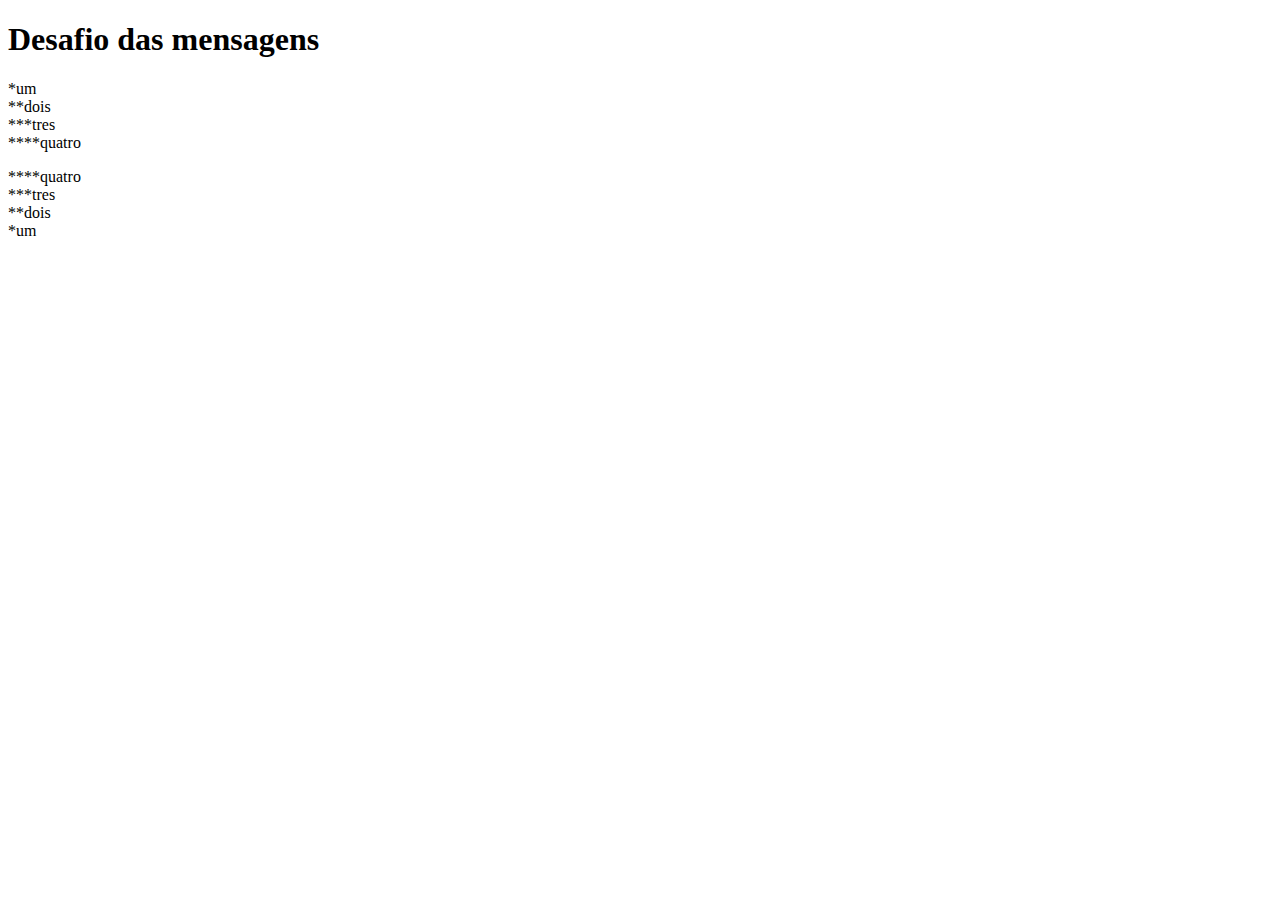
<file: D001/index.html>
<!DOCTYPE html>
<html lang="pt-br">
<head>
    <meta charset="UTF-8">
    <meta http-equiv="X-UA-Compatible" content="IE=edge">
    <meta name="viewport" content="width=device-width, initial-scale=1.0">
    <title>desafio</title>
    <h1>Desafio das mensagens</h1>
</head>
<p> *um <br>
**dois <br>
***tres <br>
****quatro <br>
</p>

<body>
    <p>****quatro <br>
        ***tres <br>
        **dois <br>
        *um <br>
    </p>

    
</body>
</html>
</file>
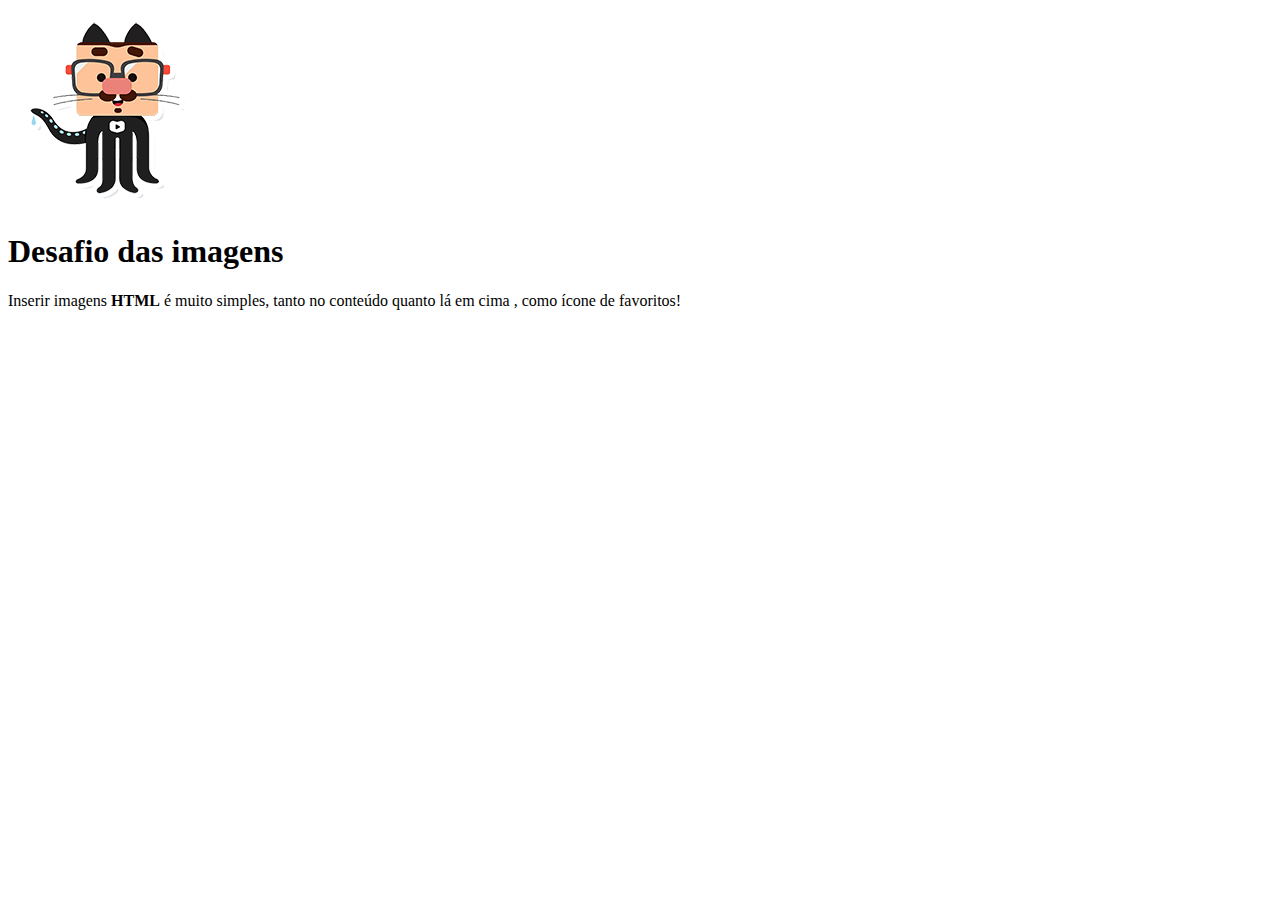
<file: D002/index.html>
<!DOCTYPE html>
<html lang="Pt-Br">
<head>
    <meta charset="UTF-8">
    <meta http-equiv="X-UA-Compatible" content="IE=edge">
    <meta name="viewport" content="width=device-width, initial-scale=1.0">
   <link rel="shortcut icon" href="github-logo.png" type="image/x-icon">
    <title>imagens</title>
    
    <img src="github-m.png" alt="">
    
</head>
<body>
    <h1>Desafio das imagens</h1>
    <p>Inserir imagens <strong>HTML</strong> é muito simples, tanto no conteúdo quanto lá em cima , como ícone de favoritos!</p>
</body>
</html>
</file>
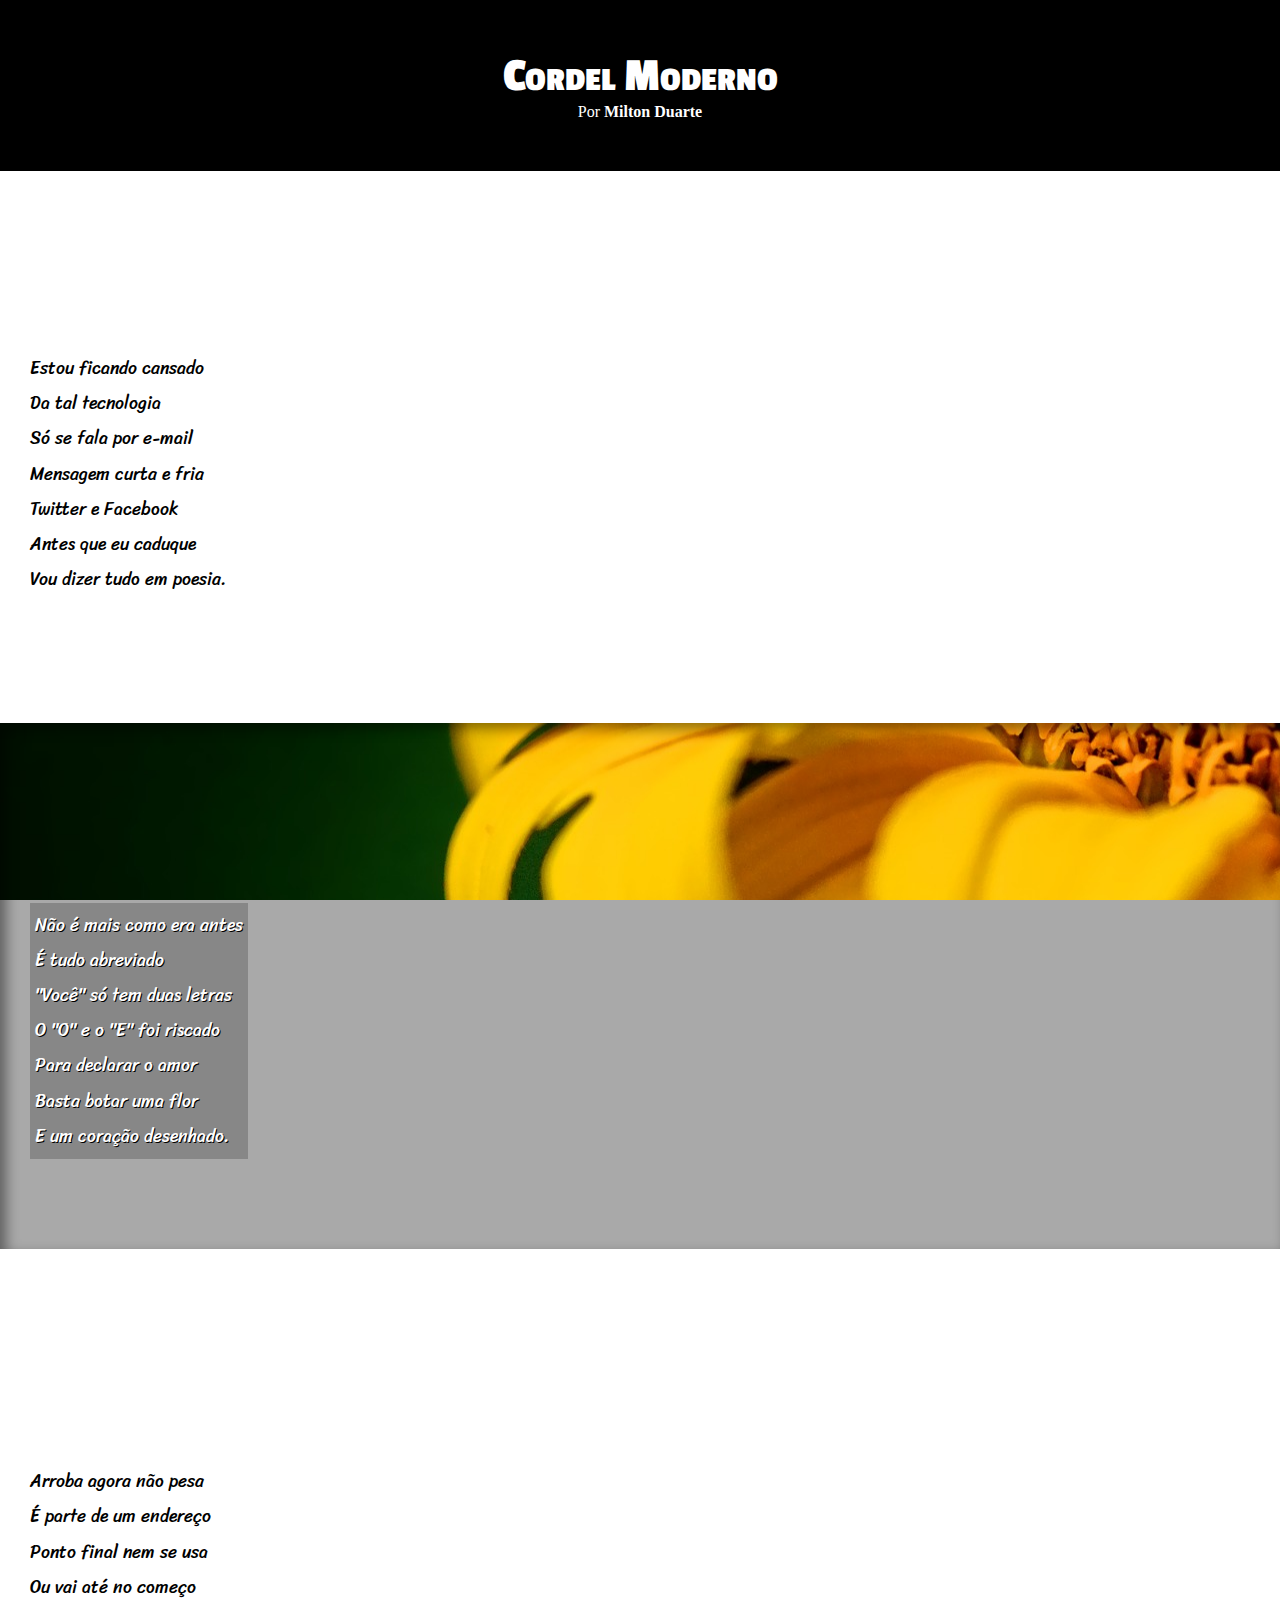
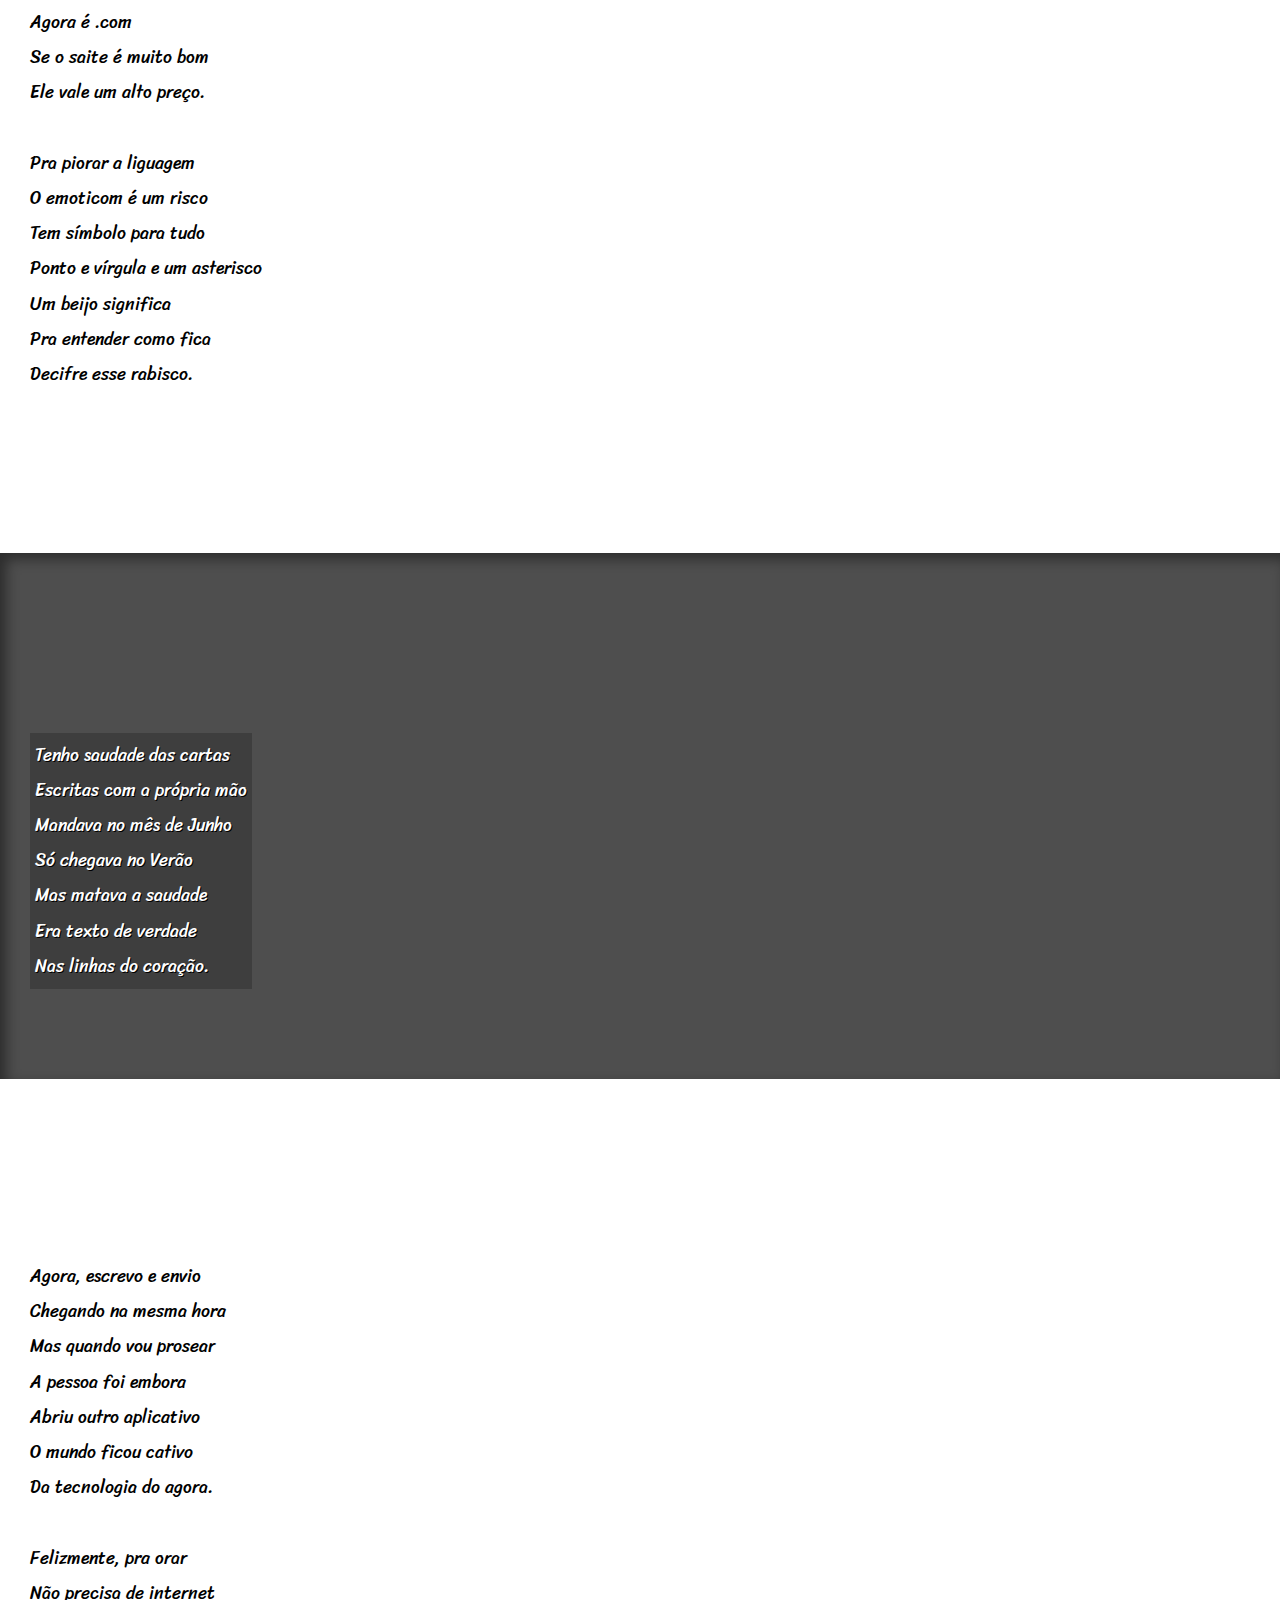
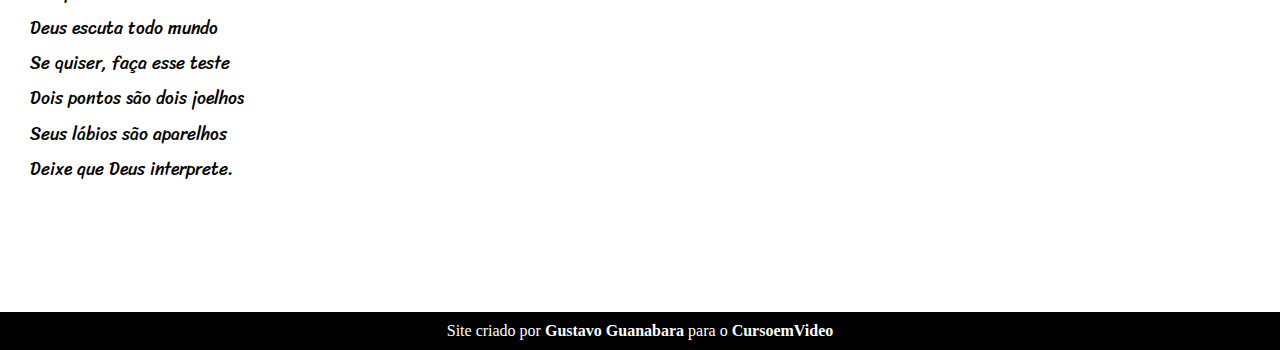
<file: d012/index.html>
<!DOCTYPE html>
<html lang="pt-br">
<head>
    <meta charset="UTF-8">
    <meta http-equiv="X-UA-Compatible" content="IE=edge">
    <meta name="viewport" content="width=device-width, initial-scale=1.0">
    <title>Cordel Moderno</title>
    <link rel="stylesheet" href="estilo/nstyle.css">
</head>
<body>
 <header>
     <h1>
        Cordel Moderno

     </h1>
     <p>
        Por <a href=" https://www.recantodasletras.com.br/poesias/3186743" target="_blank">Milton Duarte</a>
    </p>
     
 </header>

    <section class="normal">
        <p>
            Estou ficando cansado <br>
            Da tal tecnologia <br>
            Só se fala por e-mail <br>
            Mensagem curta e fria <br>
            Twitter e Facebook <br>
            Antes que eu caduque <br>
            Vou dizer tudo em poesia.
        </p>
    </section>

    

    <section class="imagem" id="img01">
        <p>
            Não é mais como era antes <br>
            É tudo abreviado <br>
            "Você" só tem duas letras <br>
            O "O" e o "E" foi riscado <br>
            Para declarar o amor <br>
            Basta botar uma flor <br>
            E um coração desenhado.
        </p>
    </section>

    

    <section class="normal">
        <p>
            <p>
                Arroba agora não pesa <br>
                É parte de um endereço <br>
                Ponto final nem se usa <br>
                Ou vai até no começo <br>
                Agora é .com <br>
                Se o saite é muito bom <br>
                Ele vale um alto preço. <br>
            </p>
            <p>
                Pra piorar a liguagem <br>
                O emoticom é um risco <br>
                Tem símbolo para tudo <br>
                Ponto e vírgula e um asterisco <br>
                Um beijo significa <br>
                Pra entender como fica <br>
                Decifre esse rabisco.
            </p>
        </p>
    </section>

    

    <section class="imagem" id="img02">
        <p>
            Tenho saudade das cartas <br>
            Escritas com a própria mão <br>
            Mandava no mês de Junho <br>
            Só chegava no Verão <br>
            Mas matava a saudade <br>
            Era texto de verdade <br>
            Nas linhas do coração.
        </p>
    </section>

    

    <section class="normal">
        
            <p>
                Agora, escrevo e envio <br>
                Chegando na mesma hora <br>
                Mas quando vou prosear <br>
                A pessoa foi embora <br>
                Abriu outro aplicativo <br>
                O mundo ficou cativo <br>
                Da tecnologia do agora. <br>
            </p>
            <p>
                Felizmente, pra orar <br>
                Não precisa de internet <br>
                Deus escuta todo mundo <br>
                Se quiser, faça esse teste <br>
                Dois pontos são dois joelhos <br>
                Seus lábios são aparelhos <br>
                Deixe que Deus interprete.
            </p>
        
    </section>

    <footer>
        <p>Site criado por <a href="https://gustavoguanabara.giyhub.io" target="_blank">Gustavo Guanabara</a> para o <a href="https://www.cursoemvideo.com" target="_blank">CursoemVideo</a></p>
    </footer>
    
</body>
</html>
</file>
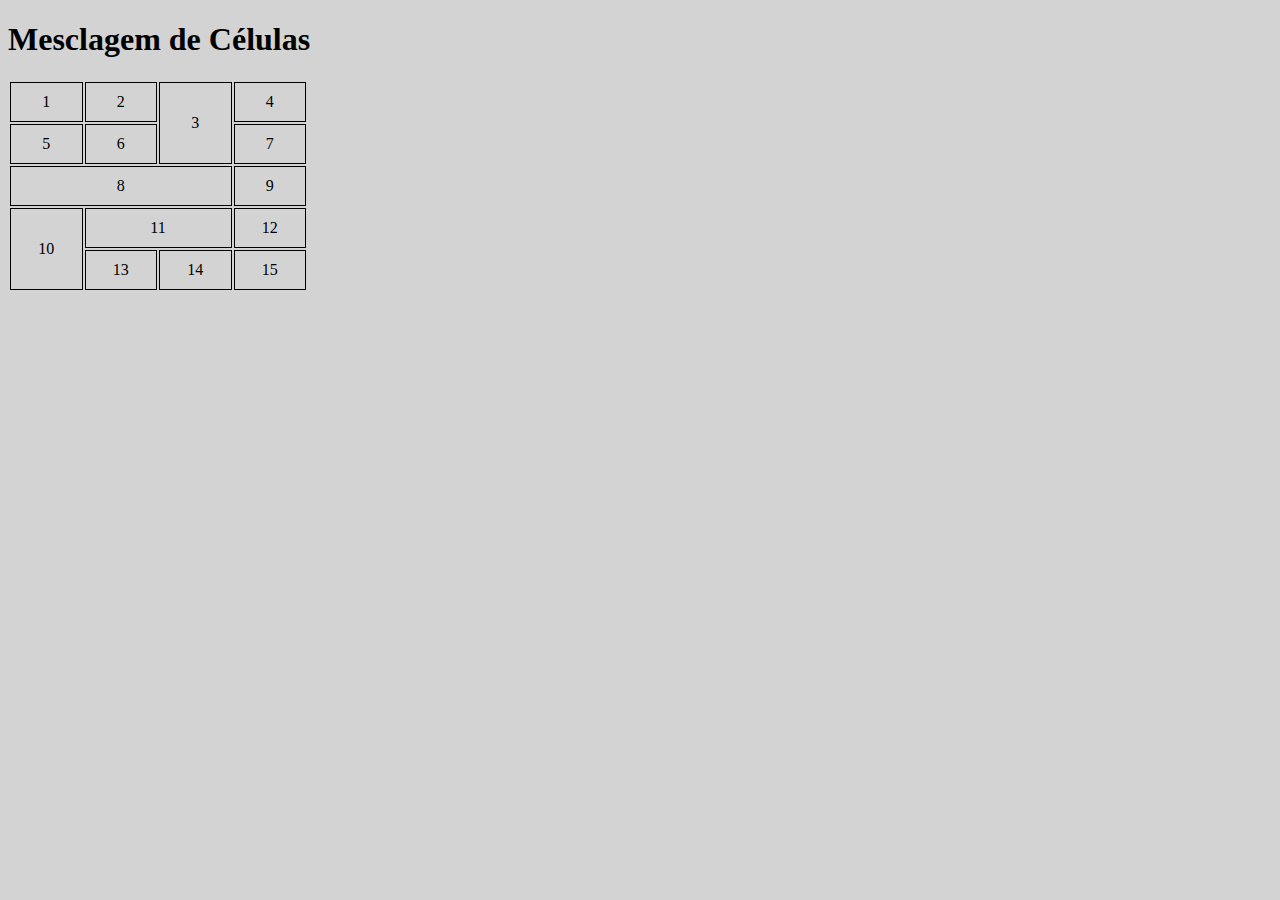
<file: d013/index.html>
<!DOCTYPE html>
<html lang="pt-br">
<head>
    <meta charset="UTF-8">
    <meta http-equiv="X-UA-Compatible" content="IE=edge">
    <meta name="viewport" content="width=device-width, initial-scale=1.0">
    <title>desafio 013</title>
    <style>
        body{
            background-color: lightgray;

        }
        table{
           width: 300px;
        }
       td{
       border: 1px solid black;
       padding: 10px;
       text-align: center;
       }
    </style>
</head>
<body>
    <h1>Mesclagem de Células</h1>
    <table>
        <tr>
            <td>1</td>
            <td>2</td>
            <td rowspan="2">3</td>
            <td>4</td>
        </tr>
        <tr>
           
            <td>5</td>
            <td>6</td>
            <td>7</td>
        </tr>
        <tr>
            <td colspan="3">8</td>
            <td>9</td>
            
        </tr>
        <tr>
            <td rowspan="2">10</td>
            <td colspan="2">11</td>
            <td>12</td>
            
        </tr>
        <tr>
            <td>13</td>
            <td>14</td>
            <td>15</td>
            
        </tr>
        <tr>
            
        </tr>
    </table>
    
</body>
</html>
</file>
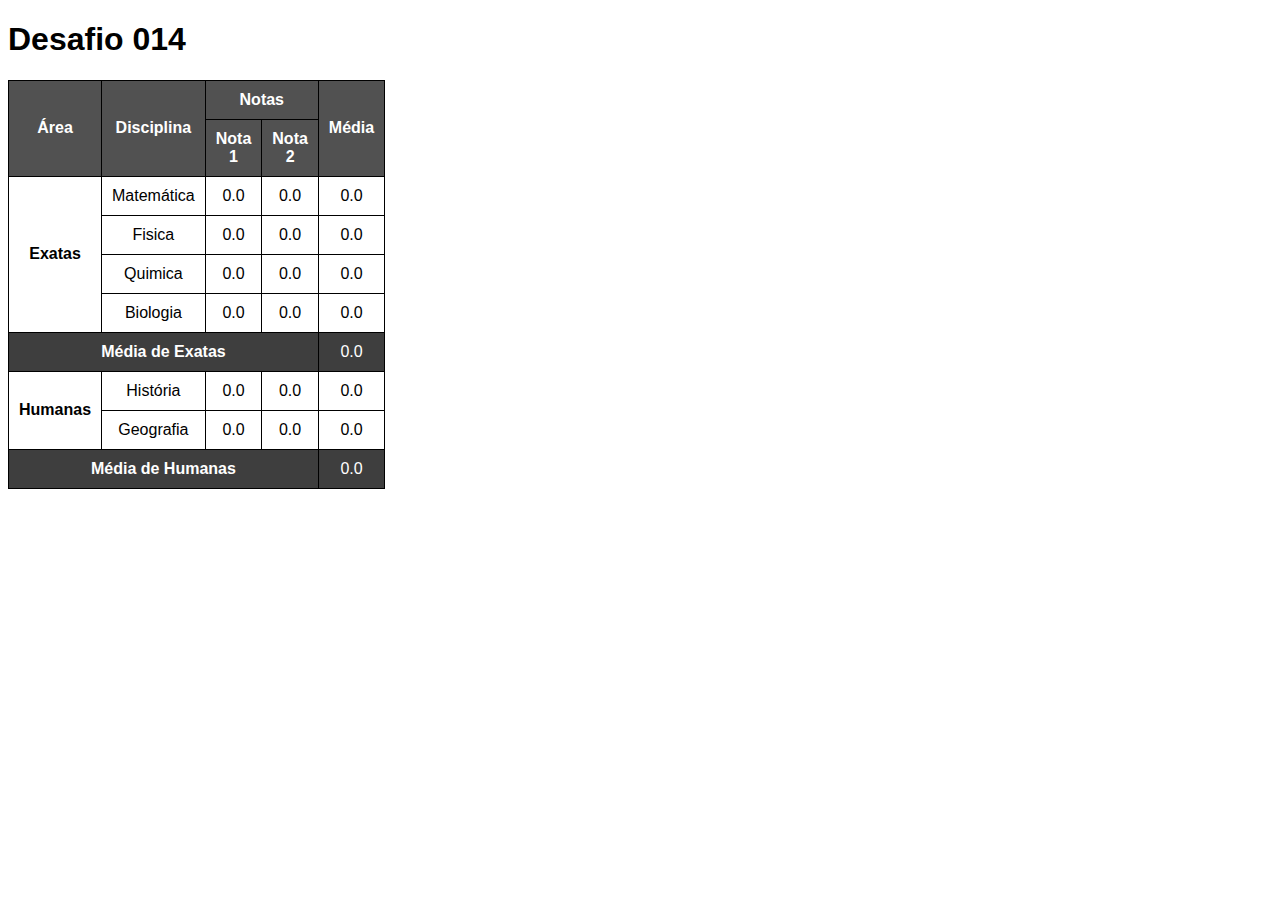
<file: d014/index.html>
<!DOCTYPE html>
<html lang="pt-br">
<head>
    <meta charset="UTF-8">
    <meta http-equiv="X-UA-Compatible" content="IE=edge">
    <meta name="viewport" content="width=device-width, initial-scale=1.0">
    <title>tabelas</title>
    <style>
        body{
            font-family: Arial, Helvetica, sans-serif;
        }

        table{
           border-collapse: collapse;
           width: 300px;
           
            
        }
       tr, td{
            border: 1px solid black;
            padding: 10px;
            text-align: center;
           
        }
        th{
            border: 1px solid black;
            padding: 10px;
           
        }
        thead{
            background-color: rgba(0, 0, 0, 0.684);
            color: white;

        }
        .menu{
            background-color: rgba(0, 0, 0, 0.758);
            color: white;
        }
    </style>
</head>
<body>
    <h1>Desafio 014</h1>
    <table>
        <thead>
            <tr>
                <th rowspan="2">Área</th>
                        <th rowspan="2">Disciplina</th>
                        <th colspan="2">Notas</th>
                        <th rowspan="2">Média</th>
                        
            </tr>
            <tr>
                <th>Nota 1</th>
                <th>Nota 2</th>
               
            </tr>
            

        </thead>
            
                
            
            <tbody>
                <tr>
                    <th rowspan="5">Exatas</th>
                </tr>
                <tr>
                    <td>Matemática</td>
                    <td>0.0</td>
                    <td>0.0</td>
                    <td>0.0</td>
                    
                    
                </tr>
                <tr>
                    <td>Fisica</td>
                    <td>0.0</td>
                    <td>0.0</td>
                    <td>0.0</td>
                  
                </tr>
                <tr>
                      <td>Quimica</td>
                      <td>0.0</td>
                      <td>0.0</td>
                      <td>0.0</td>
                    
                </tr>
                <tr>
                    <td>Biologia</td>
                    <td>0.0</td>
                    <td>0.0</td>
                    <td>0.0</td>
                </tr>
                <tr>
                    <th colspan="4" class="menu">Média de Exatas</th>
                    <td class="menu">0.0</td>
                </tr>
                <tr>
                    <th rowspan="3">Humanas</th>
                </tr>
                <tr>
                    <td>História</td>
                    <td>0.0</td>
                    <td>0.0</td>
                    <td>0.0</td>
                    
                </tr>
                <tr>
                    <td>Geografia</td>
                    <td>0.0</td>
                    <td>0.0</td>
                    <td>0.0</td>

                </tr>
                
            </tbody>
            <tr>
                <th colspan="4" class="menu">Média de Humanas</th>
                <td class="menu">0.0</td>
            </tr>



        
        

        
    </table>
    
</body>
</html>
</file>
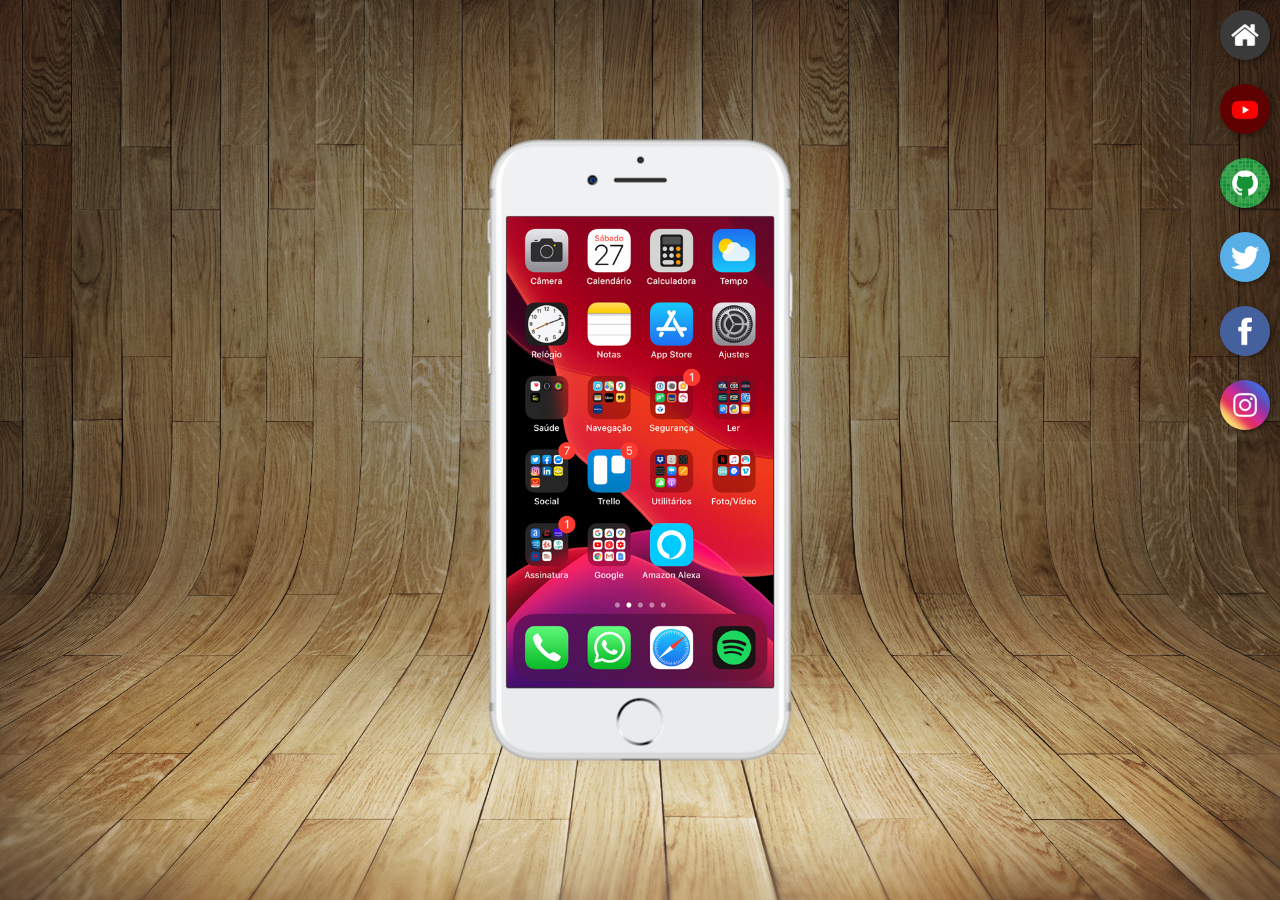
<file: projeto-social/index.html>
<!DOCTYPE html>
<html lang="pt-br">
<head>
    <meta charset="UTF-8">
    <meta http-equiv="X-UA-Compatible" content="IE=edge">
    <meta name="viewport" content="width=device-width, initial-scale=1.0">
    <link rel="shortcut icon" href="favicon.ico" type="image/x-icon">
    <title>Projeto Redes Sociais</title>
    <link rel="stylesheet" href="estilos/style.css">

</head>
<body>
   <main>
         <section id="telefone">
            <iframe  src="home.html" name="tela" id="tela" frameborder="0">
                Seu navegador não é compativel com isso.
            </iframe>

        </section>
        <section id="redes-sociais">

            <a href="home.html" target="tela"><img src="imagens/logo-home.jpg" alt="Home"></a><br>
            <a href="youtube.html" target="tela"><img src="imagens/logo-youtube.jpg" alt="YouTube"></a><br>
            <a href="github.html" target="tela"><img src="imagens/logo-github.jpg" alt="github"></a><br>
            <a href="twitter.html" target="tela"><img src="imagens/logo-twitter.jpg" alt="Twitter"></a><br>
            <a href="facebook.html" target="tela"><img src="imagens/logo-facebook.jpg" alt="Facebook"></a><br>
            <a href="instagram.html" target="tela"><img src="imagens/logo-instagram.jpg" alt="Instagram"></a>

        </section>

    </main>
    
    
</body>
</html>
</file>
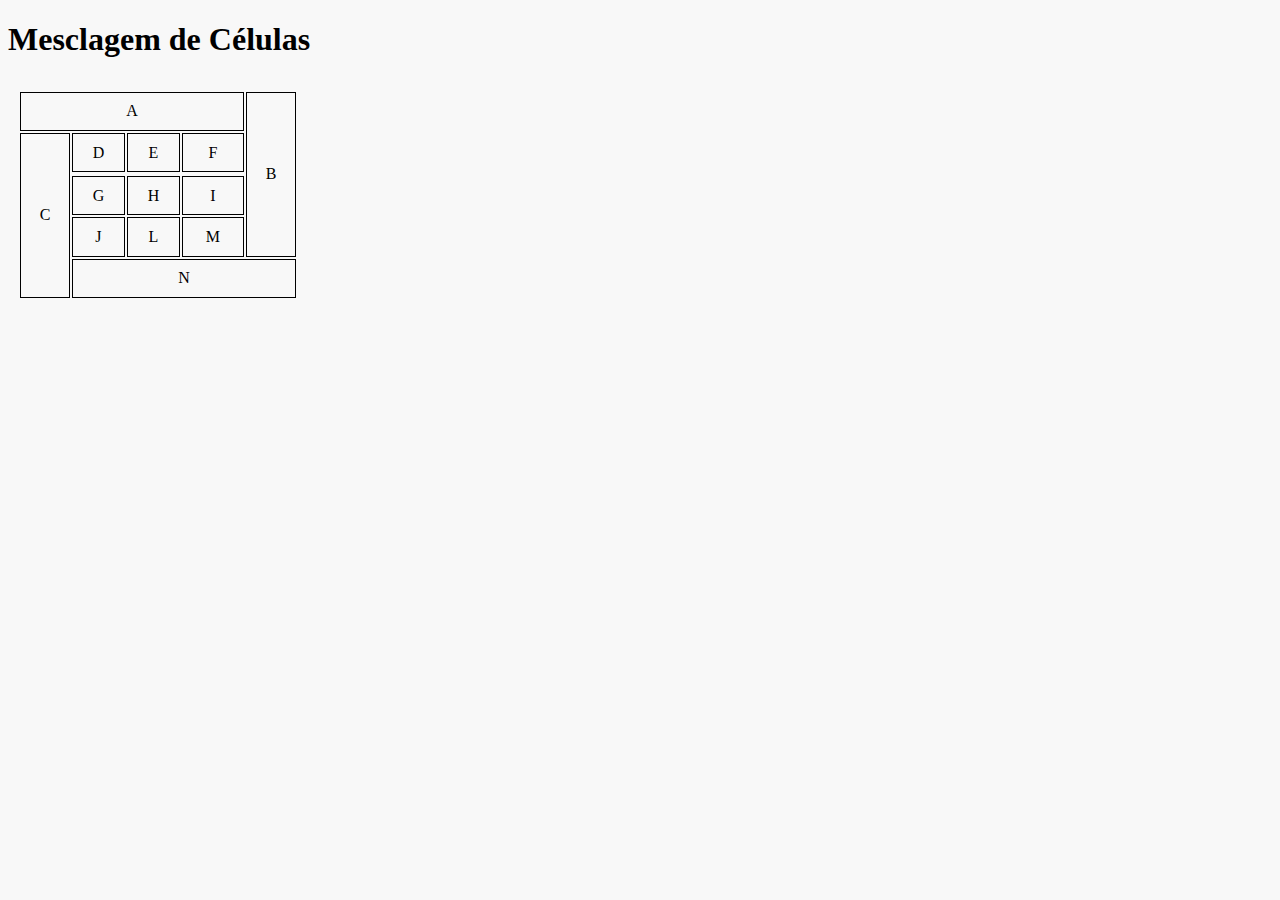
<file: d013/index1.html>
<!DOCTYPE html>
<html lang="pt-br">
<head>
    <meta charset="UTF-8">
    <meta http-equiv="X-UA-Compatible" content="IE=edge">
    <meta name="viewport" content="width=device-width, initial-scale=1.0">
    <title>tabelas</title>
    <style>
        body{
            background-color: rgb(248, 248, 248);

        }
        td{
            border: 1px solid black;
          
        }
        table{
            height: 230px;
            width: 300px;
            padding: 10px;
            text-align: center;
        }
    </style>
</head>
<body>
    <h1>Mesclagem de Células</h1>
    <table>
        <tr>
            <td colspan="6">A</td>
            <td rowspan="5">B</td>
        </tr>
        <tr>
            <td rowspan="6">C</td>
            <td>D</td>
            <td>E</td>
            <td>F</td>
        </tr>
        <tr>
            <tr>
                <td>G</td>
                <td>H</td>
                <td>I</td>
            </tr>
            <tr>
                <td>J</td>
                <td>L</td>
                <td>M</td>
            </tr>

            
           
        
          
        </tr>
        <tr>
            <td colspan="7">N</td>
            
        </tr>
    </table>
    
</body>
</html>
</file>
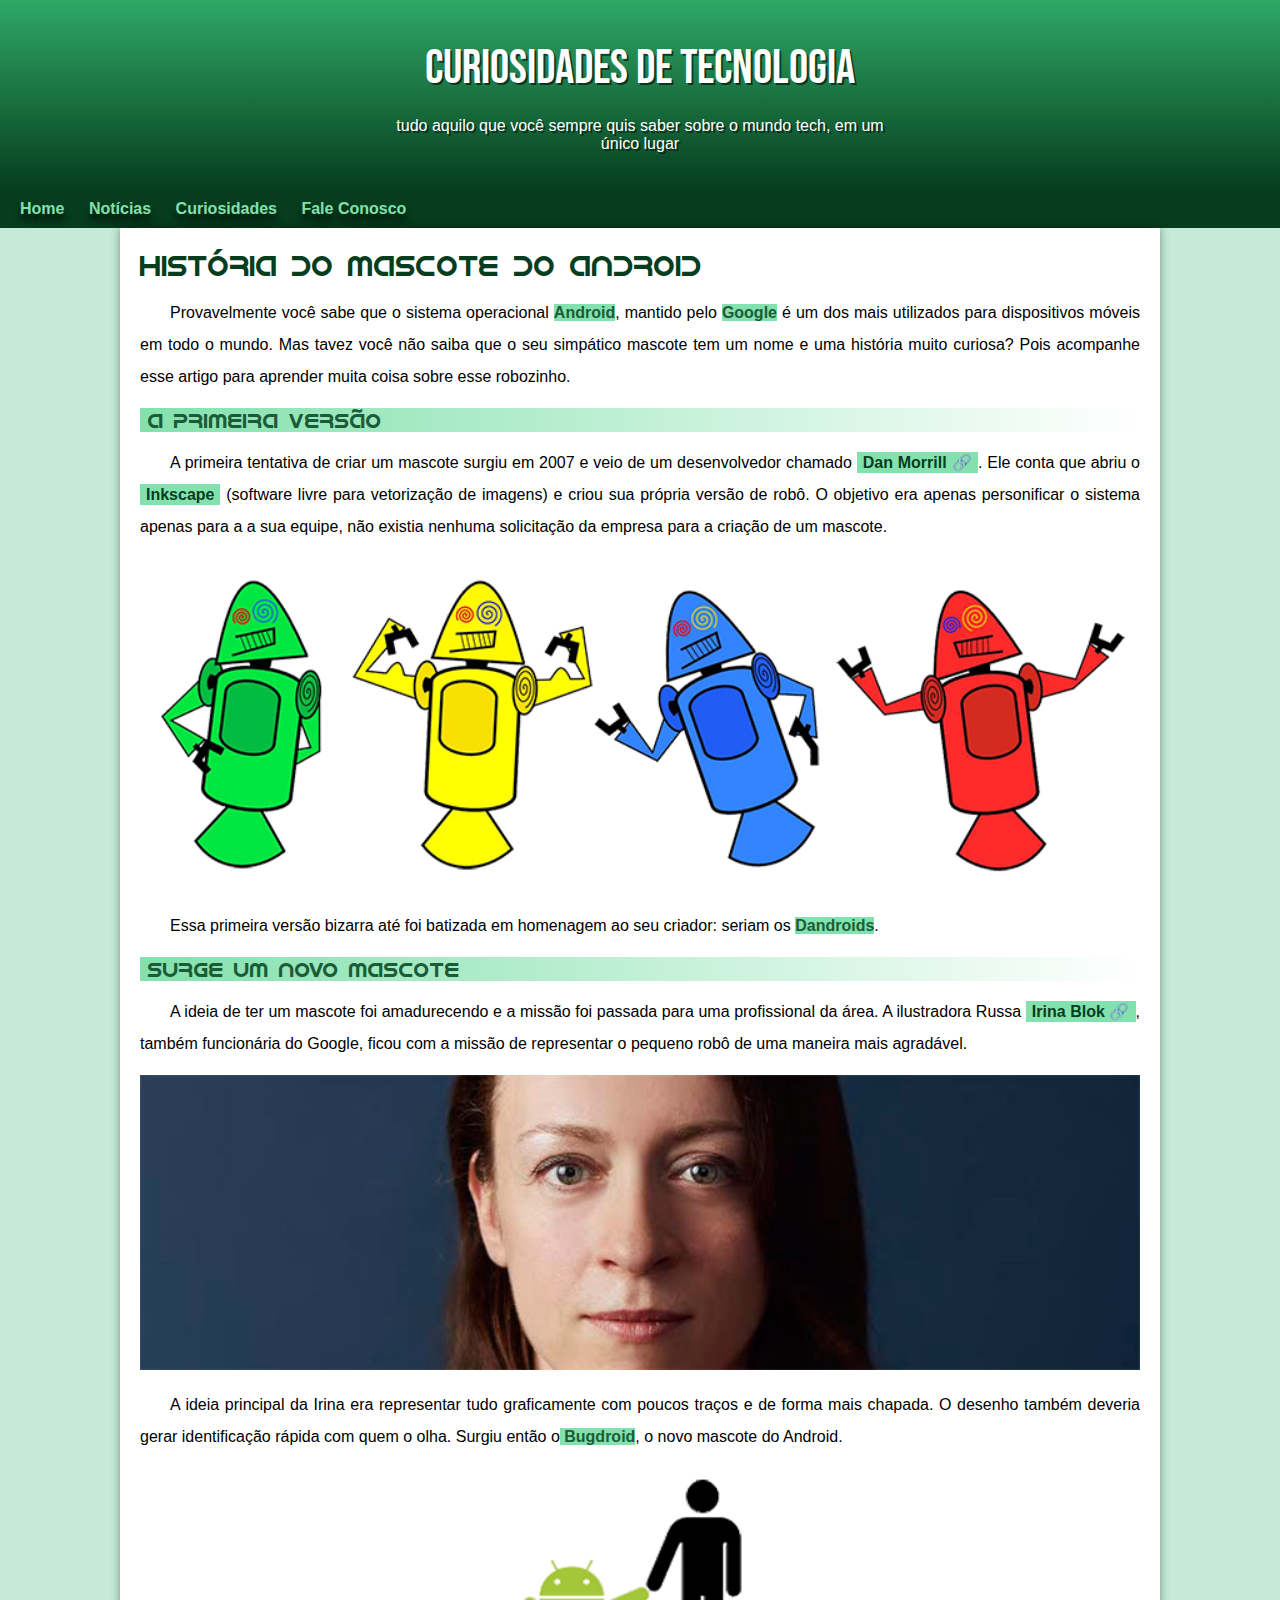
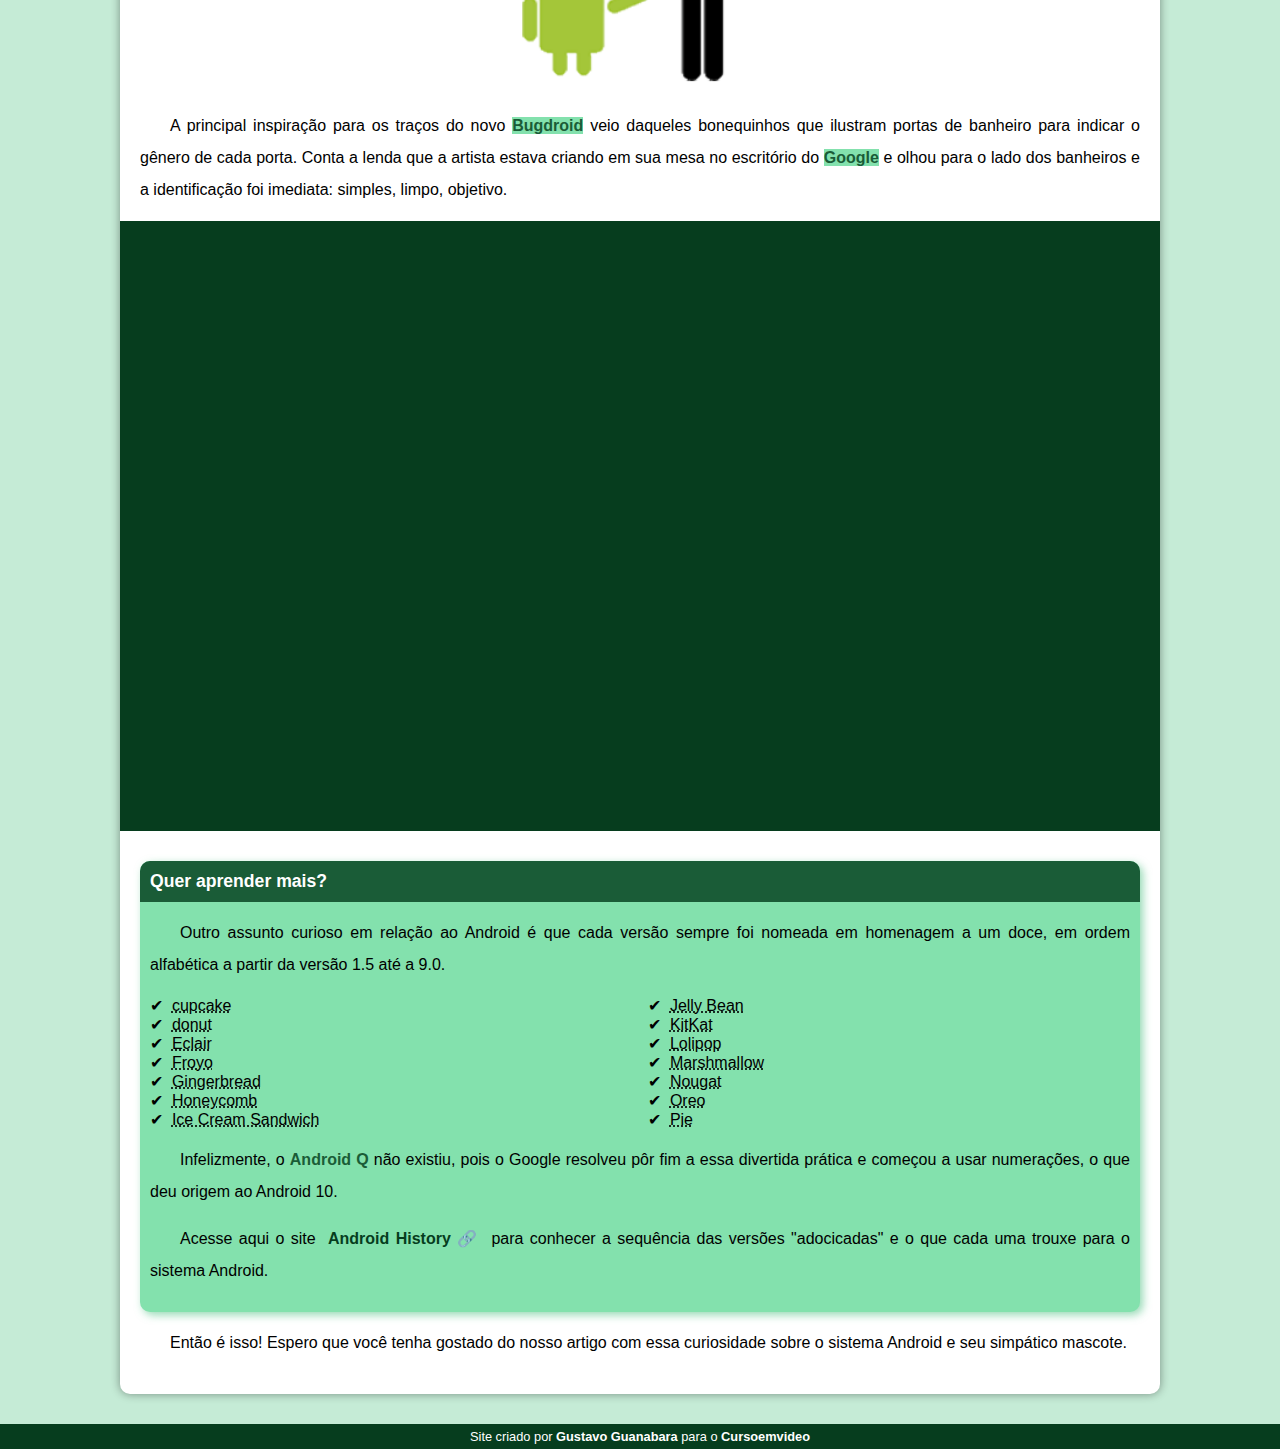
<file: D10/droid.html>
<!DOCTYPE html>
<html lang="pt-br">
<head>
    <meta charset="UTF-8">
    <meta http-equiv="X-UA-Compatible" content="IE=edge">
    <meta name="viewport" content="width=device-width, initial-scale=1.0">
    <title>Como surgiu o mascote do android</title>
    <link rel="shortcut icon" href="imagens/favicon.ico" type="image/x-icon">
    <link rel="stylesheet" href="estilo/style.css">
    

</head>
<body> 
    <header>
        <h1>Curiosidades de tecnologia</h1>
        <p>tudo aquilo que você sempre quis saber sobre o mundo tech, em um único lugar</p>
    </header>
    <nav>
        <a href="#">Home</a>
        <a href="#">Notícias</a>
        <a href="#">Curiosidades</a>
        <a href="#">Fale Conosco</a>
    </nav>
    <main>
        <article>
        <h1>História do Mascote do Android</h1>

        <p>Provavelmente você sabe que o sistema operacional <strong>Android</strong>, mantido pelo <strong>Google</strong> é um dos mais utilizados para dispositivos móveis em todo o mundo. Mas tavez você não saiba que o seu simpático mascote tem um nome e uma história muito curiosa? Pois acompanhe esse artigo para aprender muita coisa sobre esse robozinho.</p>

        <h2>A primeira versão</h2>

        <p>A primeira tentativa de criar um mascote surgiu em 2007 e veio de um desenvolvedor chamado <a href="https://androidcommunity.com/dan-morrill-shows-us-the-android-mascot-that-almost-was-20130103/" target="_blank" class="externo">Dan Morrill</a>. Ele conta que abriu o <a href="https://inkscape.org/" target="
            ">Inkscape</a> (software livre para vetorização de imagens) e criou sua própria versão de robô. O objetivo era apenas personificar o sistema apenas para a a sua equipe, não existia nenhuma solicitação da empresa para a criação de um mascote.</p>

         <picture>
            <source media="(max-width: 600px)" srcset="imagens/dan-droids-pq.png">
            <img src="imagens/dan-droids.png" alt="Primeiro mascote do Android"></picture>
        
        <p>Essa primeira versão bizarra até foi batizada em homenagem ao seu criador: seriam os <strong>Dandroids</strong>.</p>

        <h2>Surge um novo mascote</h2>

        <p>A ideia de ter um mascote foi amadurecendo e a missão foi passada para uma profissional da área. A ilustradora Russa <a href="https://www.irinablok.com/" target="_blank" class="externo">Irina Blok</a>, também funcionária do Google, ficou com a missão de representar o pequeno robô de uma maneira mais agradável.</p>

        <picture> 
            <source media="(max-width: 600px)" srcset="imagens/irina-blok.jpg.jpg">
            <img src="imagens/irina-blok.jpg" alt="Irina Blok, criadora do bugdroid"></picture>

        <p>A ideia principal da Irina era representar tudo graficamente com poucos traços e de forma mais chapada. O desenho também deveria gerar identificação rápida com quem o olha. Surgiu então o<strong> Bugdroid</strong>, o novo mascote do Android.</p>

        <img src="imagens/bugdroid.png" class="pequena" alt="">

        <p>A principal inspiração para os traços do novo <strong>Bugdroid</strong> veio daqueles bonequinhos que ilustram portas de banheiro para indicar o gênero de cada porta. Conta a lenda que a artista estava criando em sua mesa no escritório do <strong>Google</strong> e olhou para o lado dos banheiros e a identificação foi imediata: simples, limpo, objetivo.</p>

        <div class="video">
            <iframe width="560" height="315" src="https://www.youtube.com/embed/l2UDgpLz20M" title="YouTube video player" frameborder="0" allow="accelerometer; autoplay; clipboard-write; encrypted-media; gyroscope; picture-in-picture; web-share" allowfullscreen></iframe>
        </div>
        
         <aside>
        <h3>Quer aprender mais? </h3>

        <p>Outro assunto curioso em relação ao Android é que cada versão sempre foi nomeada em homenagem a um doce, em ordem alfabética a partir da versão 1.5 até a 9.0.</p>

        <ul>
           
           <li><abbr title="Bolo de copo">cupcake</abbr></li>
           <li><abbr title="Rosquinha">donut</abbr></li>
           <li><abbr title="Bomba de chocolate">Eclair</abbr></li>
           <li><abbr title="Iogurte Congelado">Froyo</abbr></li>
           <li><abbr title="Pão de Gengibre">Gingerbread</abbr></li>
           <li><abbr title="Favo de mel">Honeycomb</abbr></li>
           <li><abbr title="Sanduíche de Sorvete">Ice Cream Sandwich</abbr></li>
           <li><abbr title="Jujuba">Jelly Bean</abbr></li>
           <li><abbr title="KitKat">KitKat</abbr></li>
           <li><abbr title="Pirulito">Lolipop</abbr></li>
           <li><abbr title="Marshmallow">Marshmallow</abbr></li>
           <li><abbr title="Torrone">Nougat</abbr></li>
           <li><abbr title="Biscoito">Oreo</abbr></li>
           <li><abbr title="Torta">Pie</abbr></li>

        </ul>

        <p>Infelizmente, o <strong>Android Q</strong> não existiu, pois o Google resolveu pôr fim a essa divertida prática e começou a usar numerações, o que deu origem ao Android 10.</p>

        <p>Acesse aqui o site <a href="https://www.android.com/intl/en_uk/history/" target="_blank" class="externo">Android History</a> para conhecer a sequência das versões "adocicadas" e o que cada uma trouxe para o sistema Android.</p>
         </aside>
        

        <p>Então é isso! Espero que você tenha gostado do nosso artigo com essa curiosidade sobre o sistema Android e seu simpático mascote.</p>
        </article>

    </main>
    <footer>
        <p>Site criado por <a href="https://github.com/gustavoguanabara" target="_blank">Gustavo Guanabara</a> para o <a href="https://www.youtube.com/@CursoemVideo" target="_blank">Cursoemvideo</a></p>
    </footer>
    
    
   
    
</body>
</html>
</file>
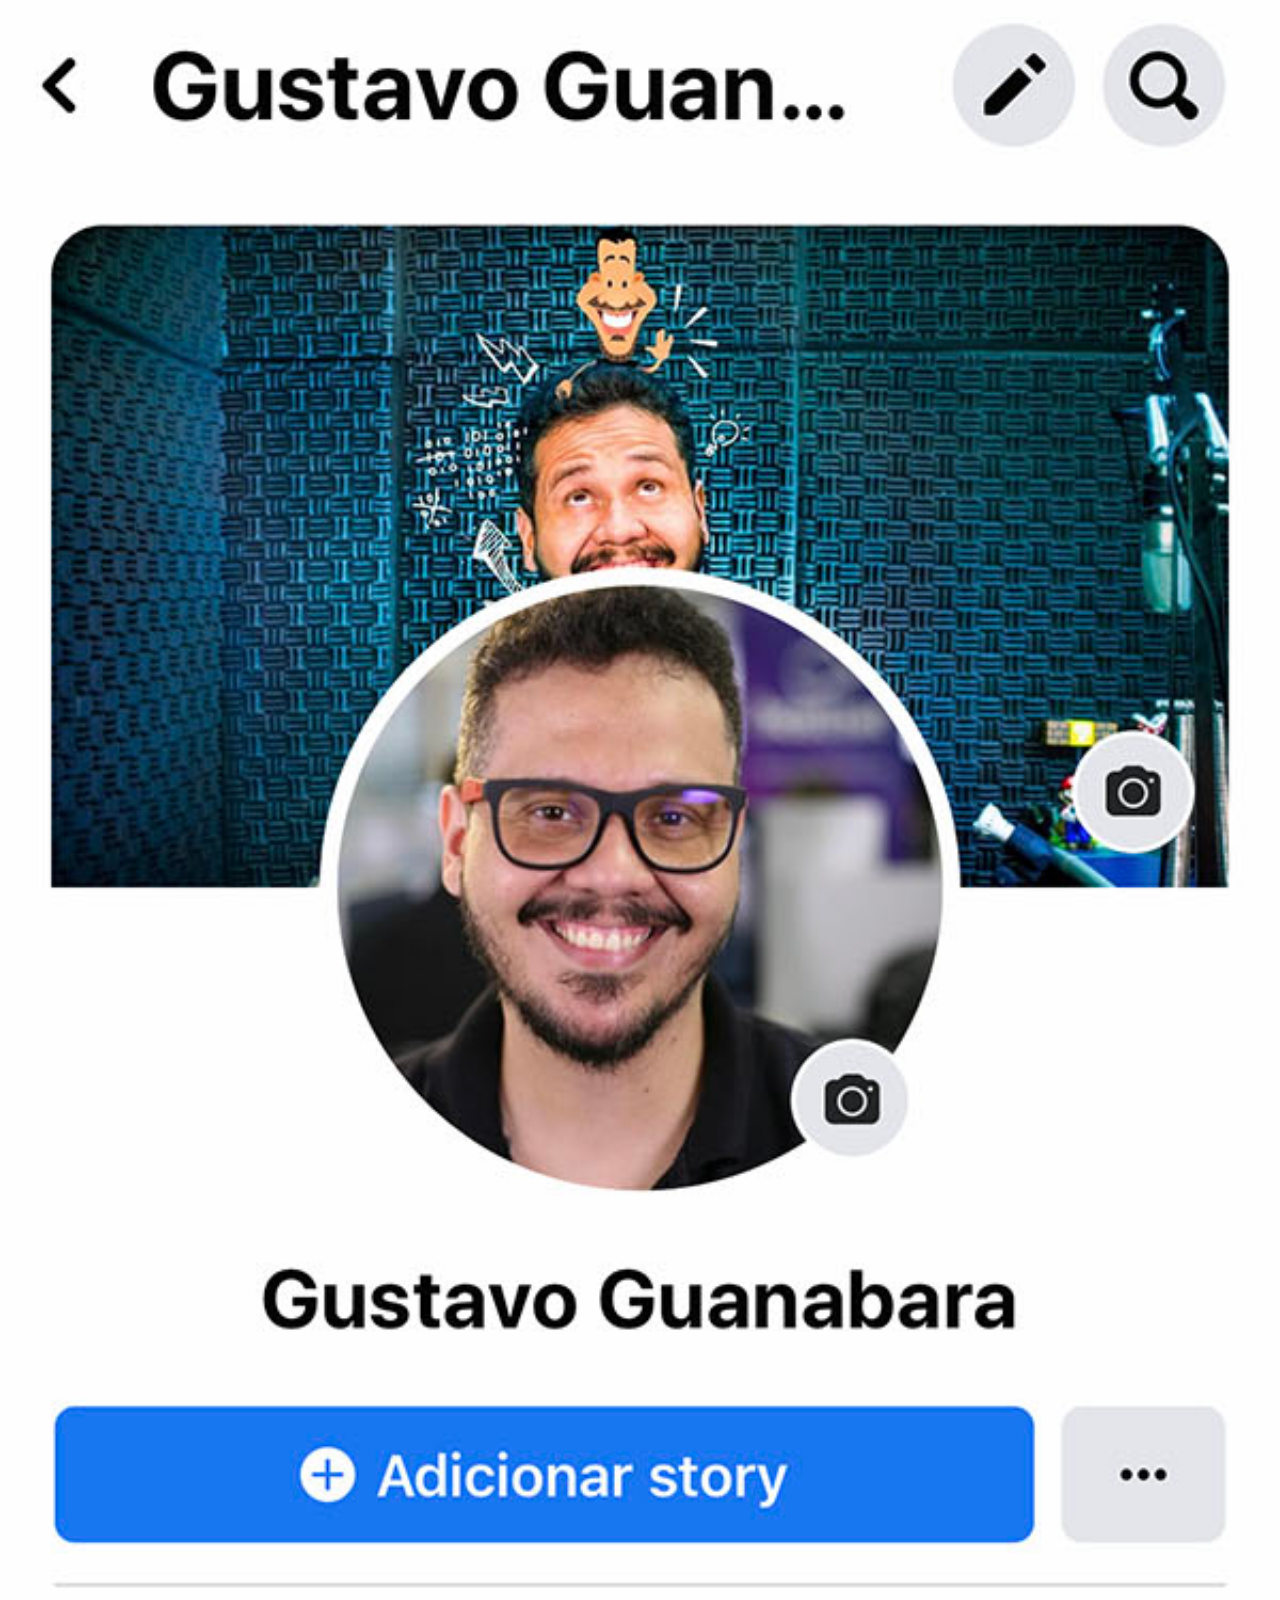
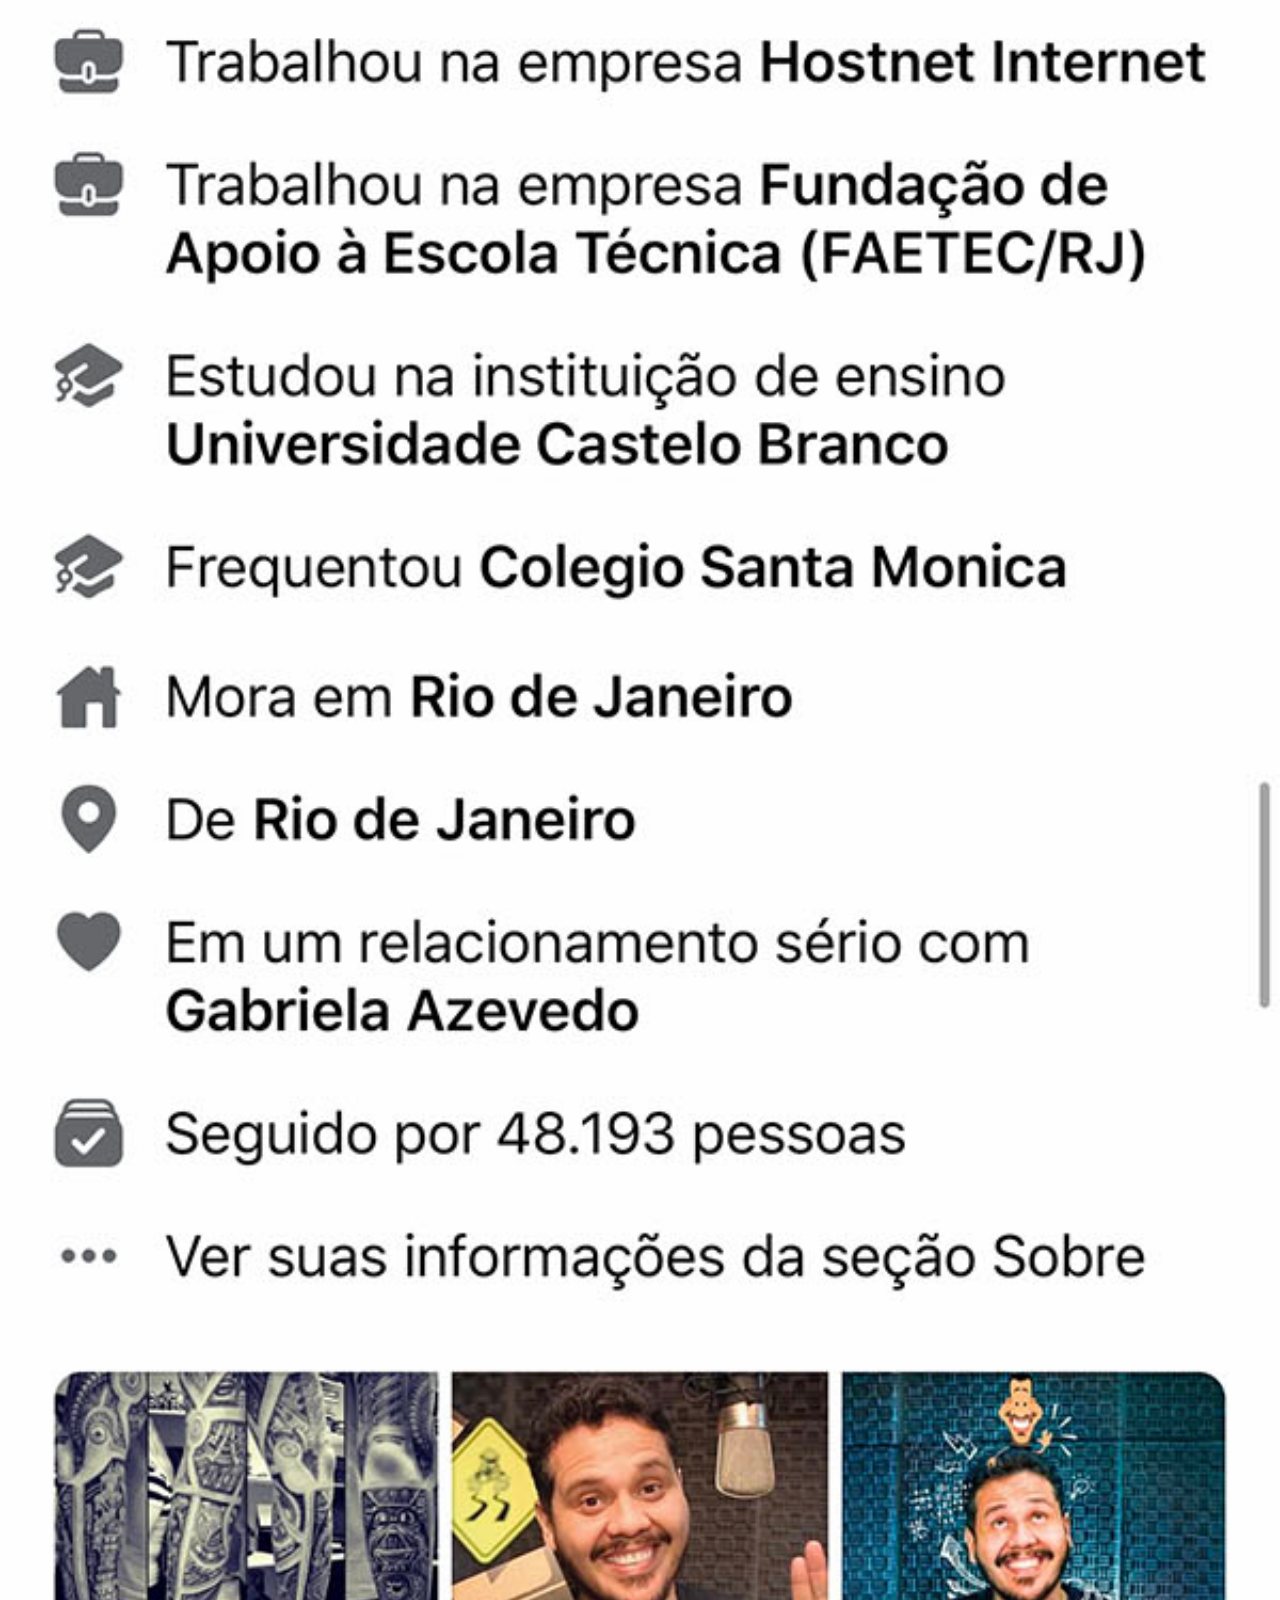
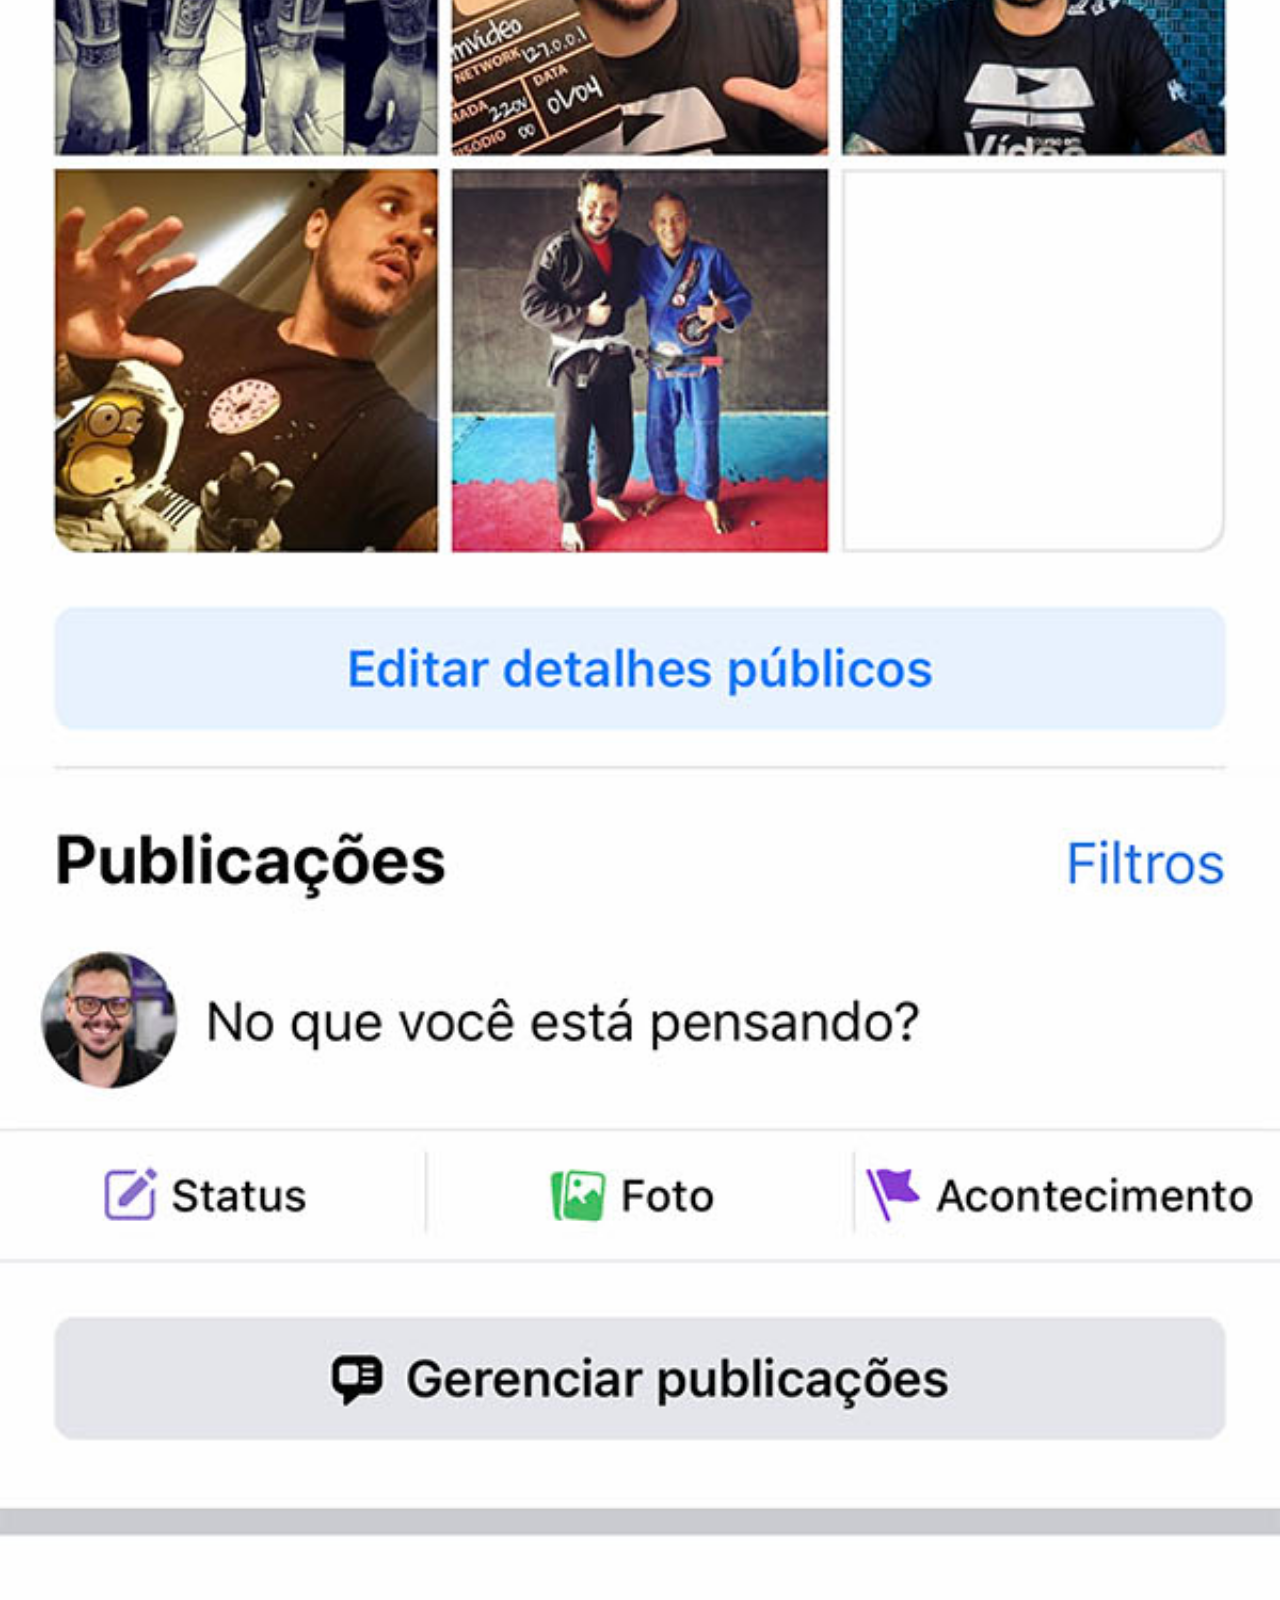
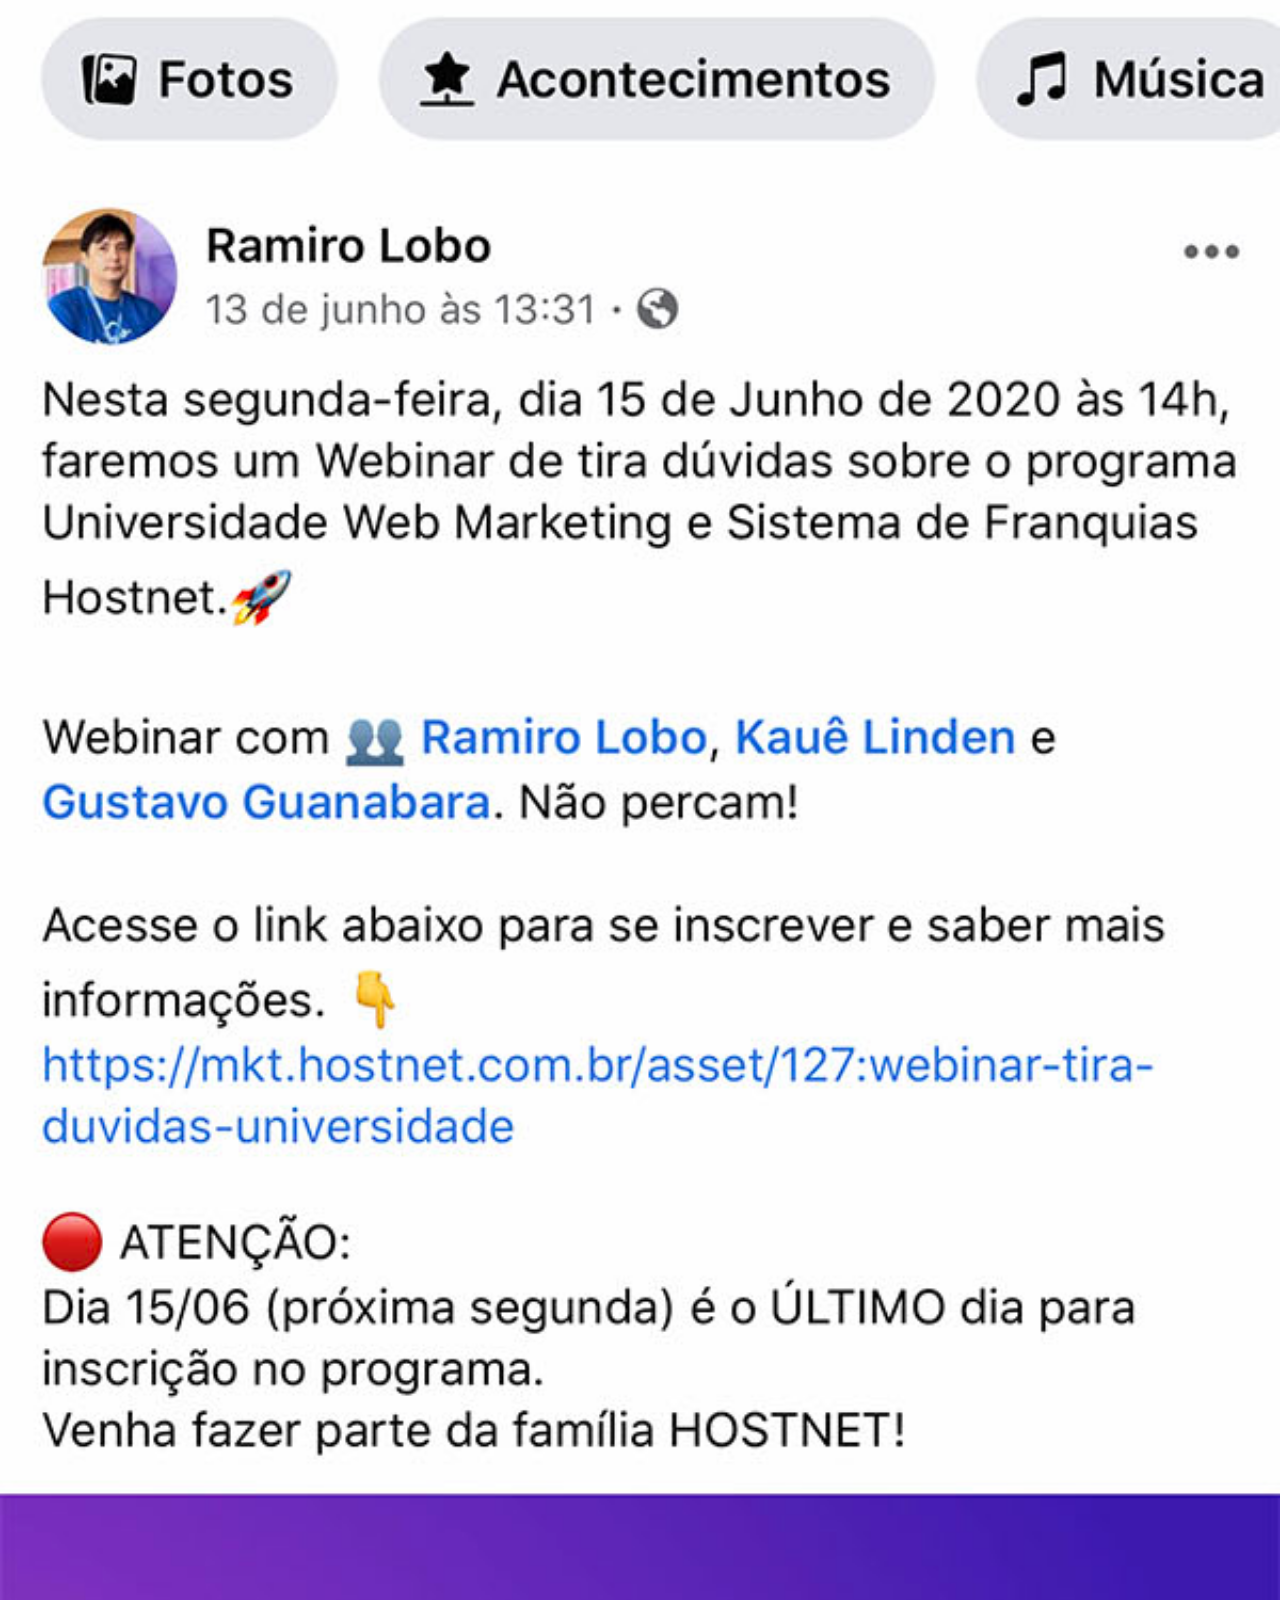
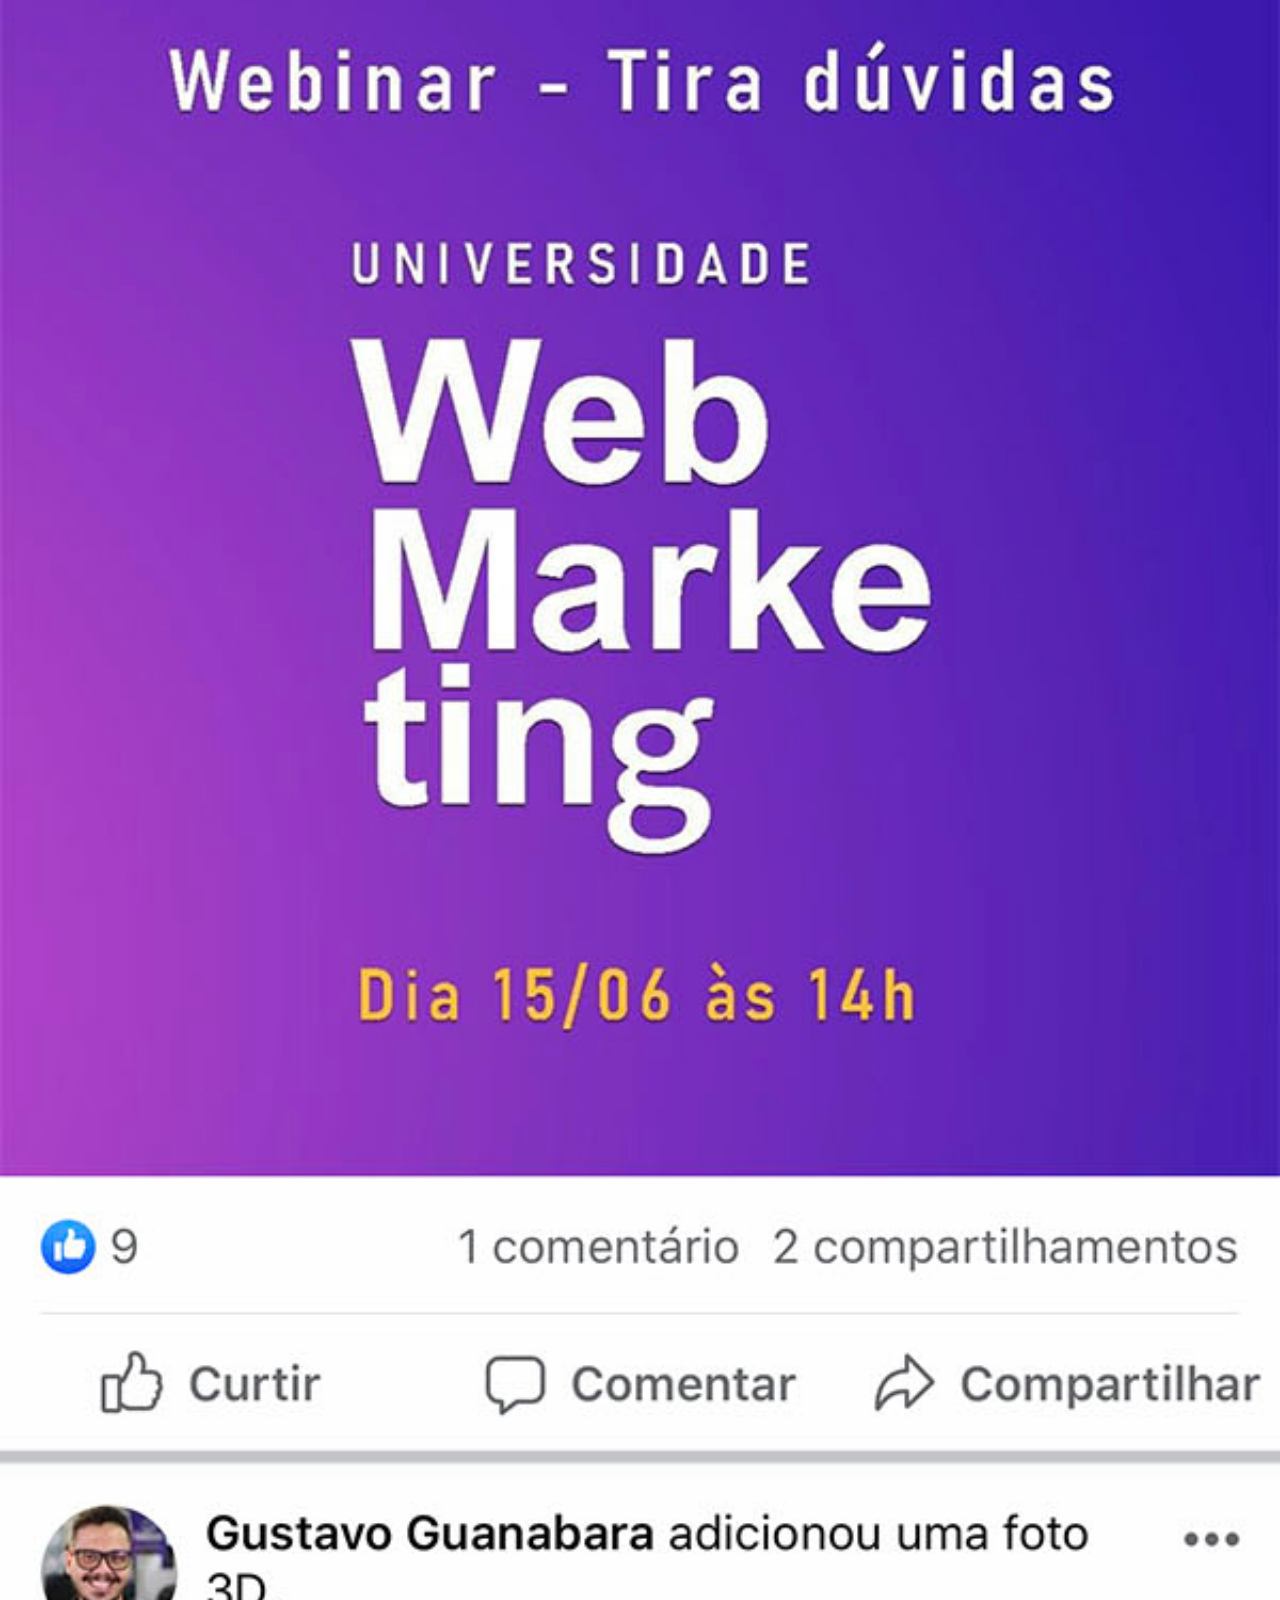
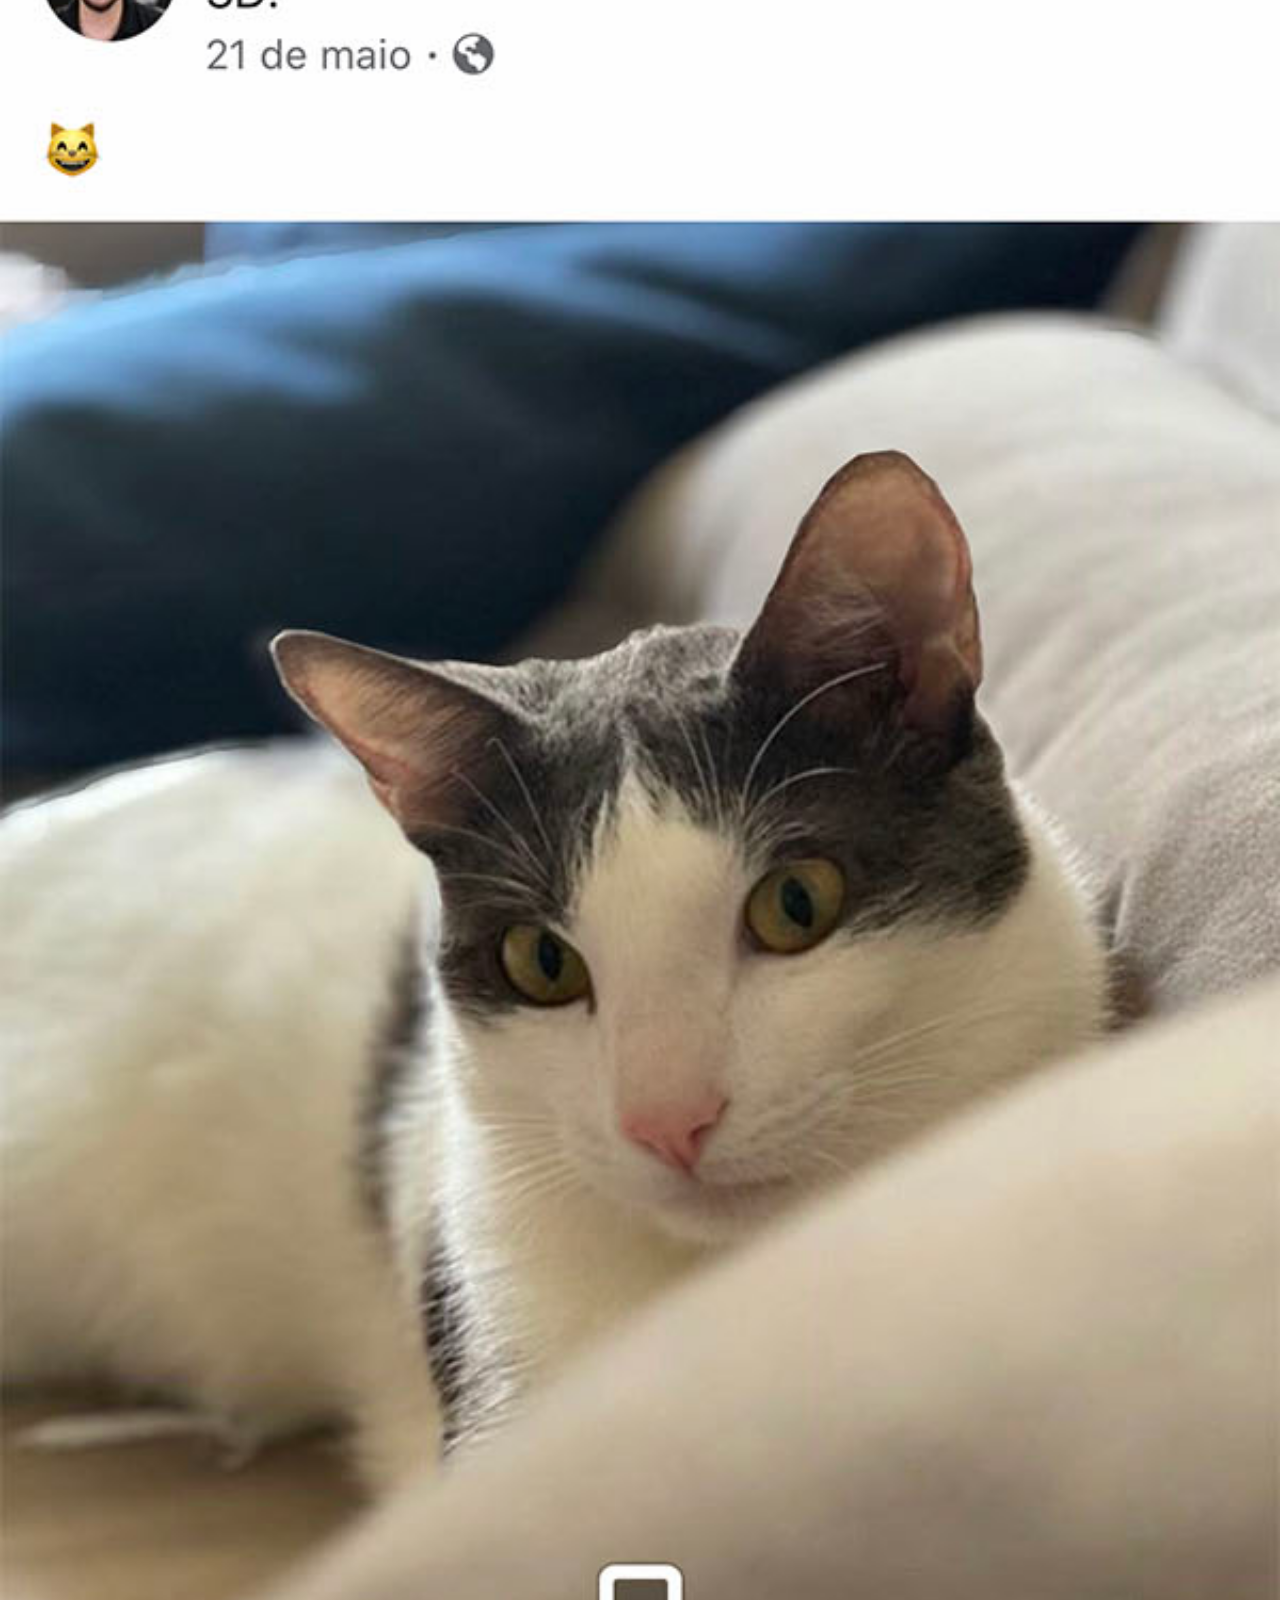
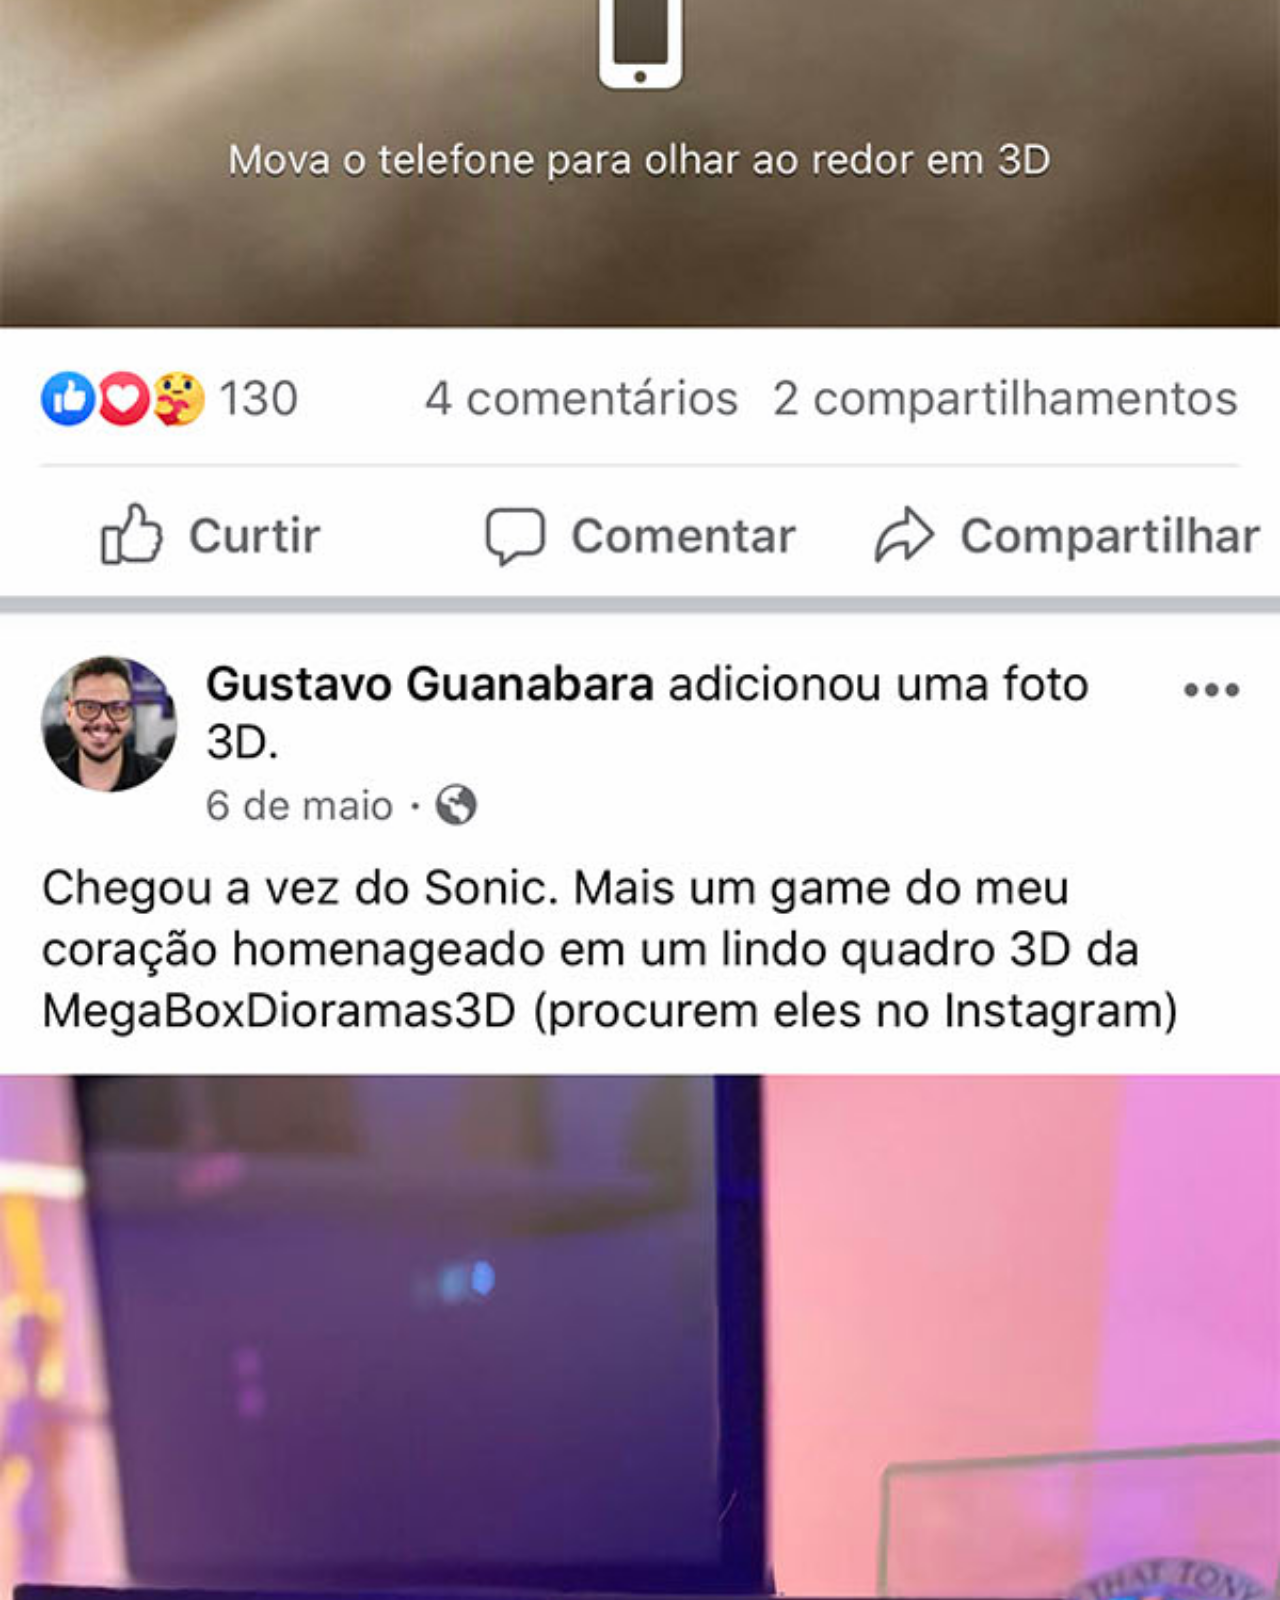
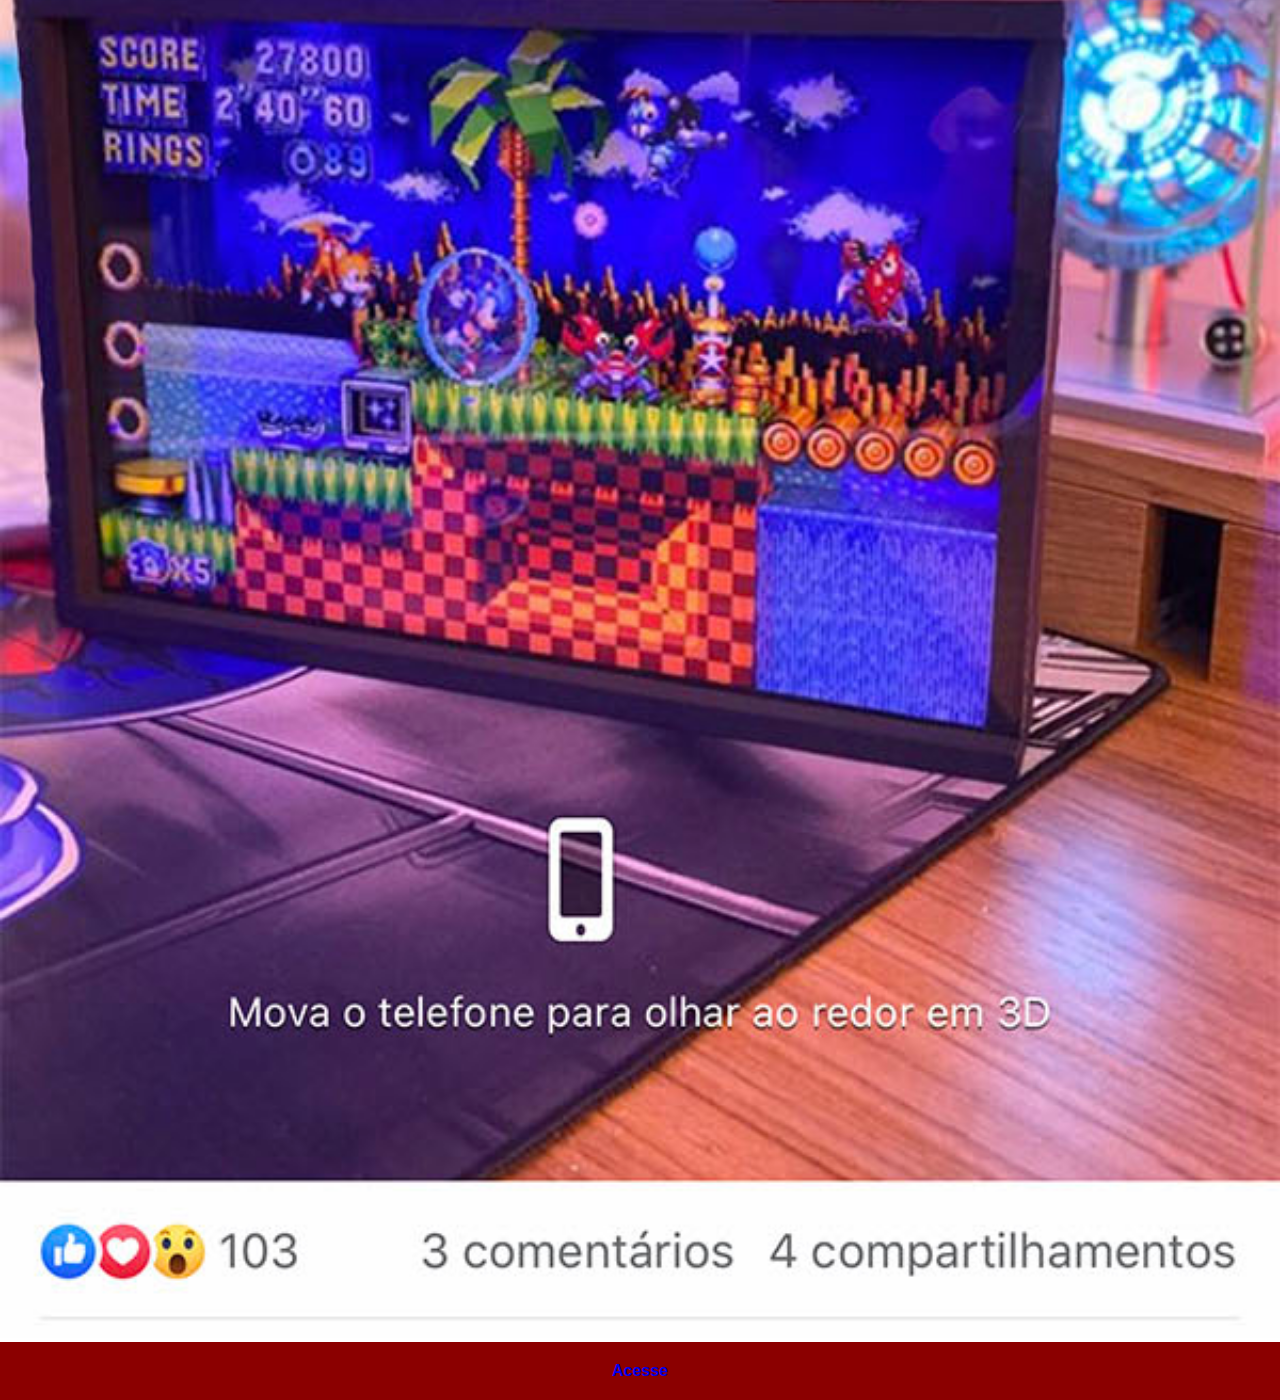
<file: projeto-social/facebook.html>
<!DOCTYPE html>
<html lang="pt-br">
<head>
    <meta charset="UTF-8">
    <meta http-equiv="X-UA-Compatible" content="IE=edge">
    <meta name="viewport" content="width=device-width, initial-scale=1.0">
    <title>facebook</title>
    <link rel="stylesheet" href="estilos/social.css">
</head>
<body>
    <img src="imagens/tela-facebook.jpg" alt="Facebook">
    <a href="https://www.facebook.com/gustavoguanabara/?locale=pt_BR" target="_blank">Acesse</a>
</body>
</html>
</file>
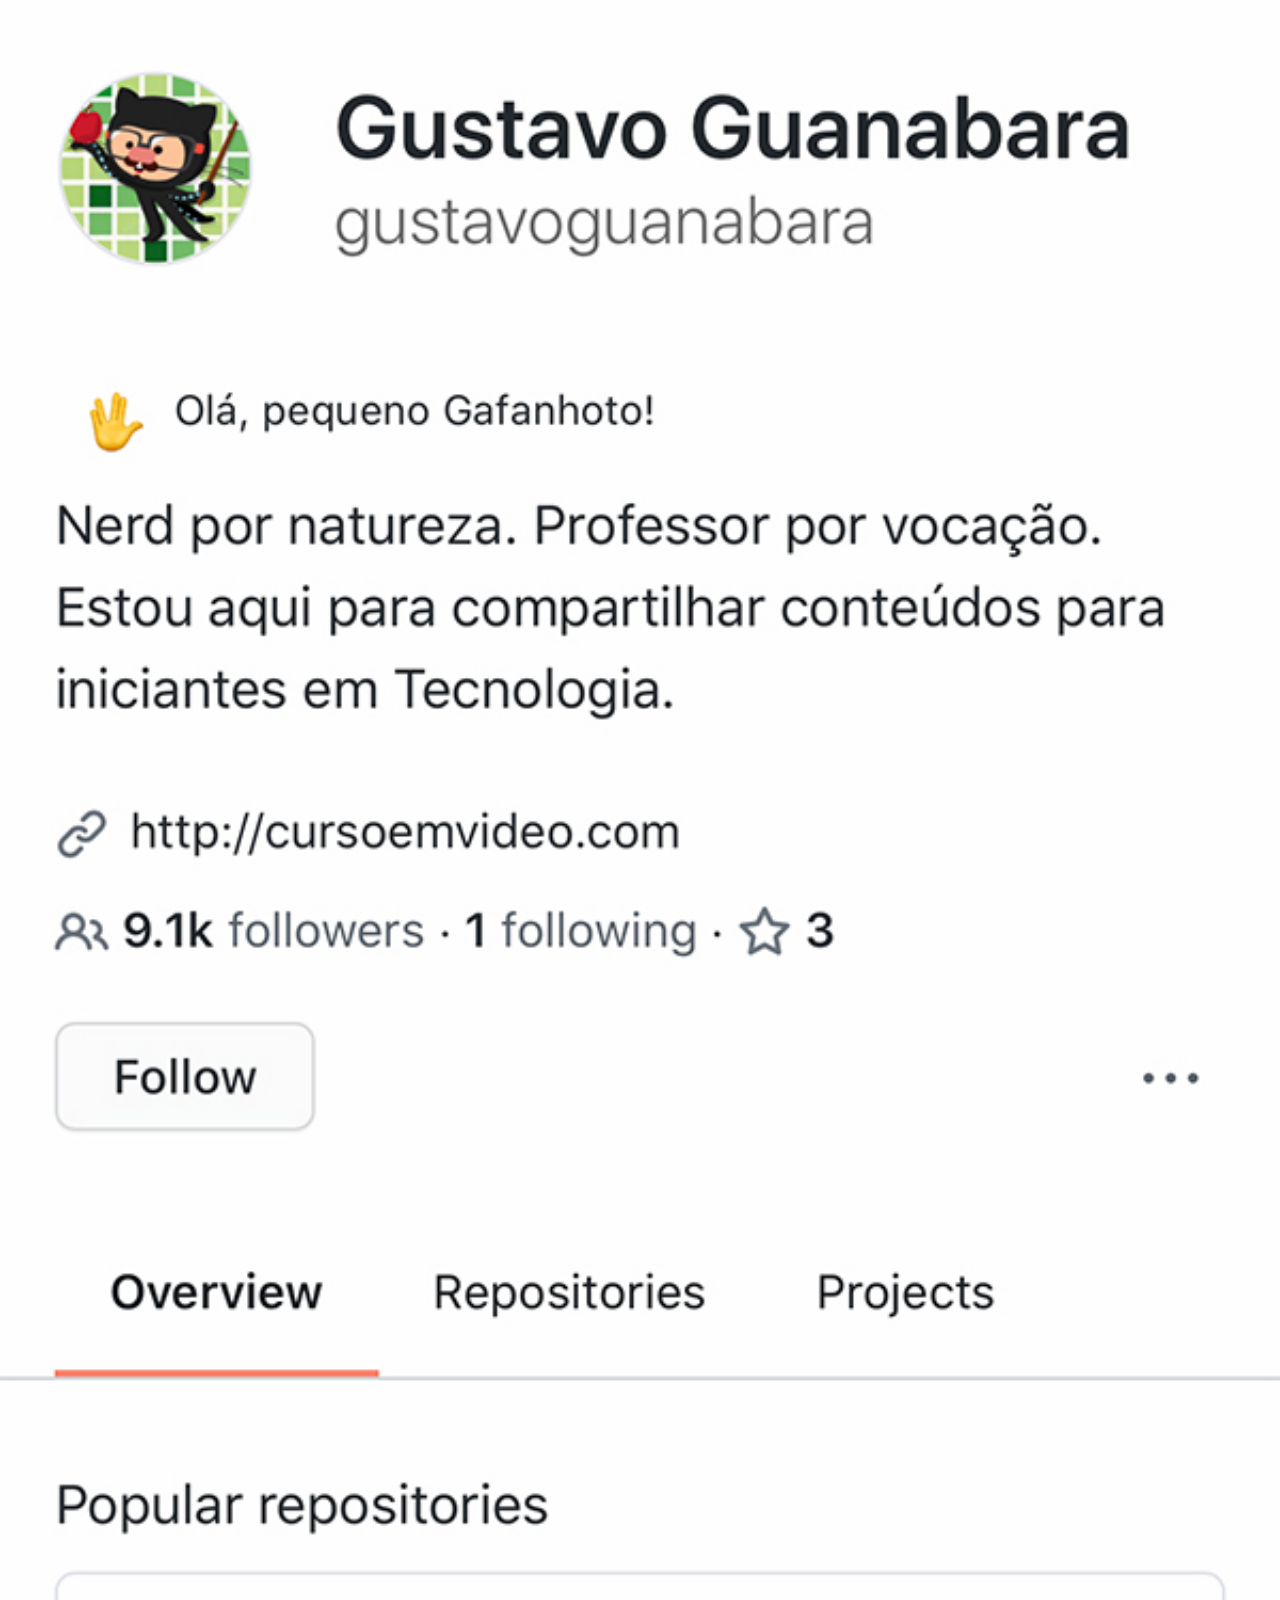
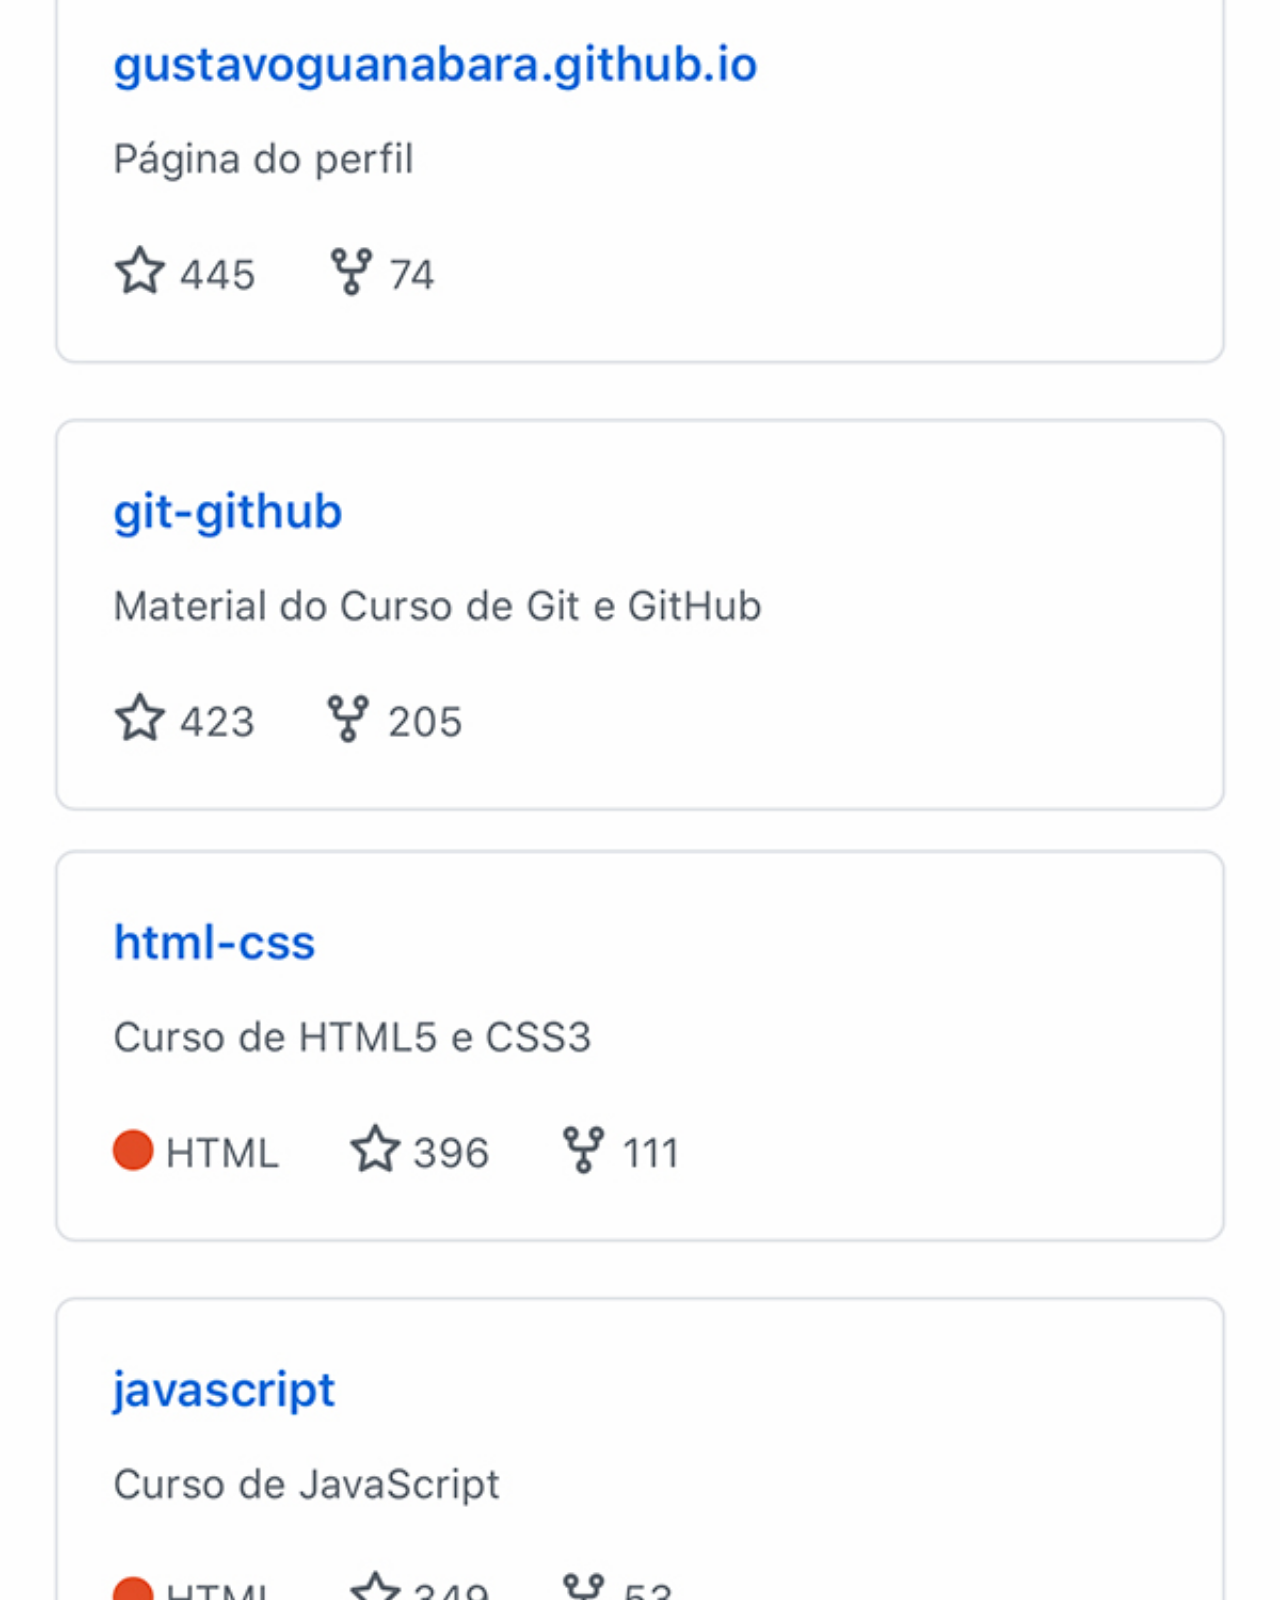
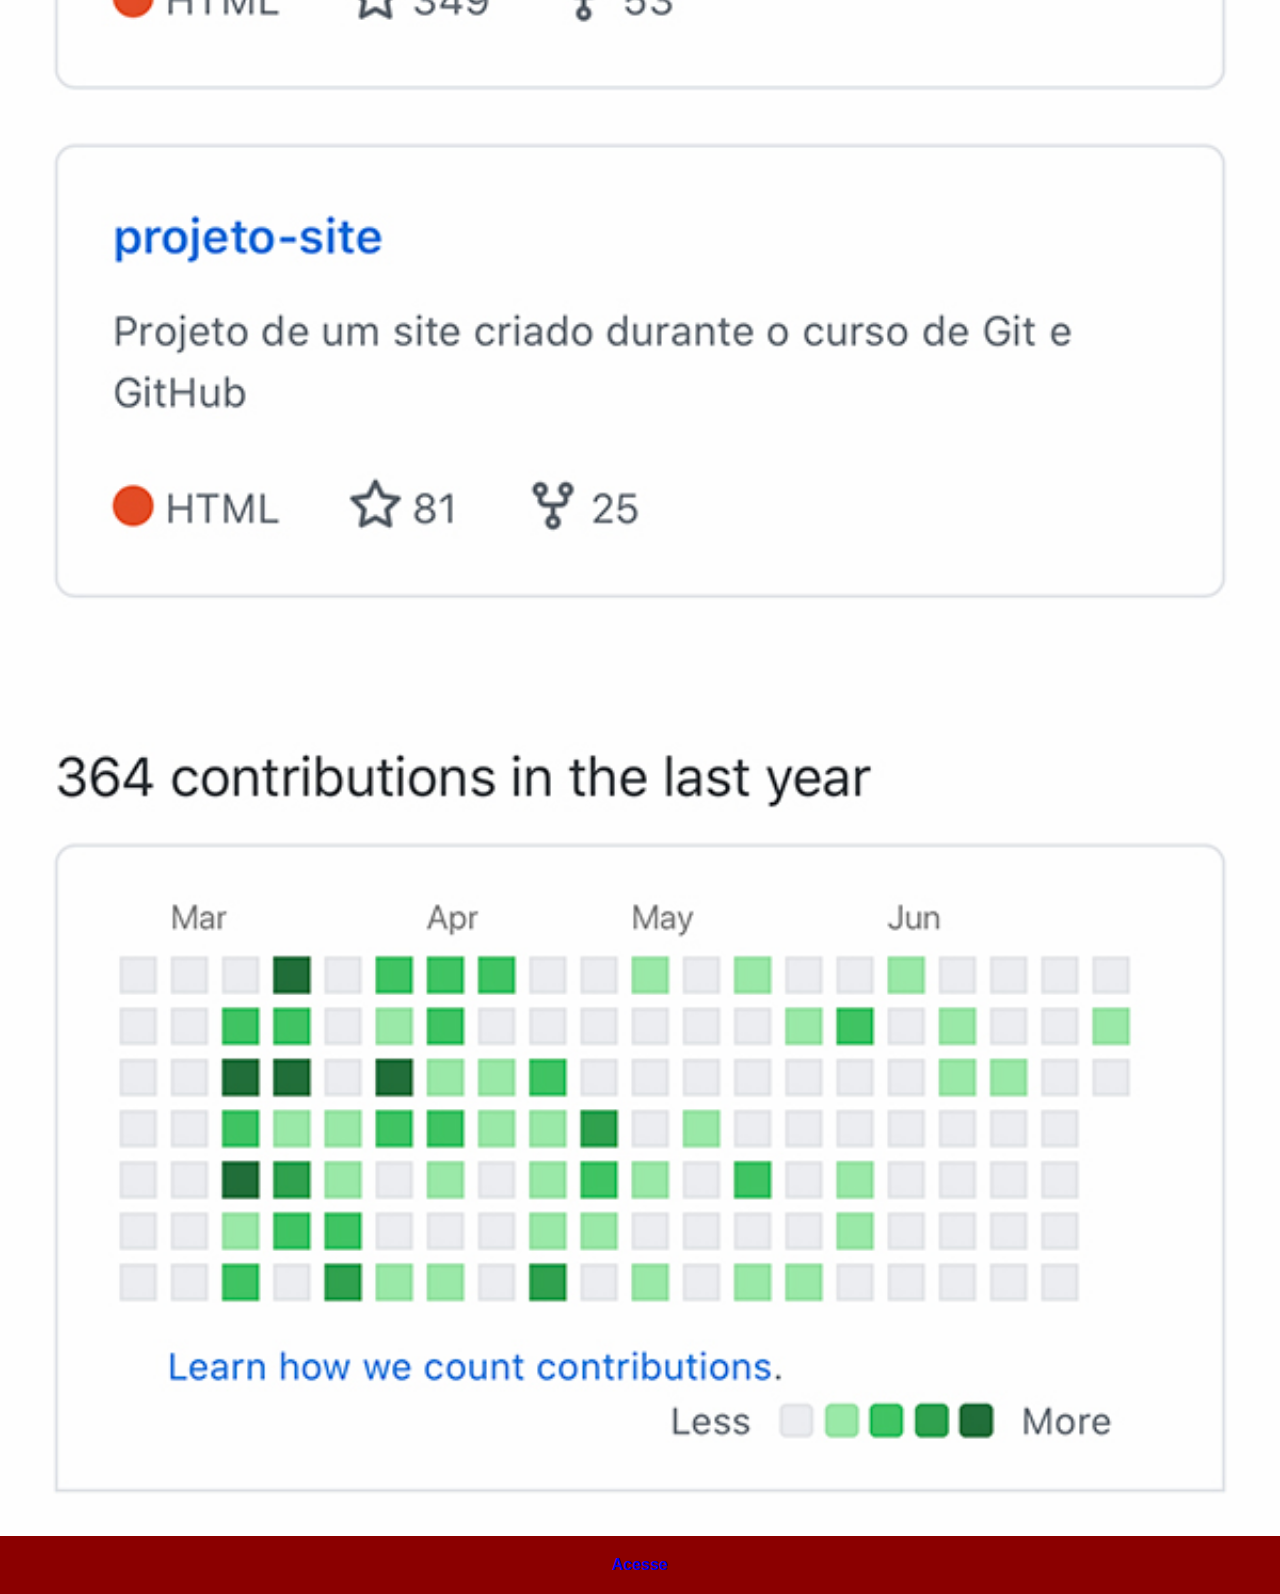
<file: projeto-social/github.html>
<!DOCTYPE html>
<html lang="pt-br">
<head>
    <meta charset="UTF-8">
    <meta http-equiv="X-UA-Compatible" content="IE=edge">
    <meta name="viewport" content="width=device-width, initial-scale=1.0">
    <title>github</title>
    <link rel="stylesheet" href="estilos/social.css">
</head>
<body>
    <img src="imagens/tela-github.jpg" alt="github">
    <a href="https://github.com/gustavoguanabara" target="_blank">Acesse</a>
    
</body>
</html>
</file>
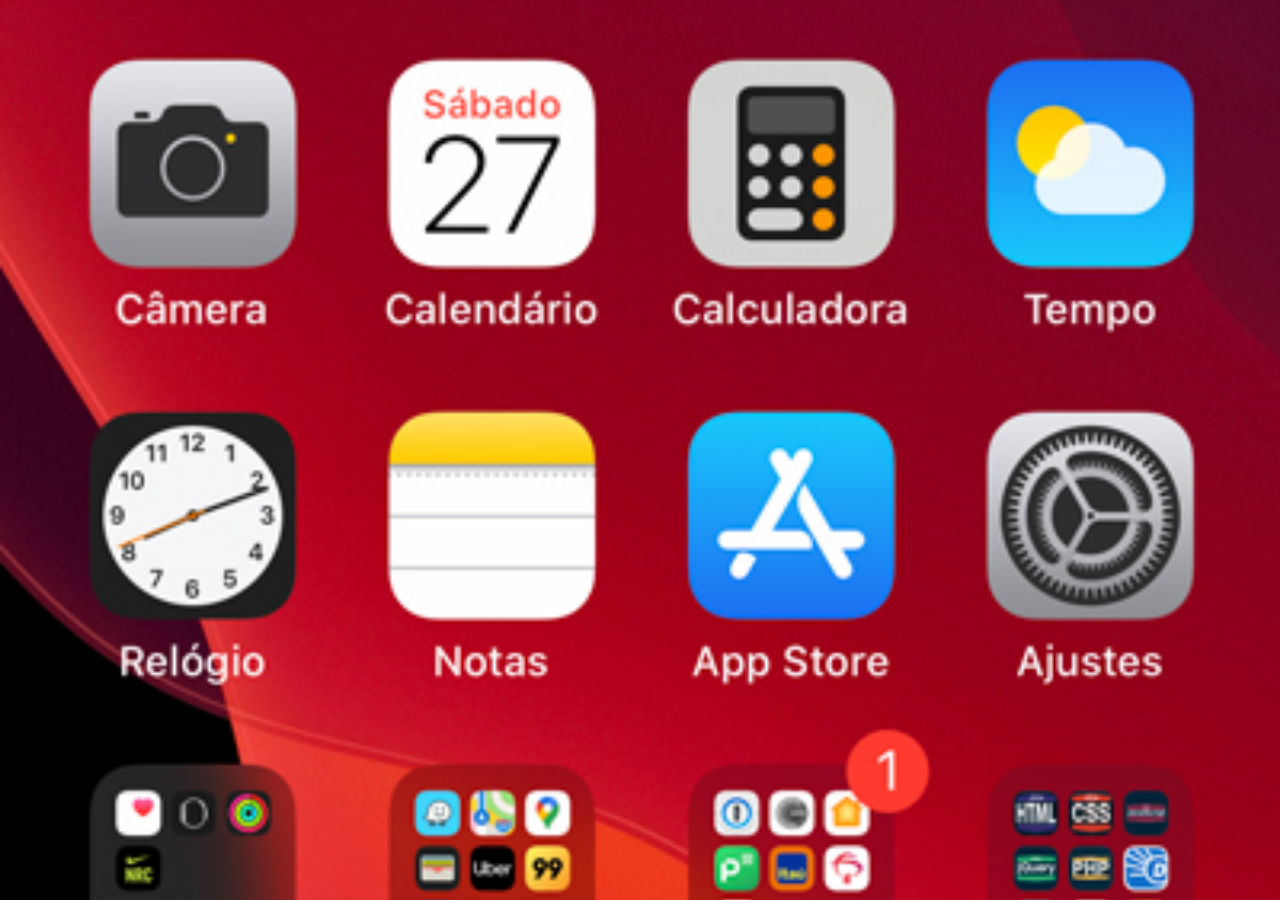
<file: projeto-social/home.html>
<!DOCTYPE html>
<html lang="pt-br">
<head>
    <meta charset="UTF-8">
    <meta http-equiv="X-UA-Compatible" content="IE=edge">
    <meta name="viewport" content="width=device-width, initial-scale=1.0">
    <title>home</title>
    <style>
        *{
            margin: 0px;
            padding: 0px;

        }
        body{
            width:100vw;
            height: 100vh;
            background: black url('imagens/tela-home.jpg') no-repeat top center;
            background-size: cover;

        }

    </style>
</head>
<body>
    
</body>
</html>
</file>
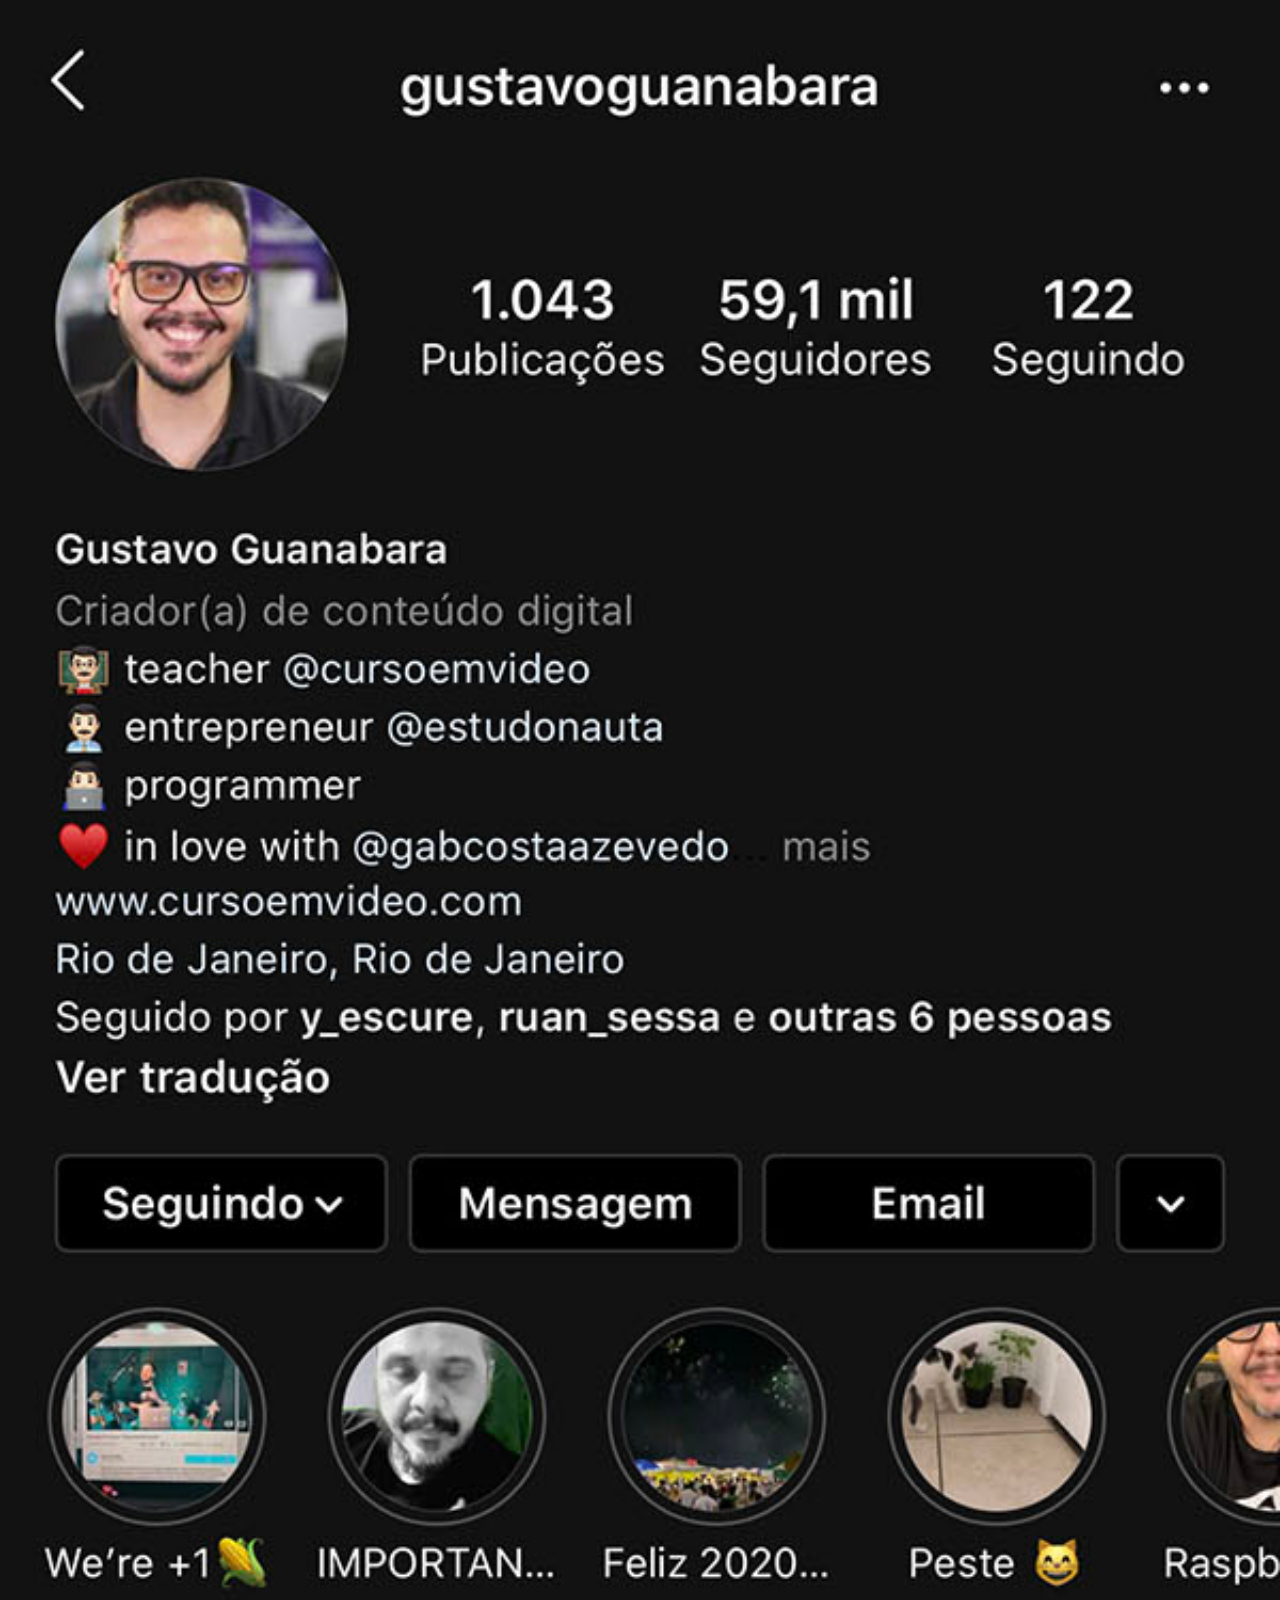
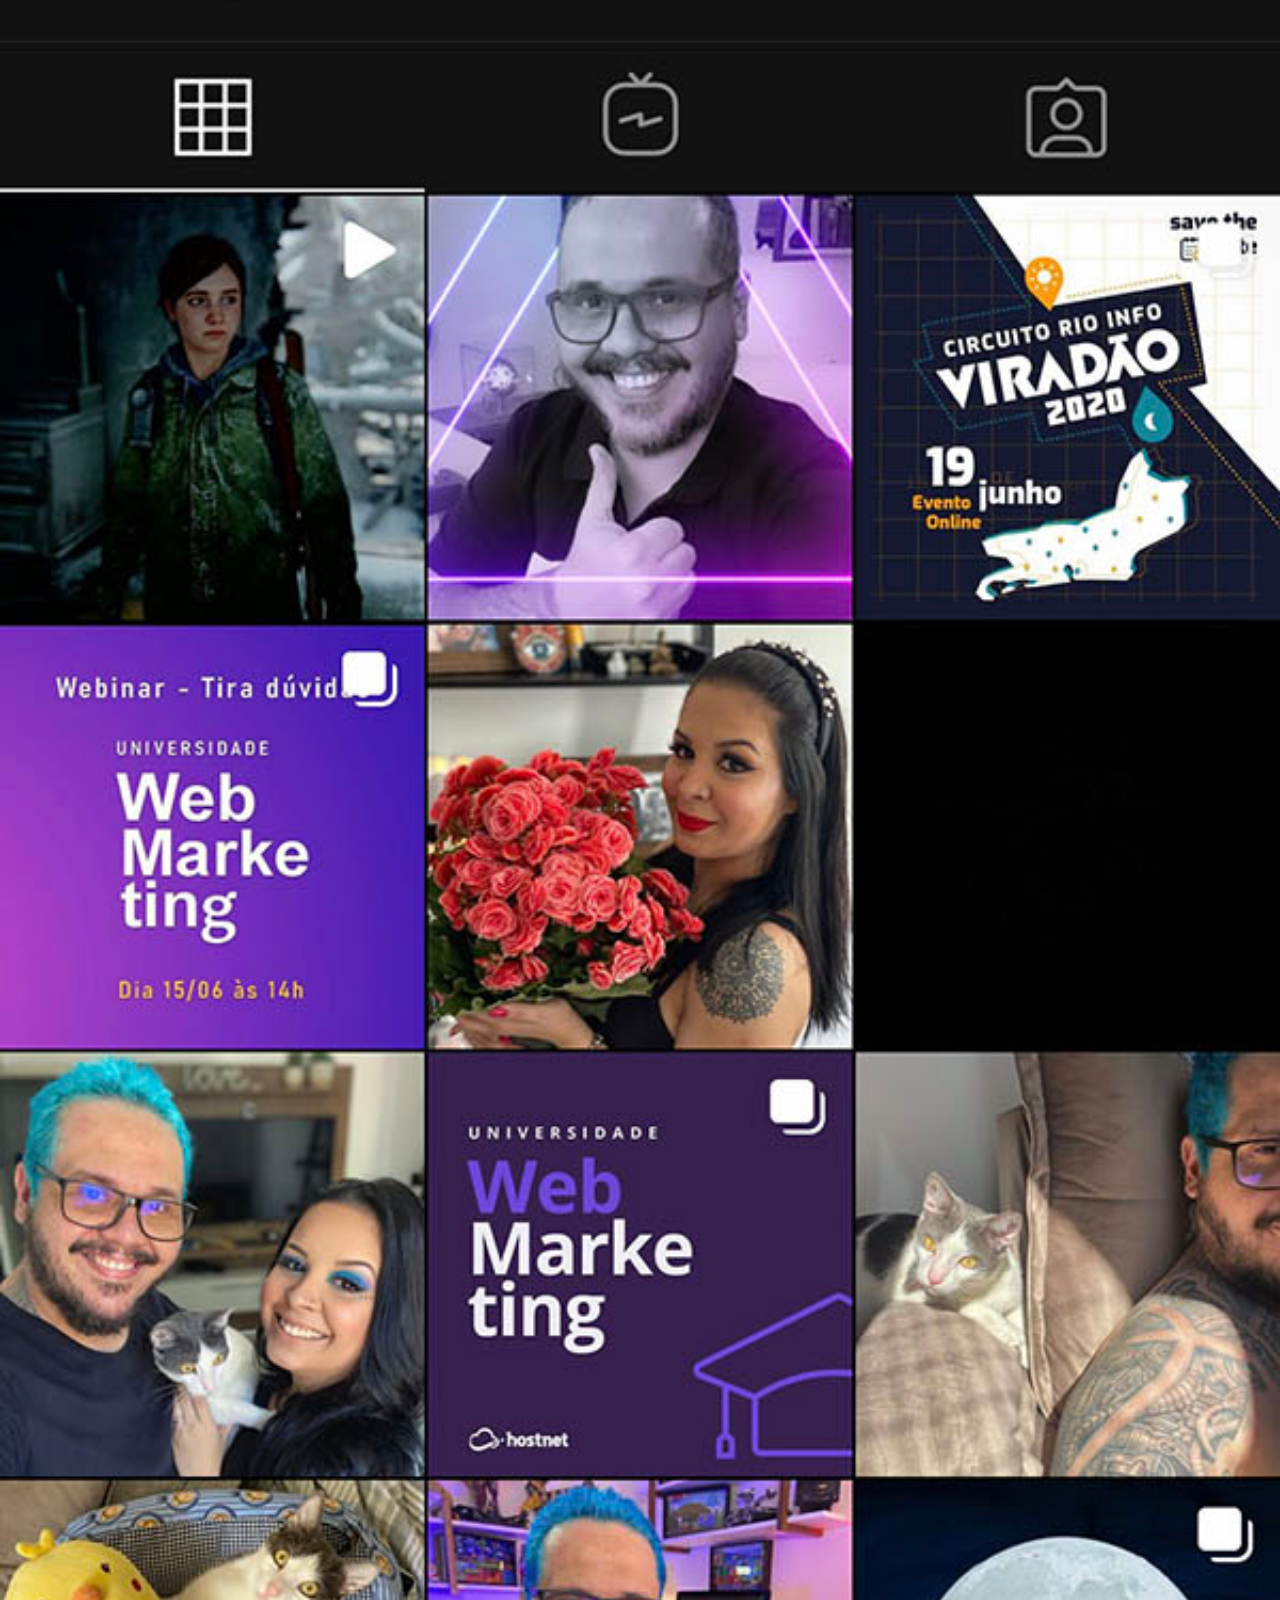
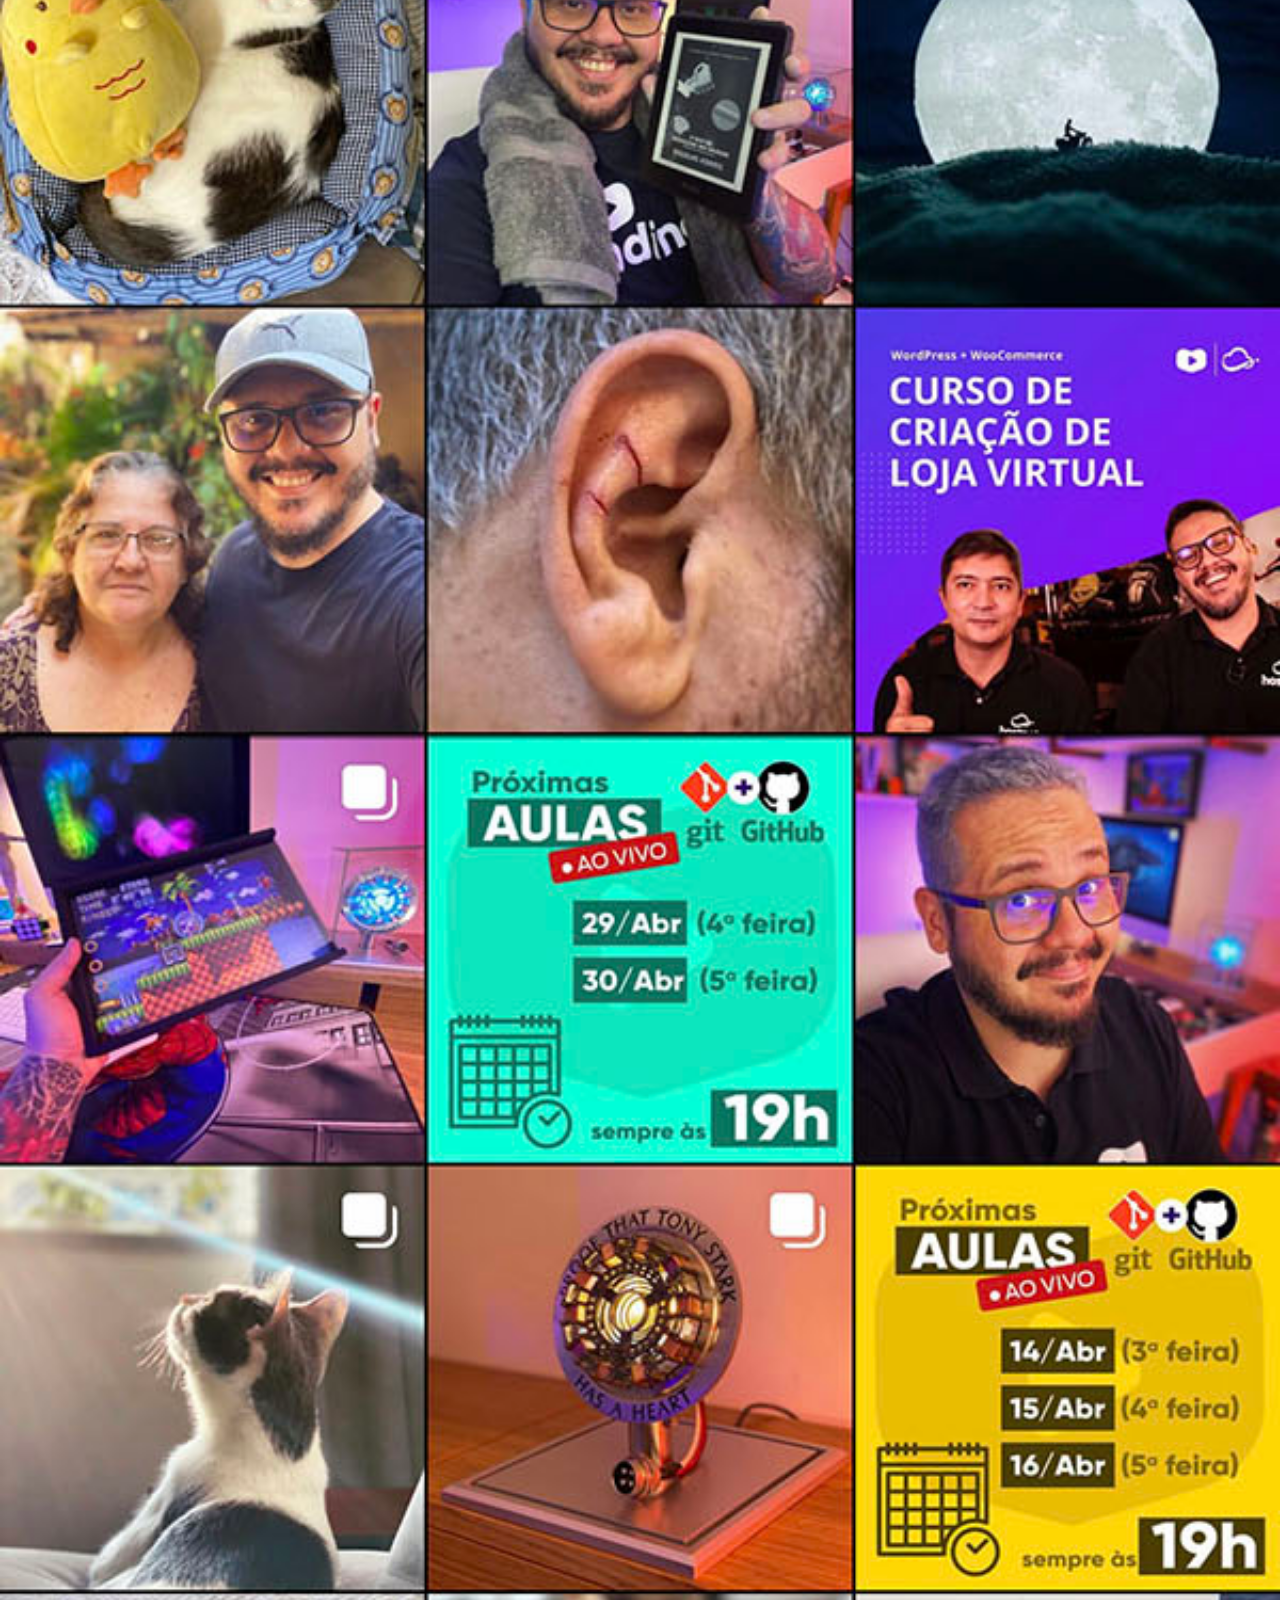
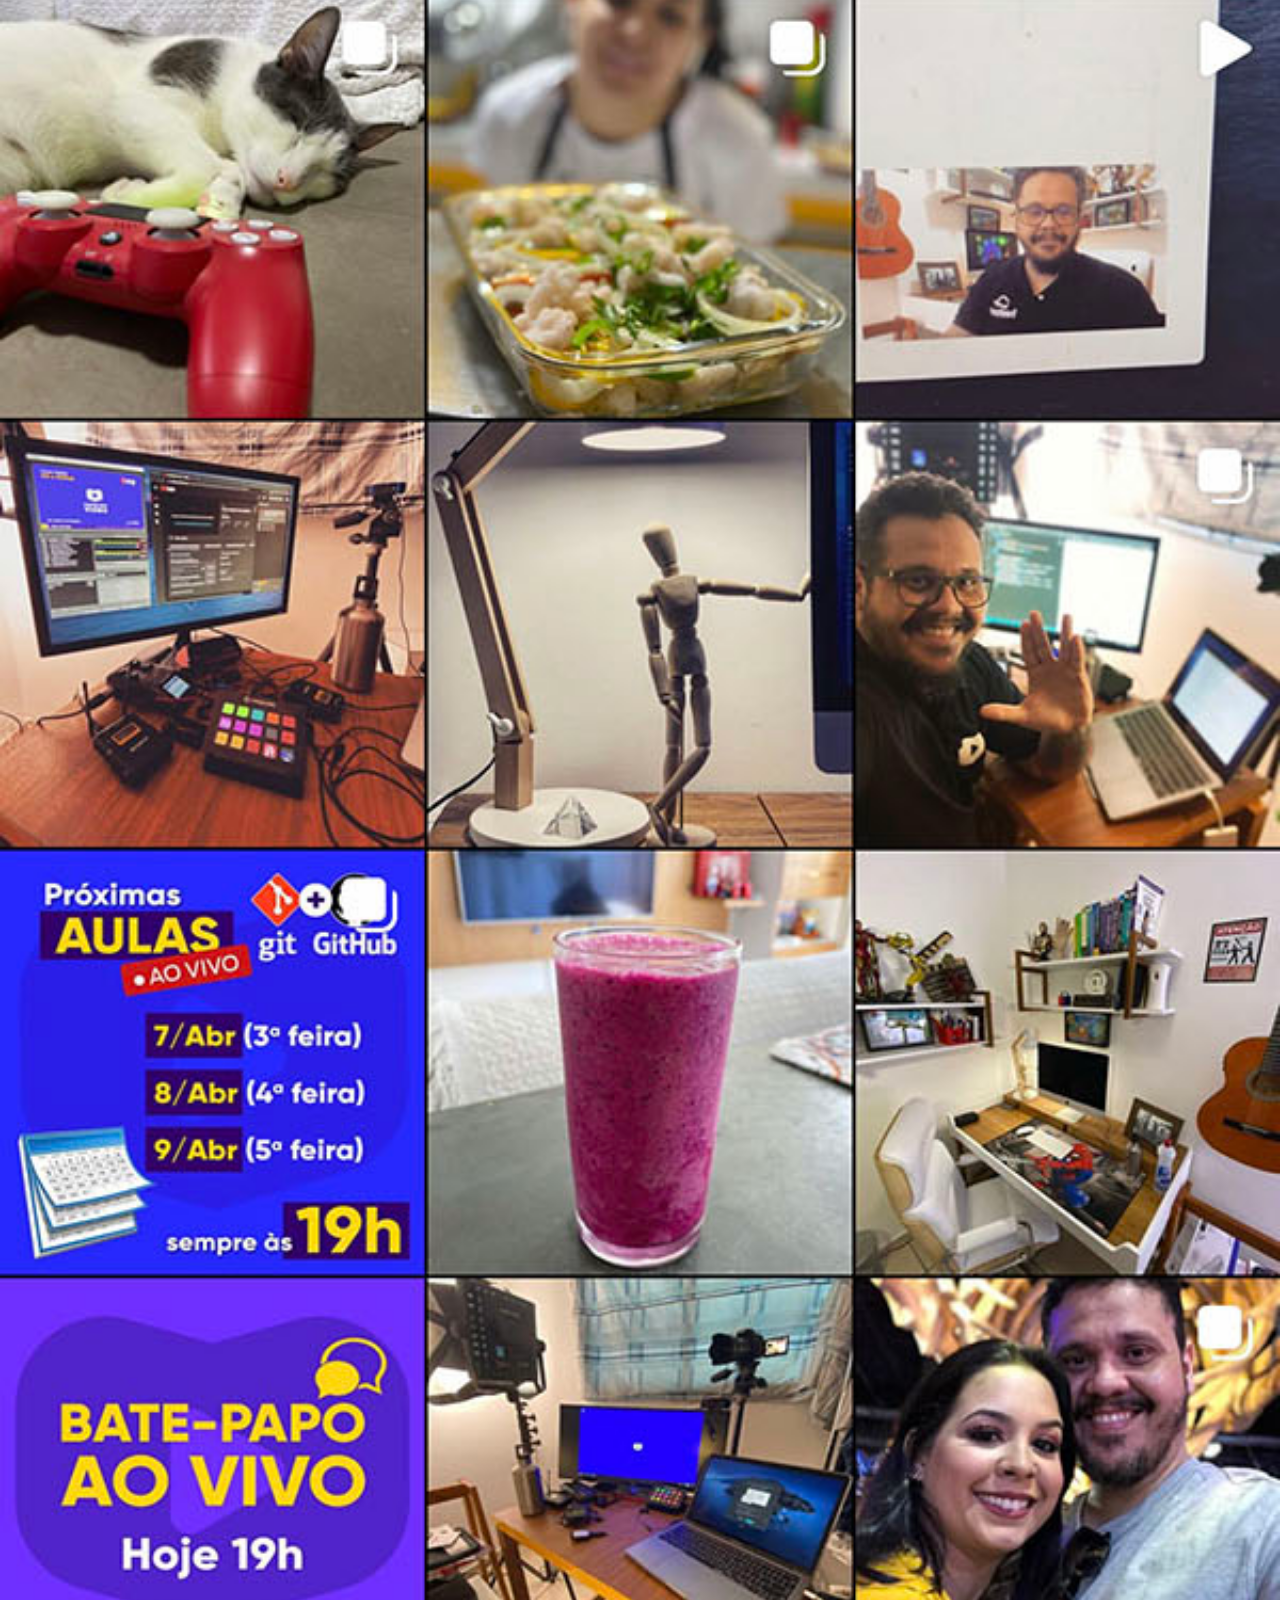
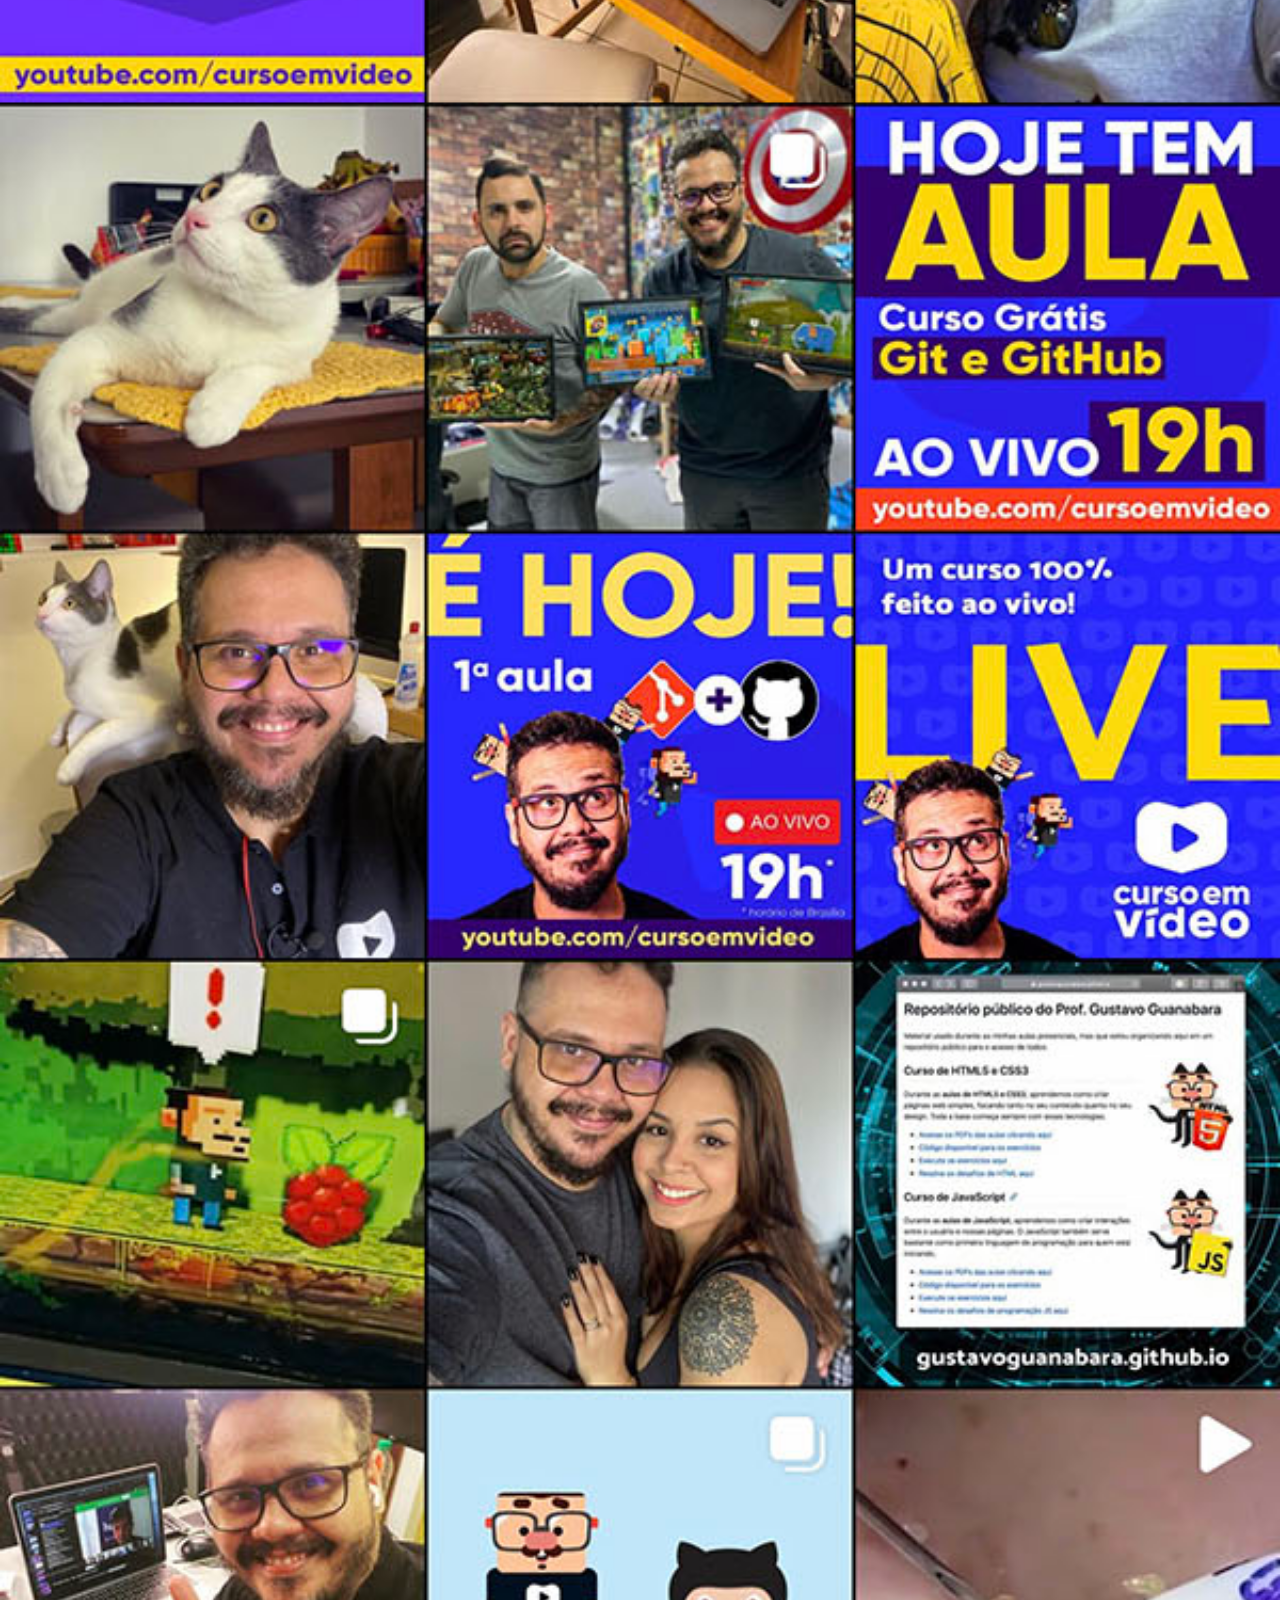
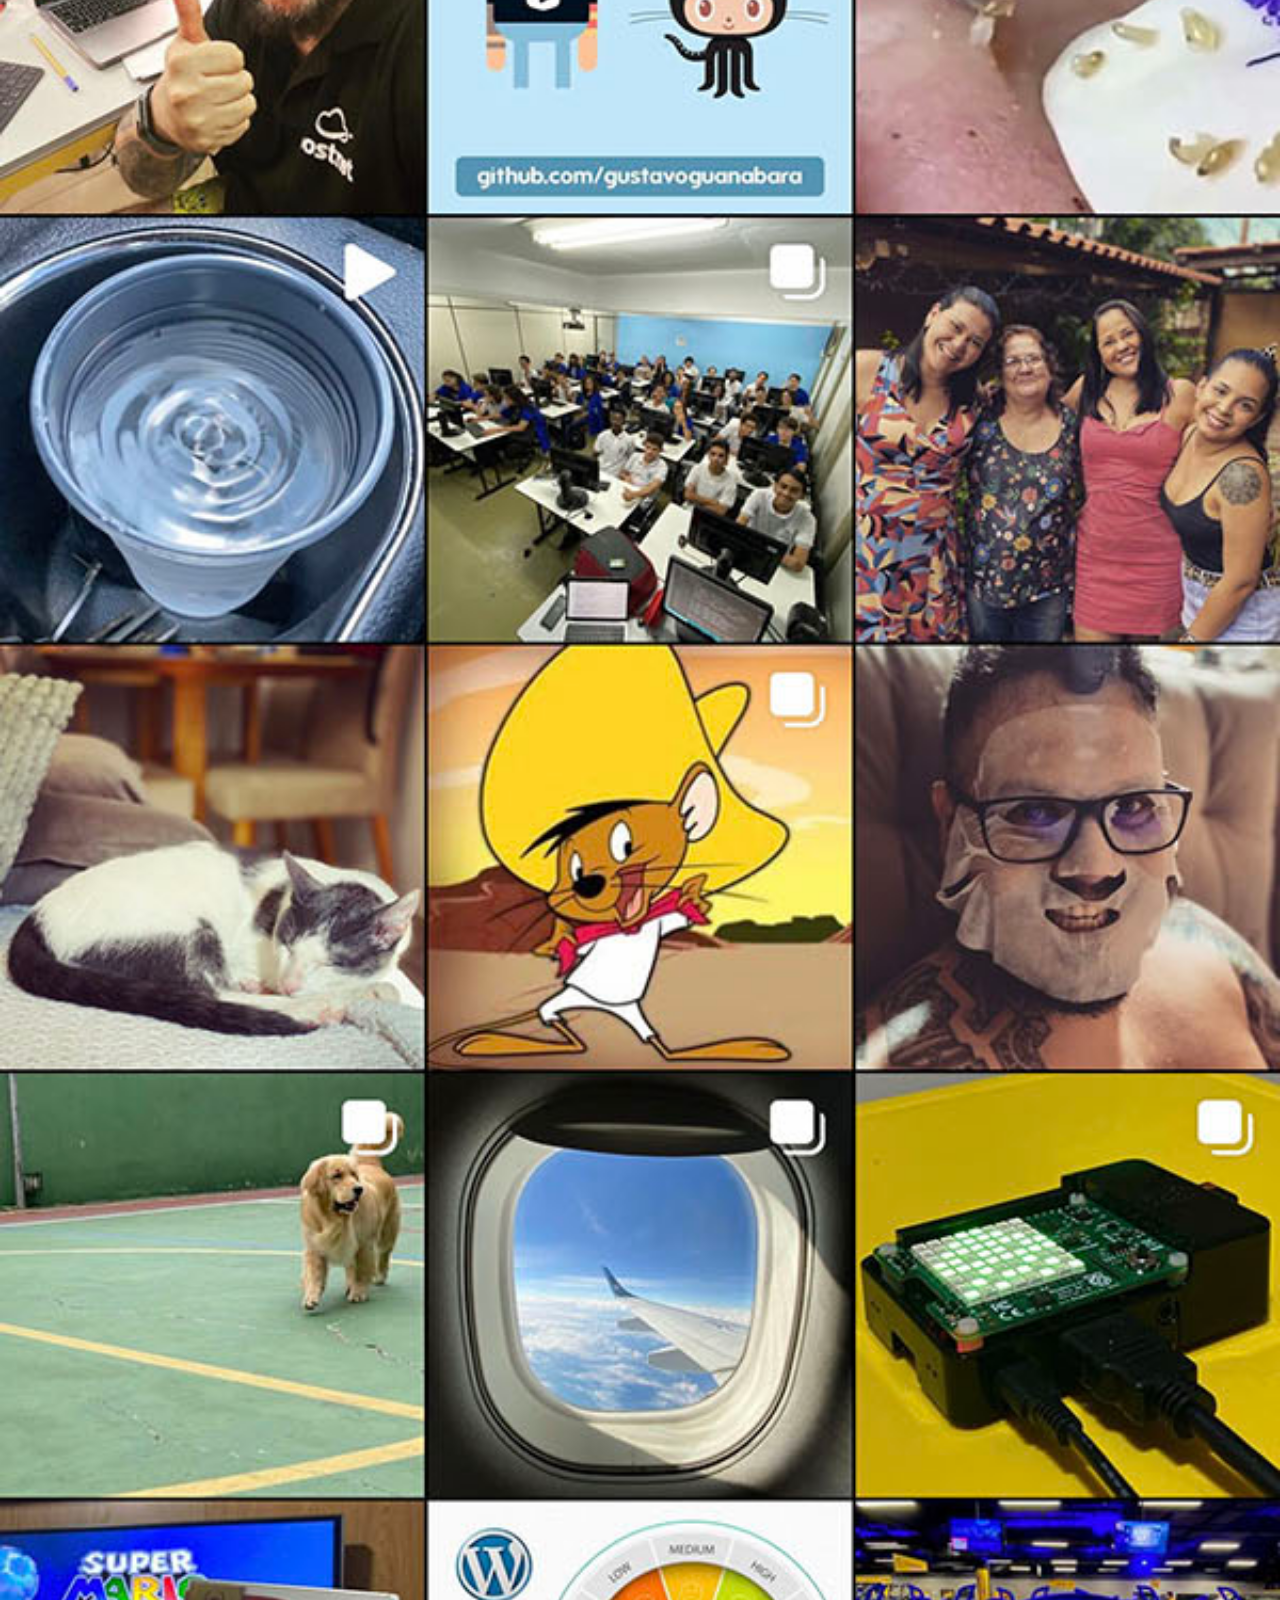
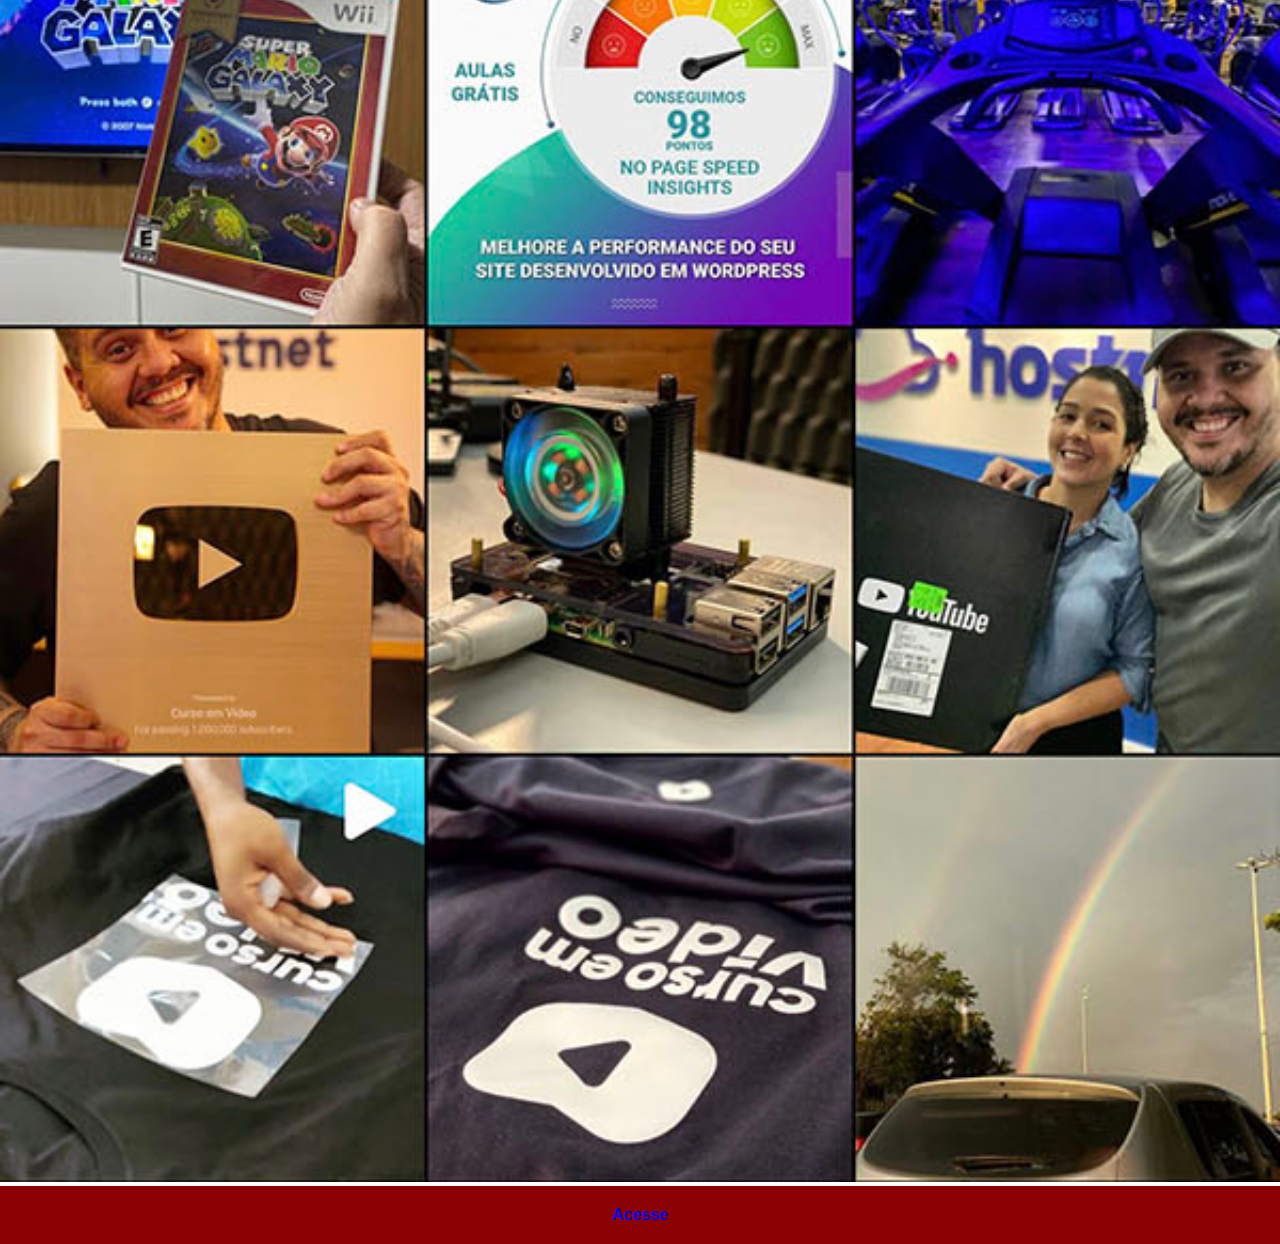
<file: projeto-social/instagram.html>
<!DOCTYPE html>
<html lang="pt-br">
<head>
    <meta charset="UTF-8">
    <meta http-equiv="X-UA-Compatible" content="IE=edge">
    <meta name="viewport" content="width=device-width, initial-scale=1.0">
    <title>Instagram</title>
    <link rel="stylesheet" href="estilos/social.css">
</head>
<body>
    <img src="imagens/tela-instagram.jpg" alt="Instagram">
    <a href="https://www.instagram.com/gustavoguanabara/" target="_blank">Acesse</a>
</body>
</html>
</file>
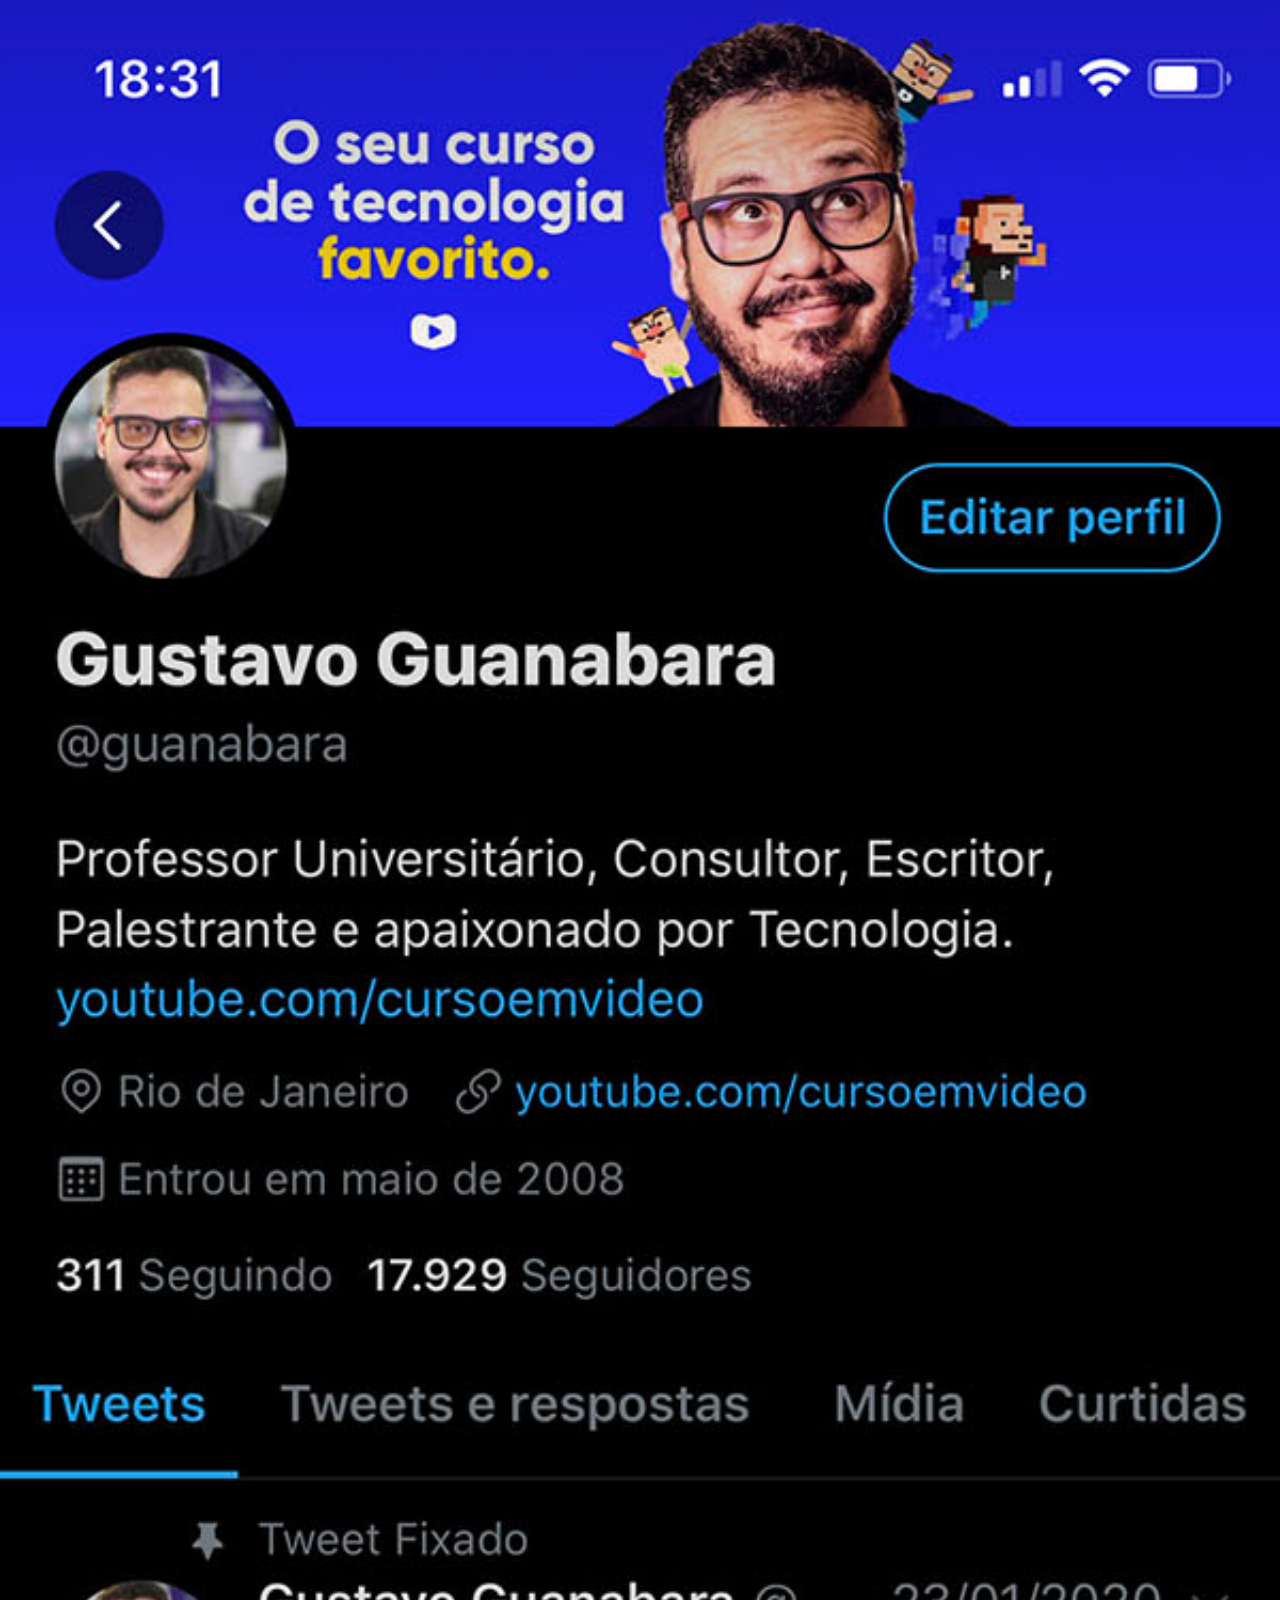
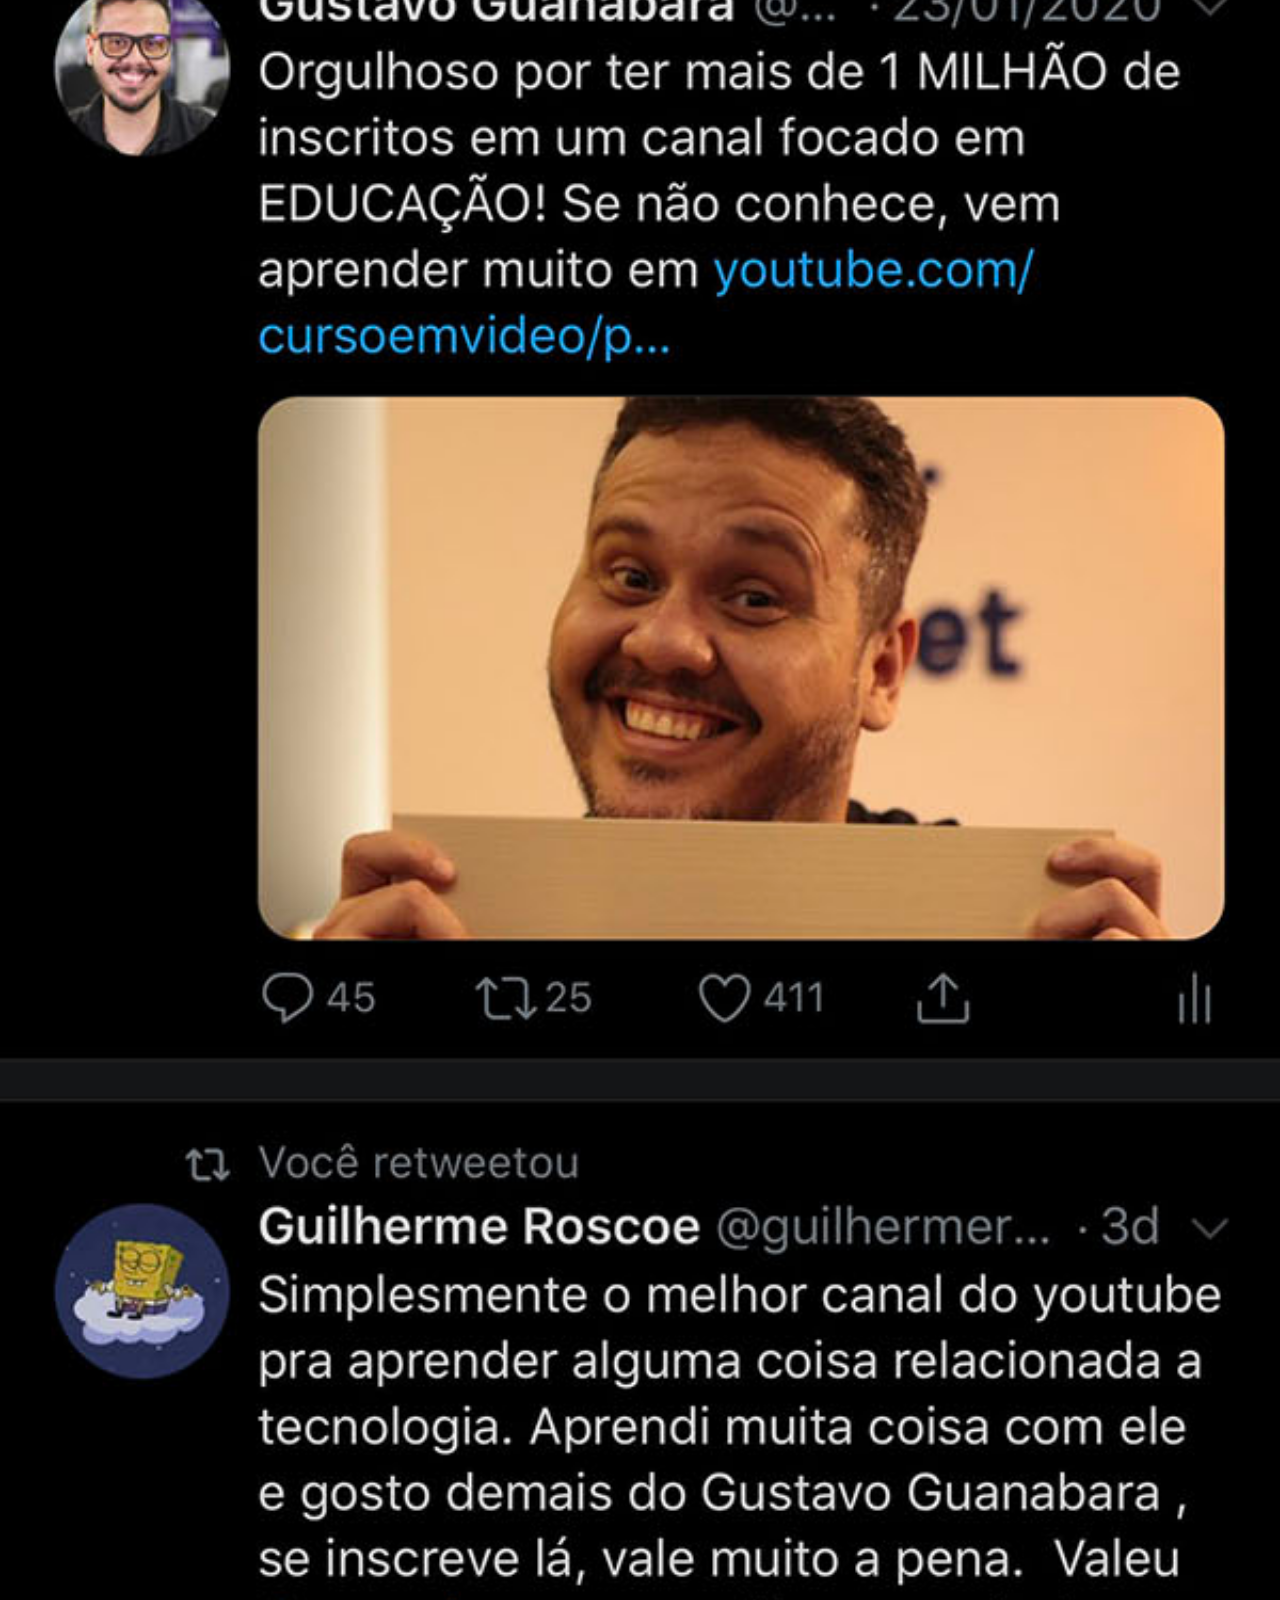
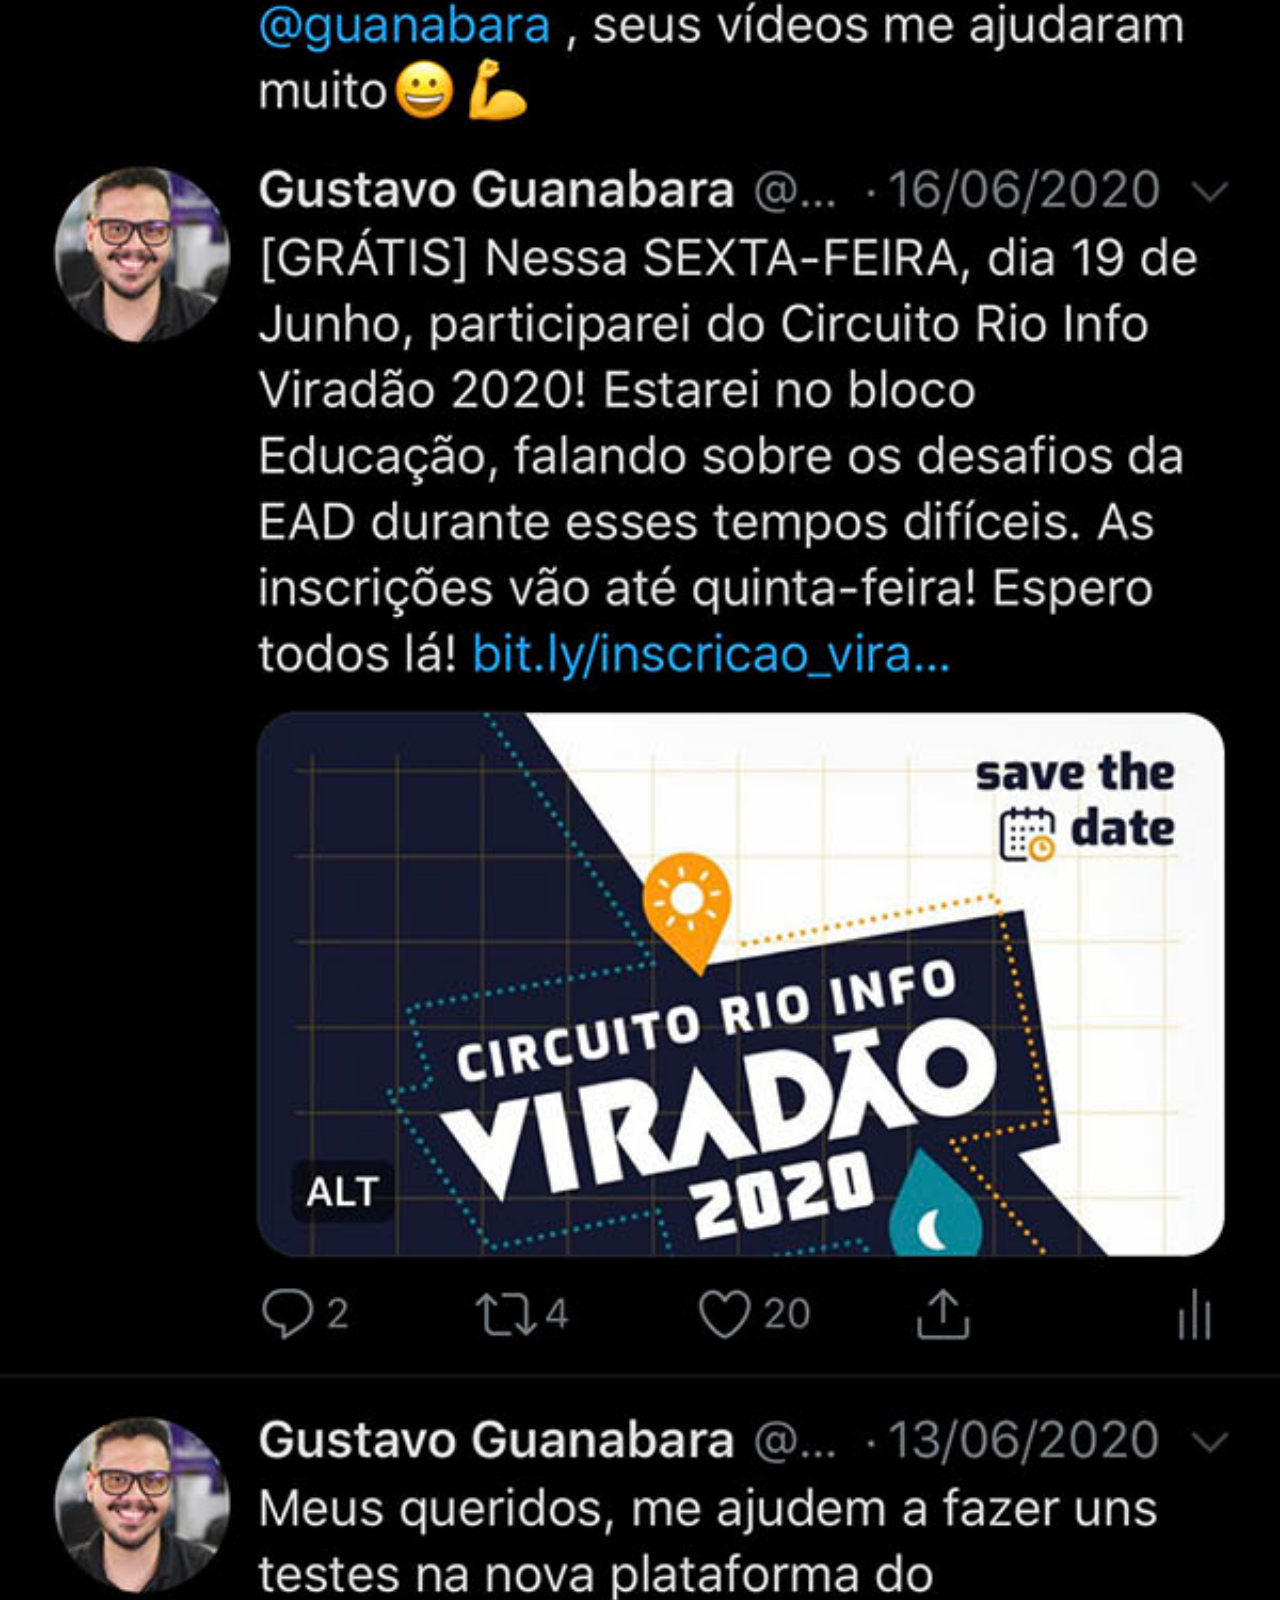
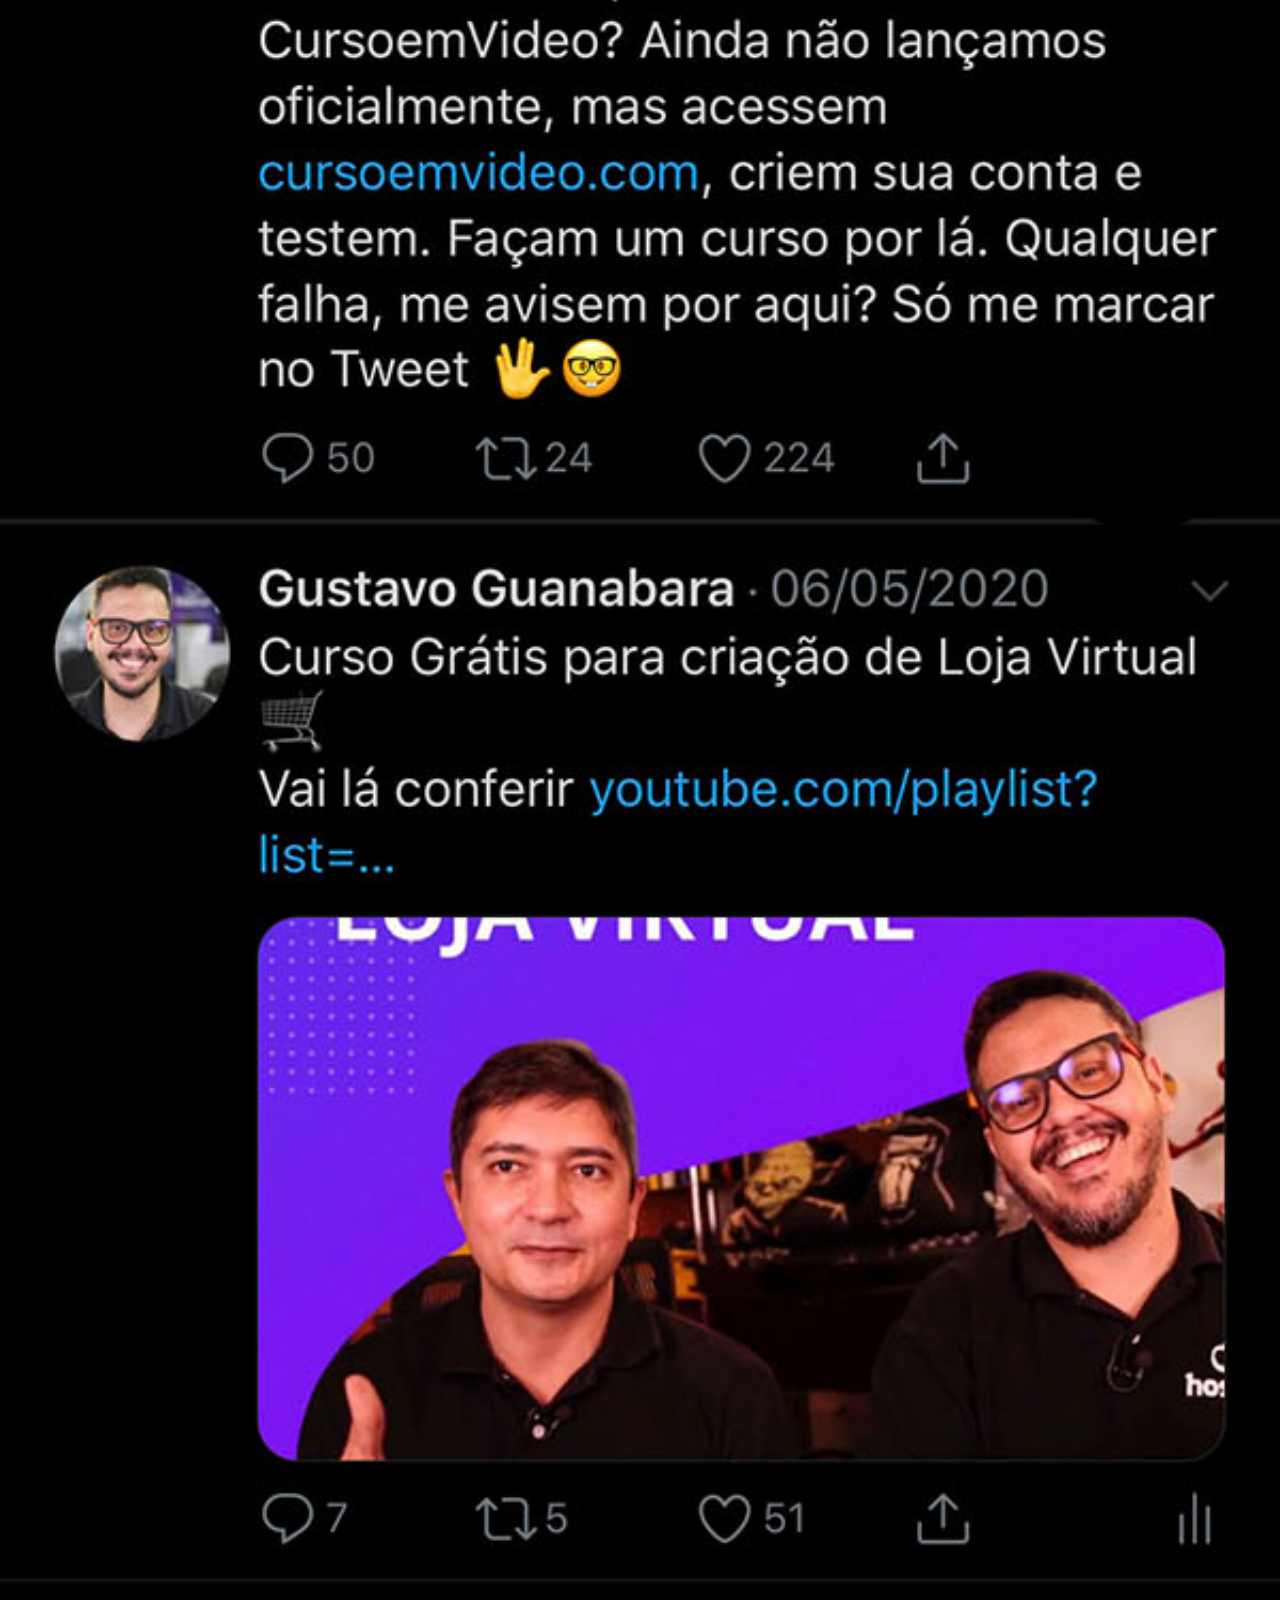
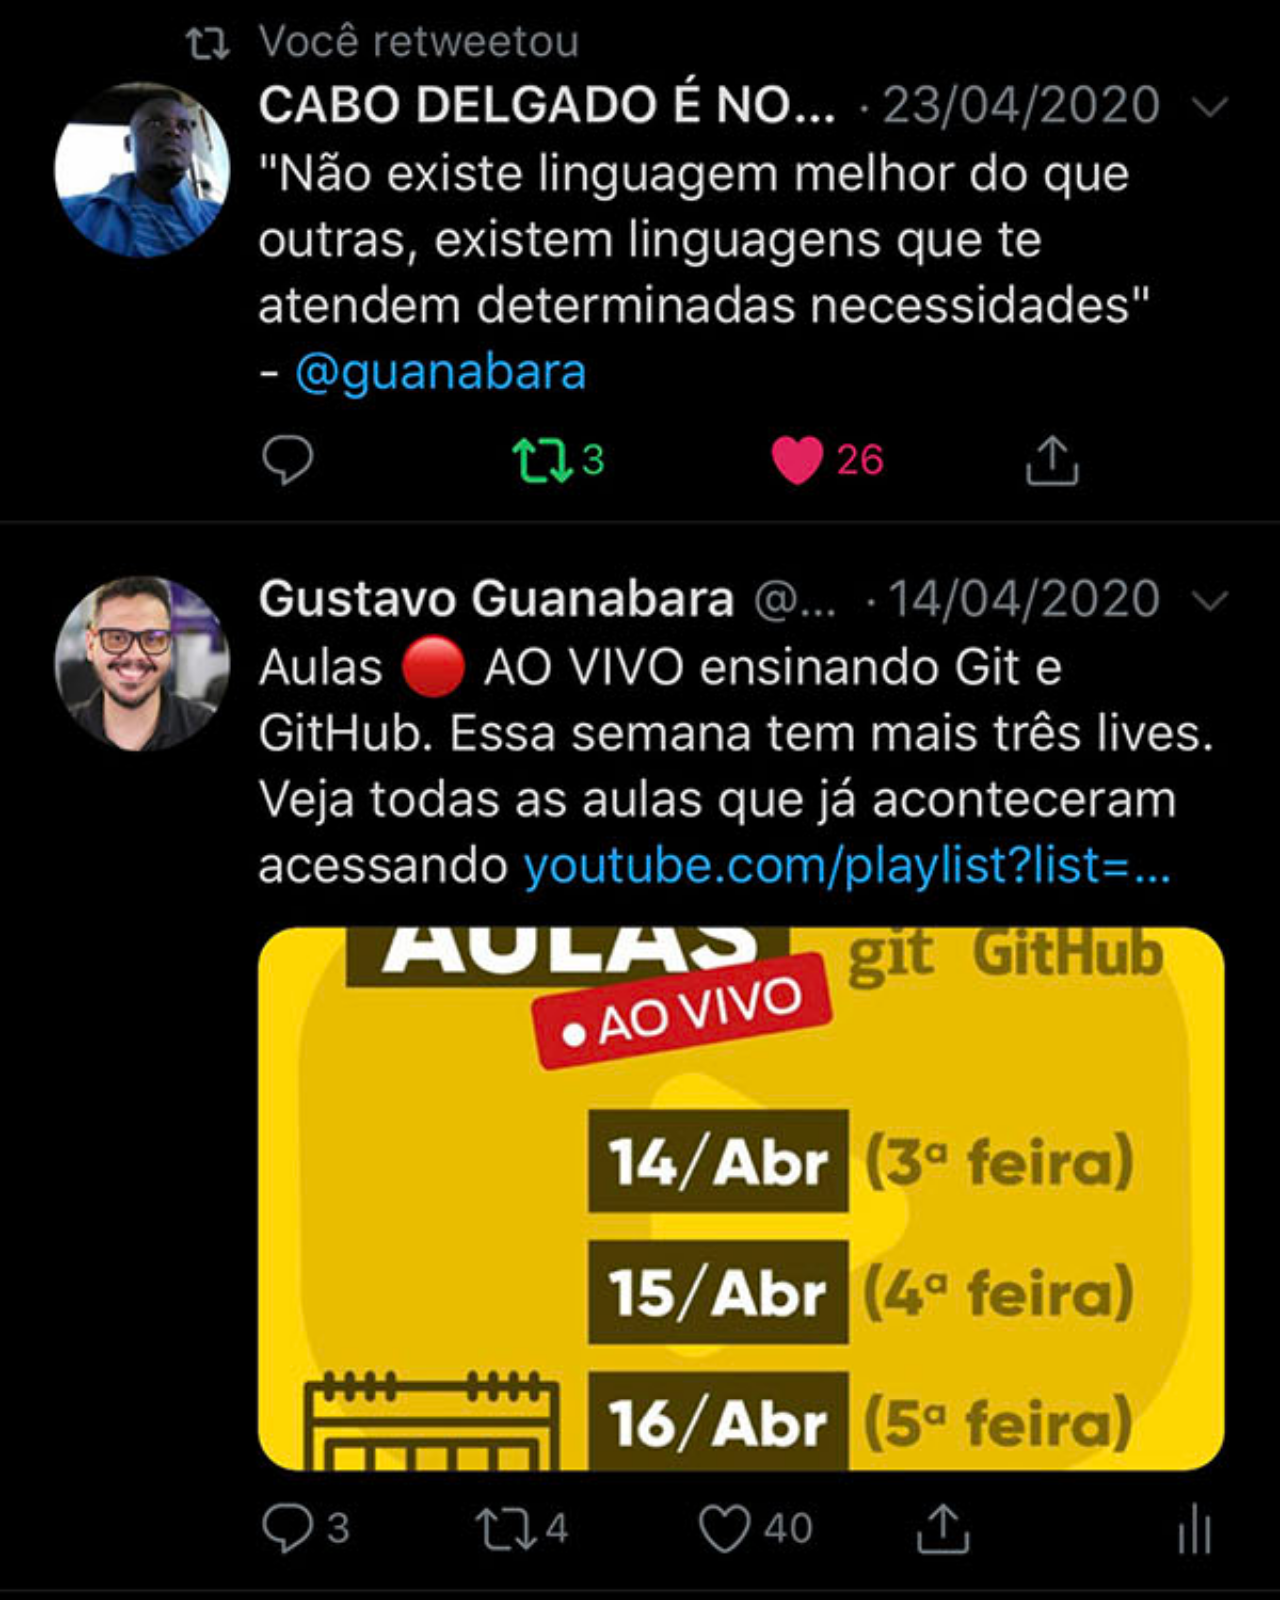
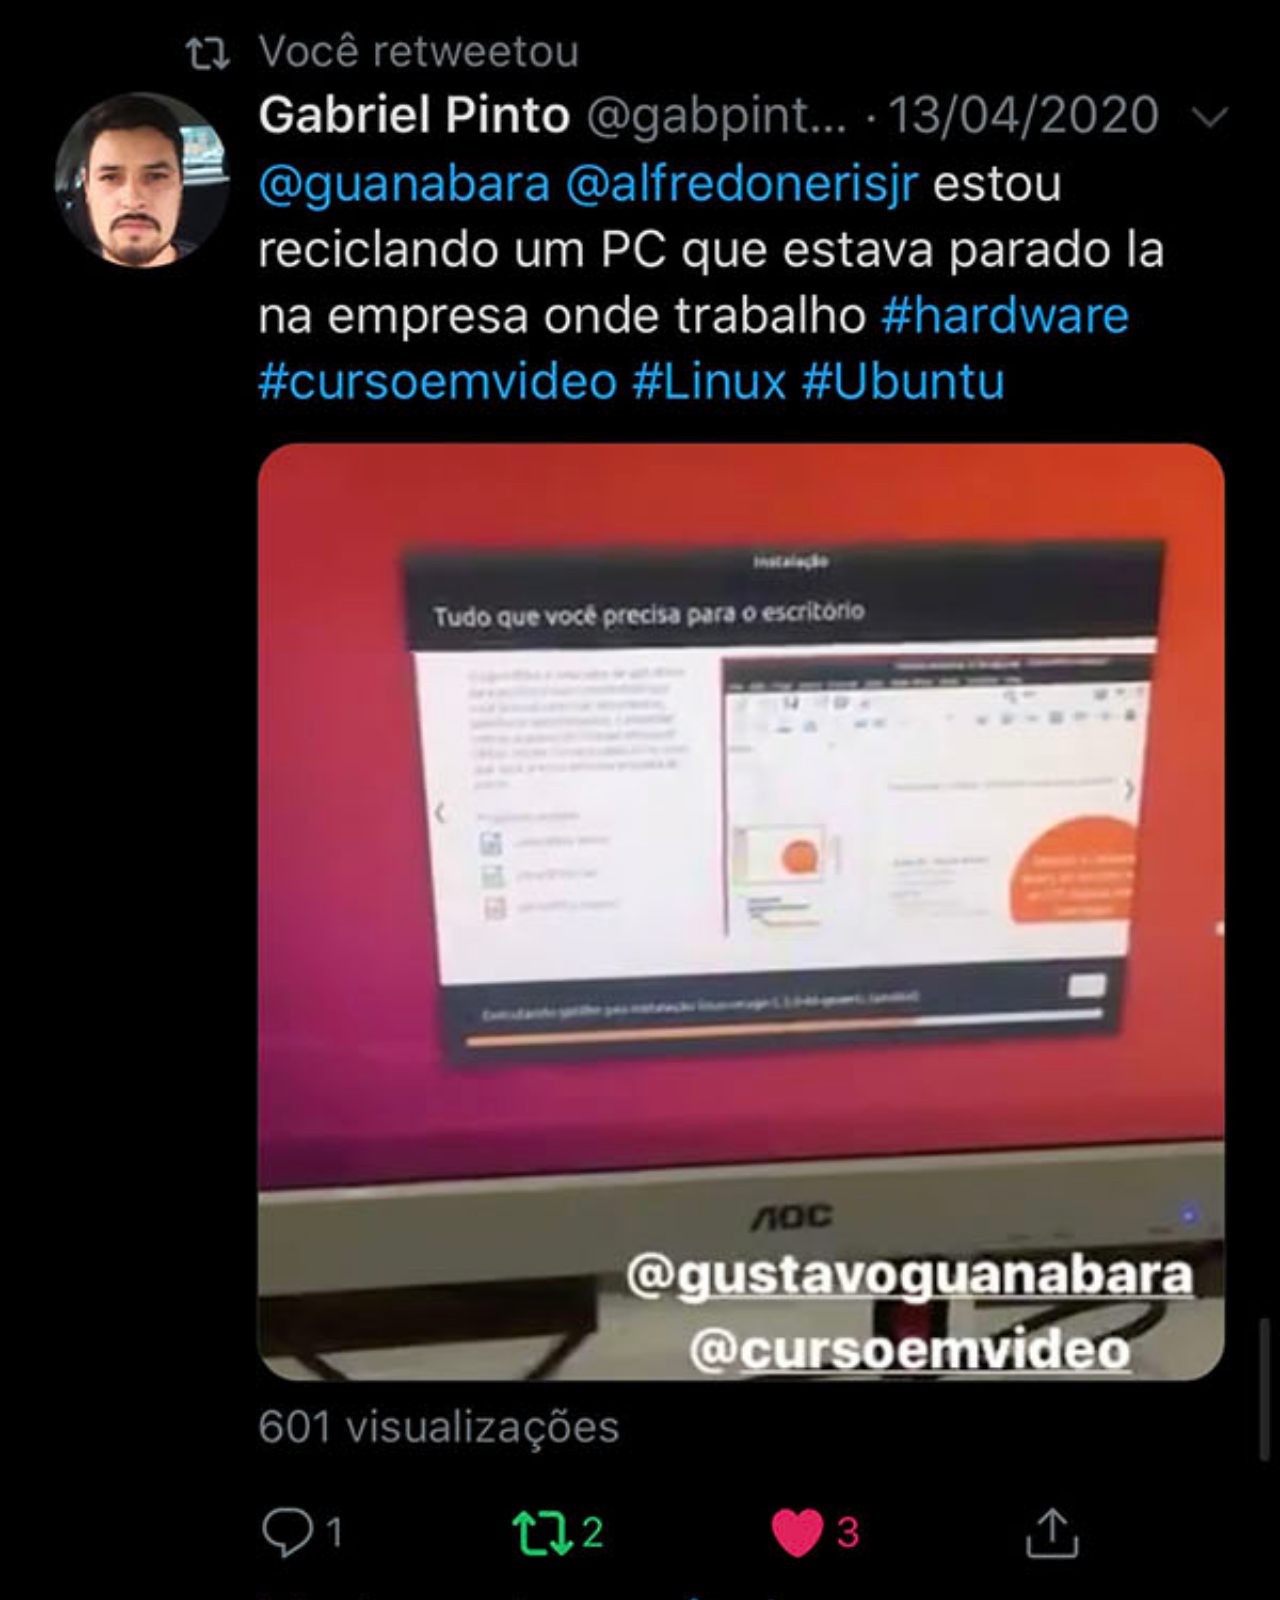
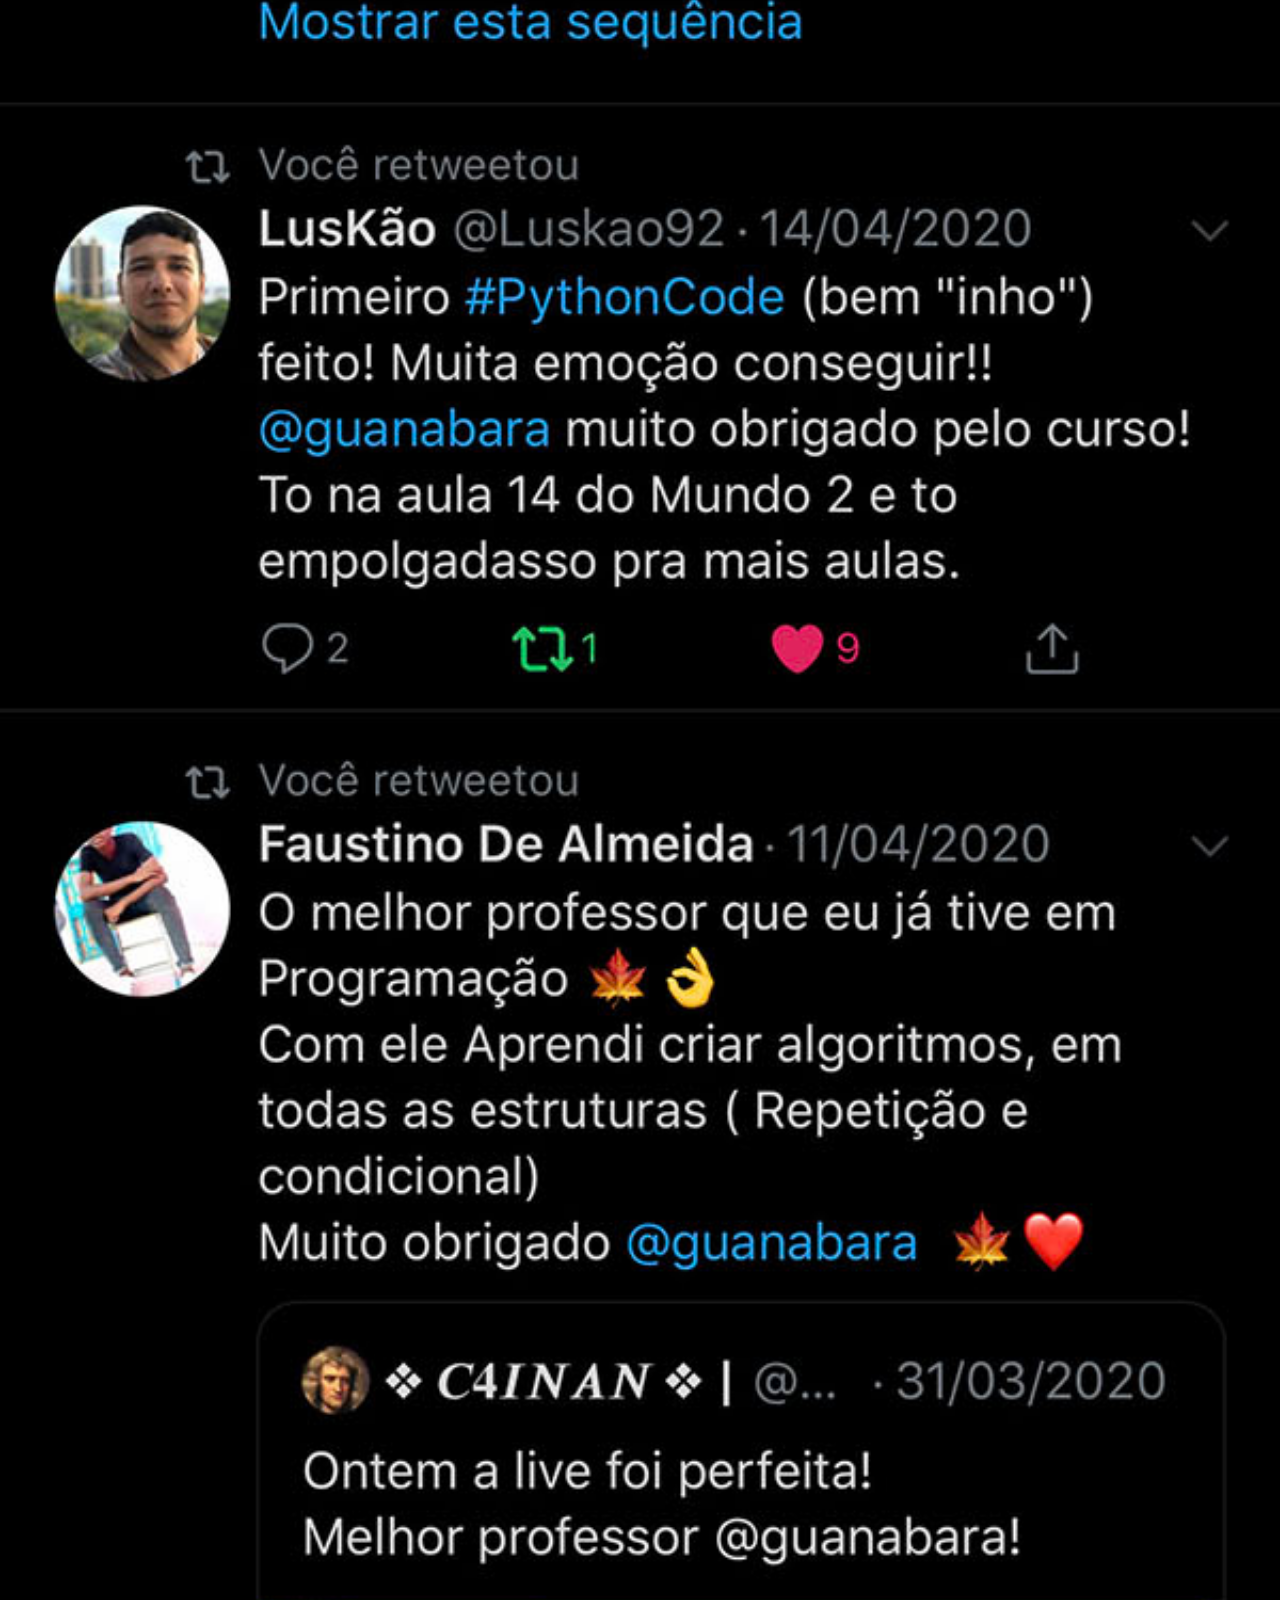
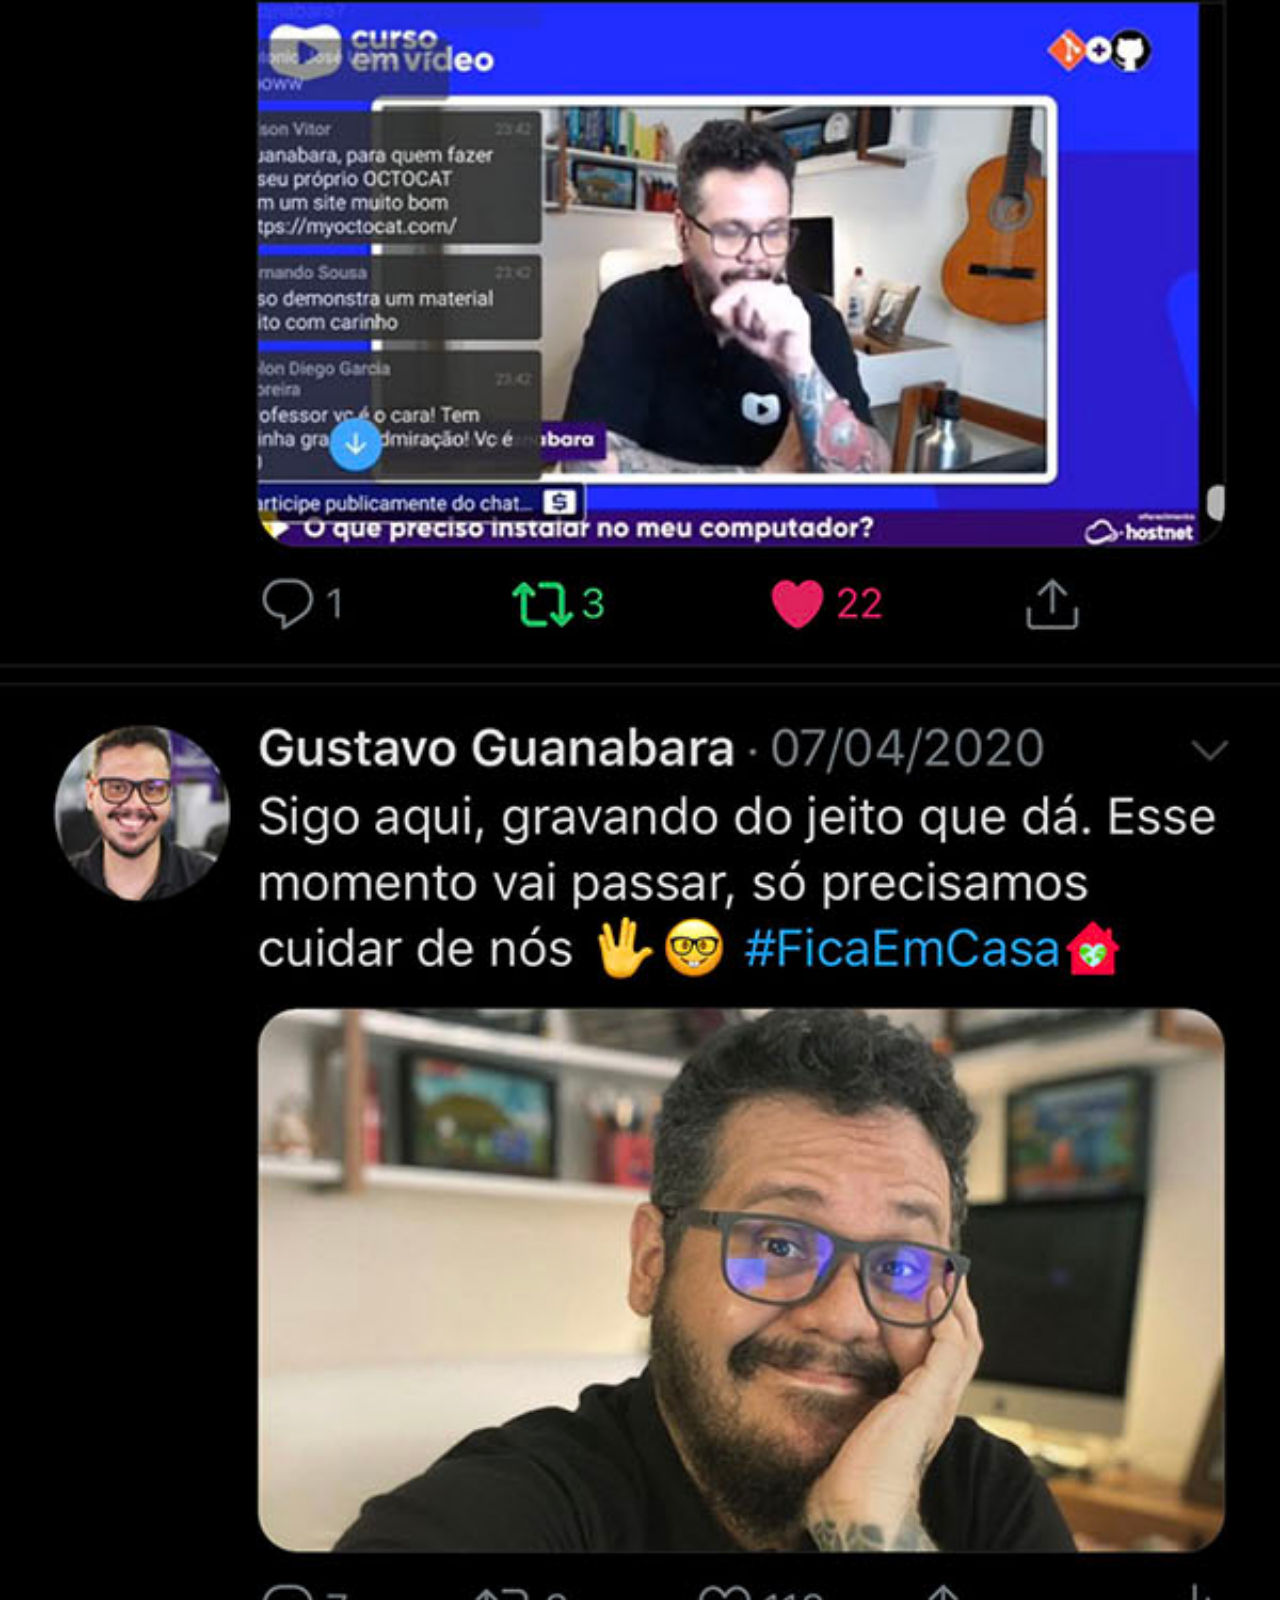
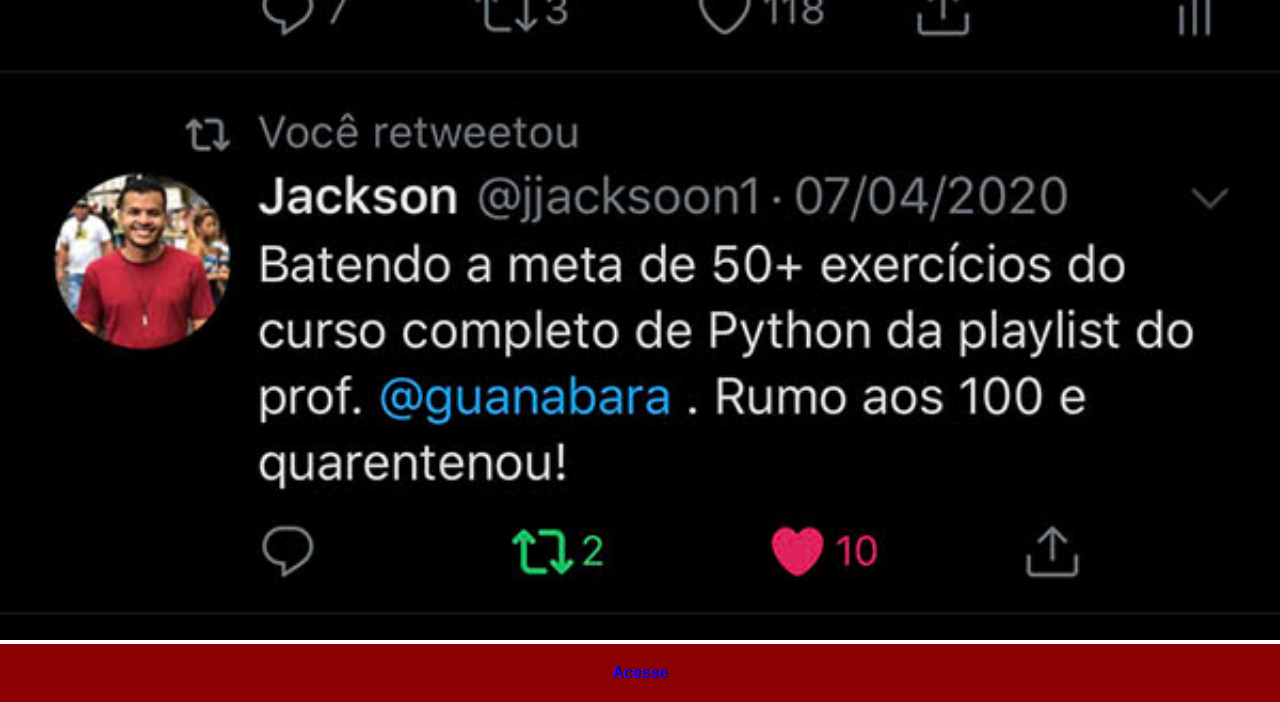
<file: projeto-social/twitter.html>
<!DOCTYPE html>
<html lang="pt-br">
<head>
    <meta charset="UTF-8">
    <meta http-equiv="X-UA-Compatible" content="IE=edge">
    <meta name="viewport" content="width=device-width, initial-scale=1.0">
    <title>Twitter</title>
    <link rel="stylesheet" href="estilos/social.css">
</head>
<body>
    <img src="imagens/tela-twitter.jpg" alt="Twitter">
    <a href="https://twitter.com/guanabara?ref_src=twsrc%5Egoogle%7Ctwcamp%5Eserp%7Ctwgr%5Eauthor" target="_blank">Acesse</a>
    
</body>
</html>
</file>
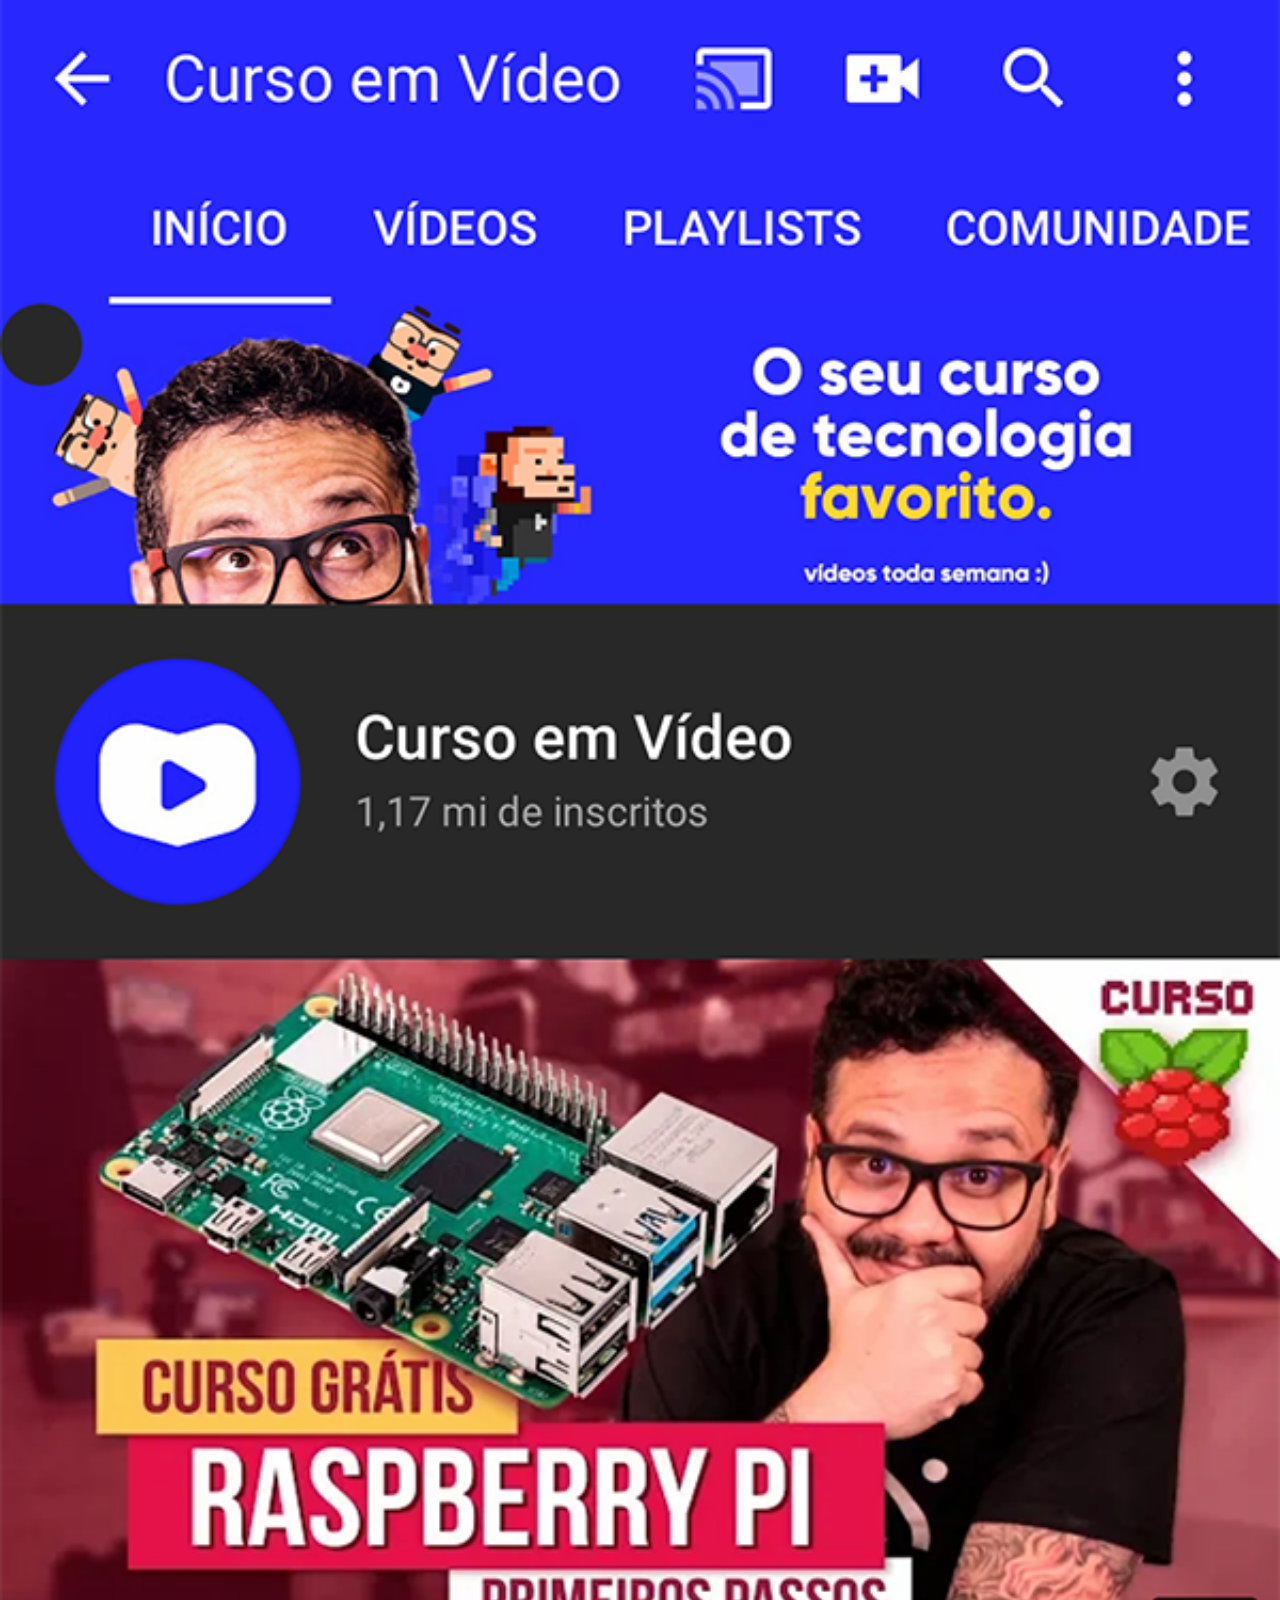
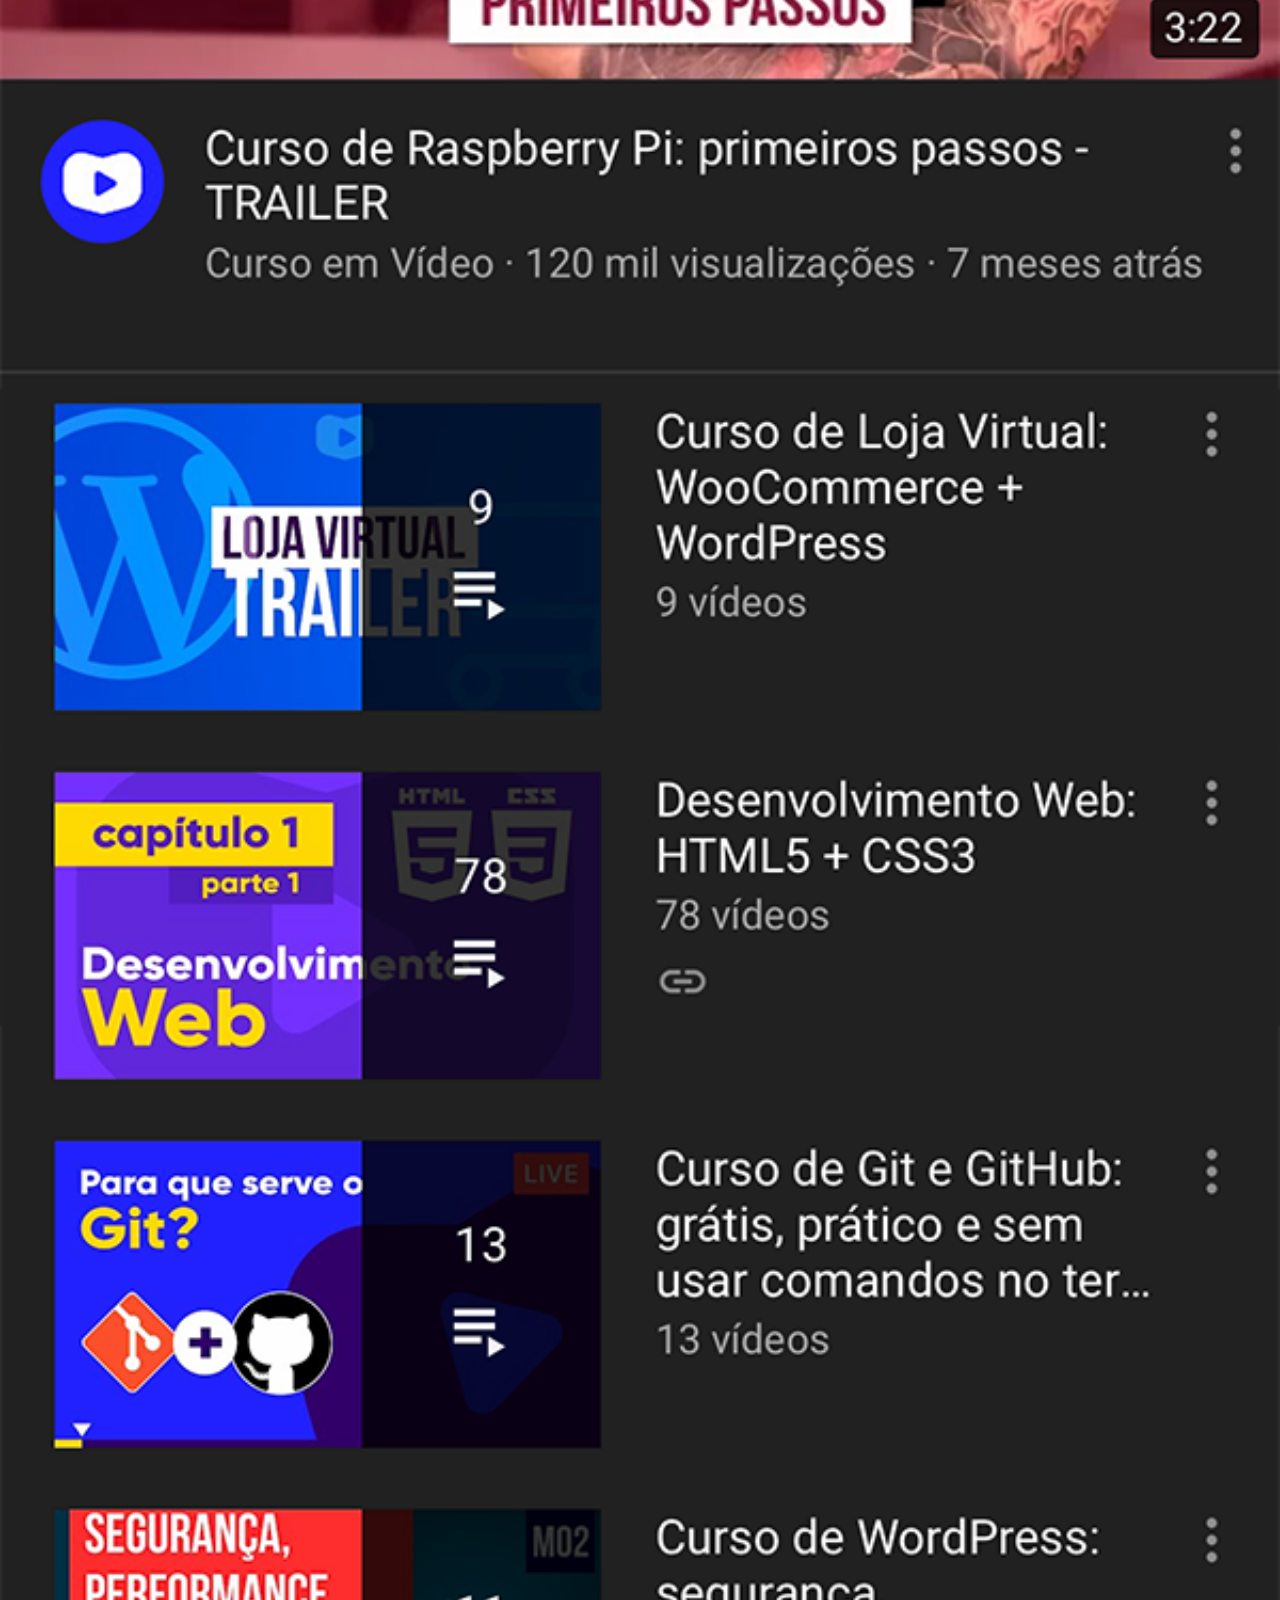
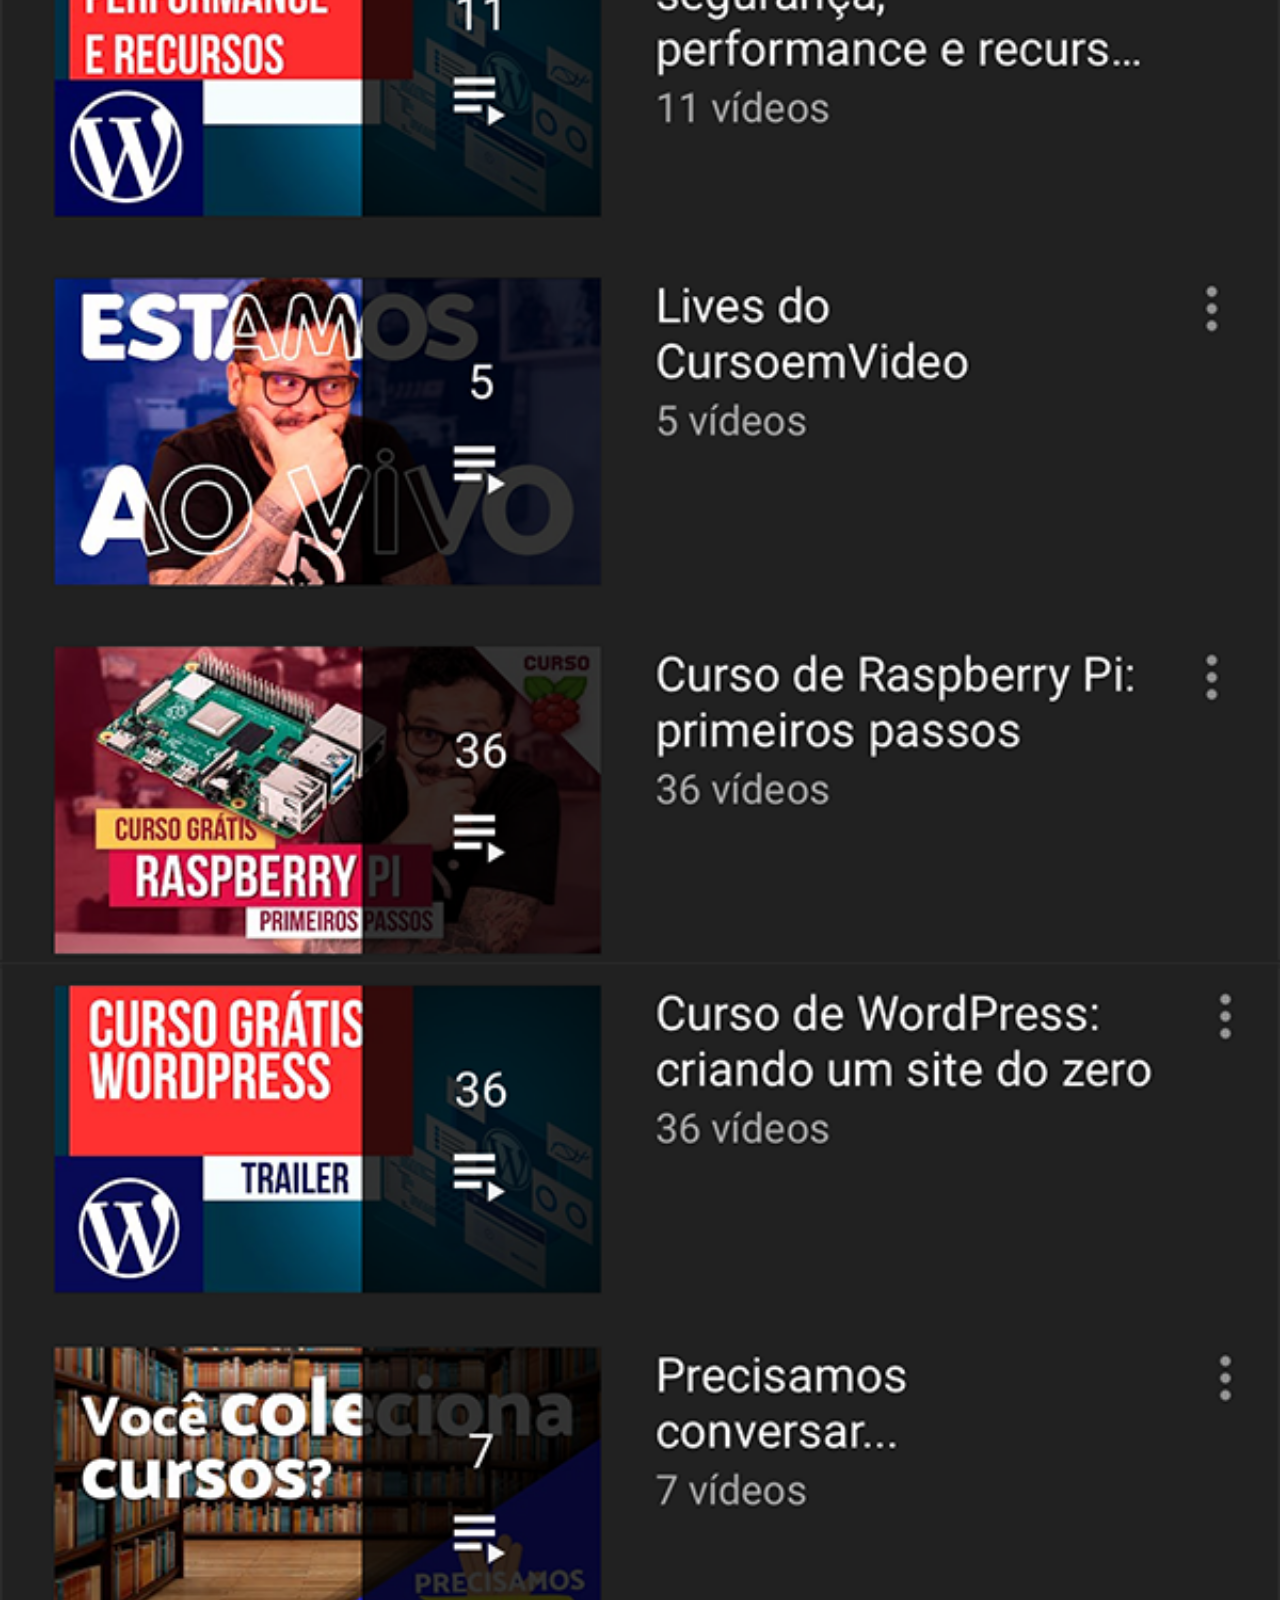
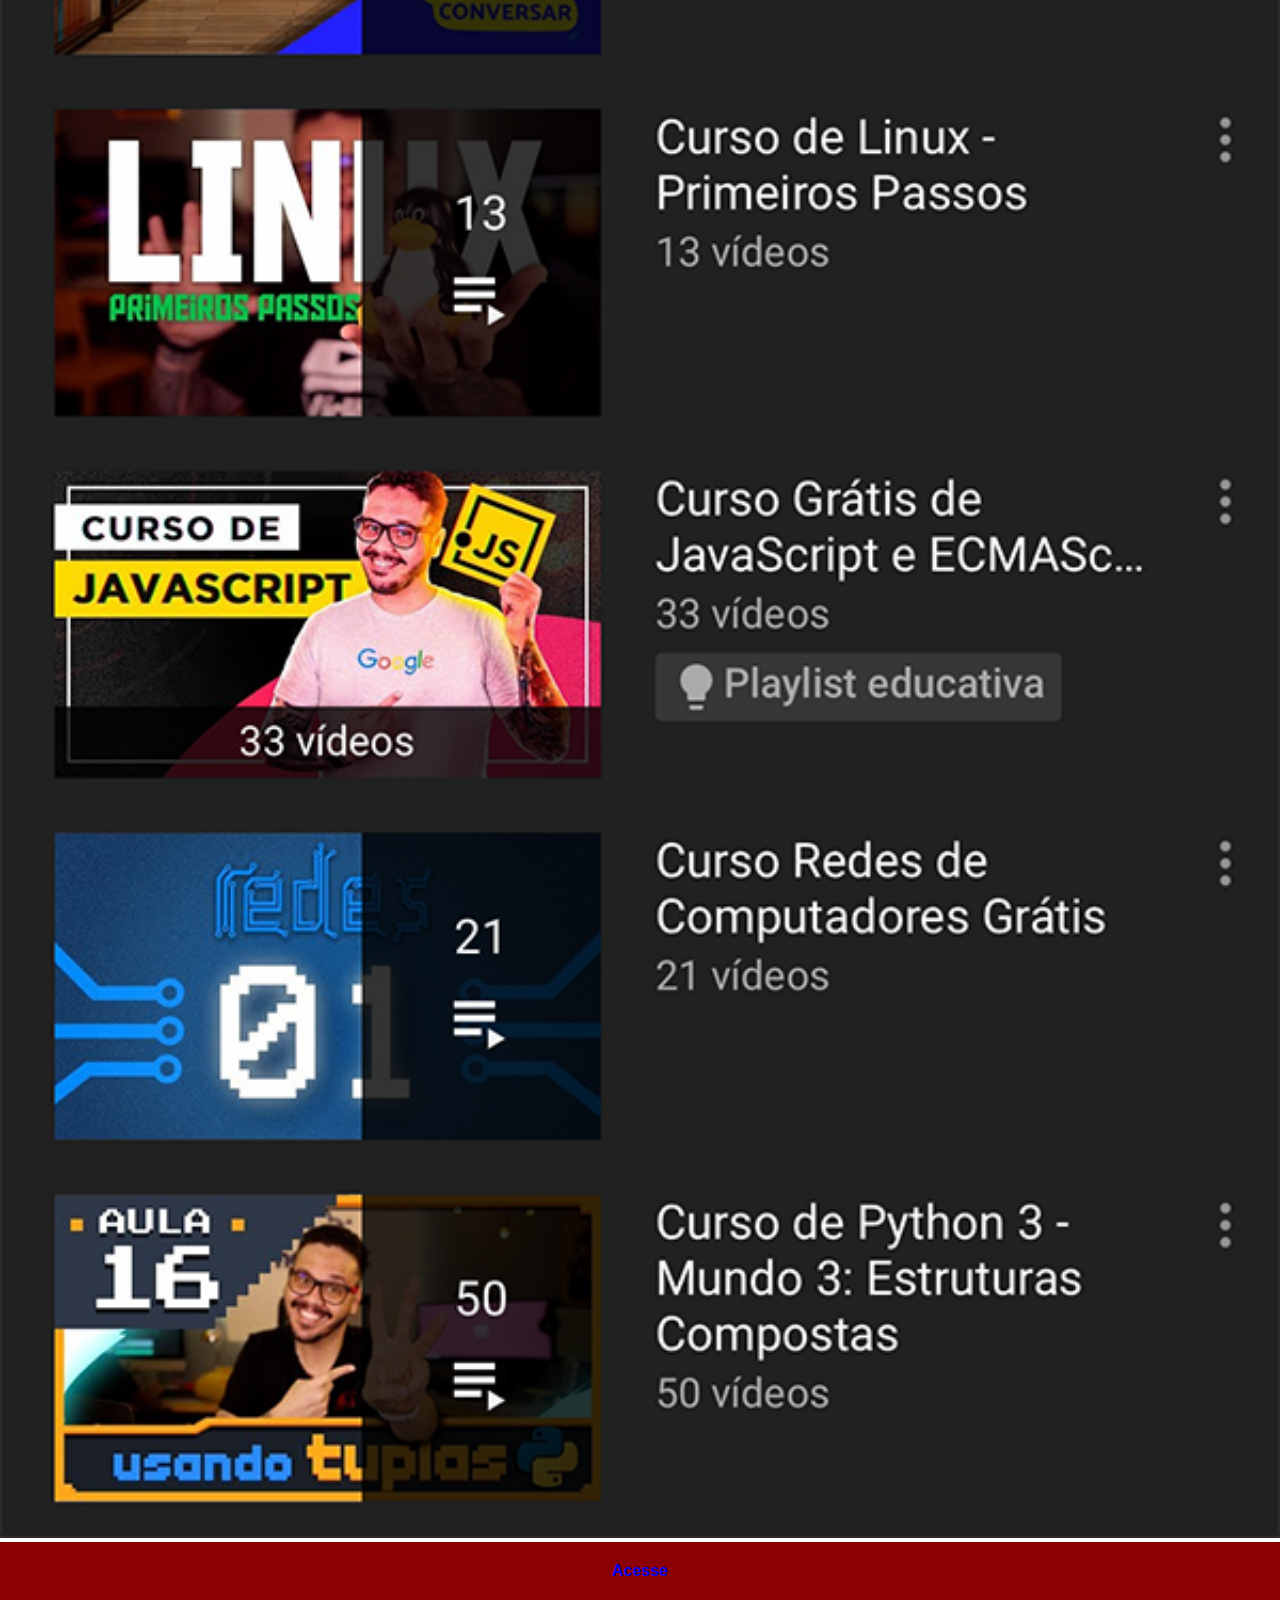
<file: projeto-social/youtube.html>
<!DOCTYPE html>
<html lang="pt-br">
<head>
    <meta charset="UTF-8">
    <meta http-equiv="X-UA-Compatible" content="IE=edge">
    <meta name="viewport" content="width=device-width, initial-scale=1.0">
    <title>YouTube</title>
    <link rel="stylesheet" href="estilos/social.css">
   
</head>
<body>
    <img src="imagens/tela-youtube.png" alt="Youtube">
    <a href="https://www.youtube.com/@CursoemVideo" target="_blank">Acesse</a>
    
</body>
</html>
</file>
<file: d012/estilo/nstyle.css>
@charset "UTF8";

@import url('https://fonts.googleapis.com/css2?family=Passion+One&display=swap');

@import url('https://fonts.googleapis.com/css2?family=Sriracha&display=swap');

:root{
    --fonte1: verdana, geneva, tahoma, sans serif;
    --fonte2: 'Passion One', cursive;
    --fonte3: 'Sriracha', cursive;

}

*{
    margin: 0px;
    padding: 0px;

}

html, body{
    font-family: var(--fonte1);
    min-height: 100vh;
    background-color: darkgrey;

}
header{
    background-color: black;
    color: white;
    text-align: center;

}
header > h1{

    font-size: 3em;
    font-family: var(--fonte2);
    padding-top: 50px;
   font-variant: small-caps;

}
header > p{
    padding-bottom: 50px;

}

header a, footer a {
    
    color: white;
    text-decoration: none;
    font-weight: bolder;
}

header a:hover, footer a:hover {
    text-decoration: underline;


}

section{
    font-size: 1.1em;
    font-family: var(--fonte3);
    line-height: 2em;
    padding-top: 20vh;
    padding-bottom: 10vh;
    padding-left: 30px;
}

section > p{
    padding-bottom: 2em;
}



section.normal{
    background-color: white;
    color: black;


}

section.imagem{
    background-attachment: fixed;
    box-shadow: inset 6px 6px 13px 0px rgba(0, 0, 0, 0.44);

    background-color: rgba(0, 0, 0, 0.537);
    color: white;

}
section.imagem > p{
    display: inline-block;
    padding: 5px;
    background-color: rgba(0, 0, 0, 0.2);
    text-shadow:1px 1px 0px black ;
    background-size: cover;
}

section#img01{
    background-image: url('../imagens/background001.jpg');
    background-position: right center;
}
section#img02{
    background-image: url('../imagens/background002.jpg');
    background-size: cover;

}


footer{
    background-color: black;
    color: white;
    text-align: center;
    padding: 10px;
}
</file>
<file: projeto-social/estilos/style.css>
@charset "UTF8";

*{
    margin: 0px;
    padding:0px;
    font-family: Arial, Helvetica, sans-serif;
}
html, body{
    height: 100vh;
    width:100vw ;
    background-color: black;
}
body{
    background:url(../imagens/fundo-madeira.jpg) no-repeat top center;
    background-size: cover;
    background-attachment: fixed;
}

main{
    height: 100vh;
    position: relative;
    
}

section#telefone{
    position: absolute;
    top: 50%;
    left: 50%;
    transform: translate(-50%, -50%);

    height: 627px;
    width: 311px;
    
    background: url('../imagens/frame-iphone.png') no-repeat;
}
iframe#tela{
    position: relative;
    top: 80px;
    left: 22px;
    width: 267px;
    height: 471px;
}
section#redes-sociais{
    text-align: right;
}


section#redes-sociais img{
    width: 50px;
   margin:10px;
   border-radius: 50%;
   box-shadow: 2px 2px 5px rgba(0, 0, 0, 0.401);
   box-sizing: border-box;
}
section#redes-sociais img:hover{
    border: 2px solid rgba(255, 255, 255, 0.647);
    transform: translate(-5px, -5px);
    box-shadow: 5px 5px 10px rgba(0, 0, 0, 0.595);
    transition: transform .5s, border .7s;
}
</file>
<file: D10/estilo/style.css>
@charset "UTF-8";

@import url('https://fonts.googleapis.com/css2?family=Bebas+Neue&display=swap');

@font-face {
    font-family: 'Android';
    src: url('../fontes/idroid.otf') format('opentype');
    font-weight:normal ;
}

:root{
    --cor0:#c5ebd6;
    --cor1:#83e1ad;
    --cor2:#3ddc84;
    --cor3:#2fa866;
    --cor4:#1a5c37;
    --cor5:#063d1e;

    --fonte-padrao: arial, verdana, helvetica, sans-serif;
    --fonte-destaque: 'Bebas Neue', 'cursive';
    --fonte-android: 'Android', 'cursive';

}

*{
    margin: 0px;
    padding: 0px;
}


body{
    background-color:#c5ebd6 ;
    font-family: var(--fonte-padrao);
}
a.externo::after {
    content: '\00A0\1f517' ; 
}



   header{
    background-image:linear-gradient(to bottom, var(--cor3), var(--cor5)) ;
    text-align: center;
    margin: auto;
    min-height: 150px;
    padding-top: 40px;

   }


   header > h1 {
    color: white ;
    font-family: var(--fonte-destaque);
    font-size: 3em;
    font-weight: normal;
    margin-bottom: 20px;
    text-shadow: 2px 2px 0px rgba(0, 0, 0, 0.561);


}
header > p {
    font-family: var(--fonte-padrao);
    font-size: 1.2 em;
    color: white;
    max-width: 500px;
    padding-right: 10px;
    padding-left: 10px;
    margin: auto;
    text-shadow: 2px 2px 0px rgba(0, 0, 0, 0.561);
    margin-bottom: 30px;
}

nav {
    background-color: var(--cor5);
    padding: 10px;
    text-shadow: 0px 7px 7px rgba(0, 0, 0, 0.811) ;
}
nav > a {
    color: var(--cor1);
    padding: 10px;
    border-radius: 5px;
    text-decoration: none ;
    font-weight: bold;
    transition-duration: 0.5s;


}

nav > a:hover {
    background-color: var(--cor3);
    color: var(--cor5);
}

main{
    min-width:300px ;
    max-width: 1000px;
    margin: auto;
    margin-bottom: 30px;
    padding: 20px;
    background-color: white;
    box-shadow: 0px 0px 10px rgba(0, 0, 0, 0.396);
    border-bottom-left-radius: 10px;
    border-bottom-right-radius: 10px;
}


main h1 {
    color: var(--cor5);
    font-family: var(--fonte-android);
    font-weight: normal;
    font-size: 1.8em;


}

main strong {
    color:#1a5c37;
    font-weight: bold;
    background-color: var(--cor1);
    
}

main a {
    text-decoration: none;
    font-weight: bold;
    color: var(--cor5);
    background-color: var(--cor1);
    padding: 2px 6px;
}

main a:hover {
    text-decoration: underline;
    font-weight: bold;

}
main  p
{

    margin: 15px 0px;
    text-align: justify;
    text-indent: 30px;
    font-size: 1em;
    line-height: 2em;
}
main h2 {
    font-family: var(--fonte-android);
    color: var(--cor4);
    font-size: 1.3em;
    font-weight: normal;
    background-image: linear-gradient(to right, var(--cor1), transparent);
    text-indent: 8px;
    
}
main h3{
    font-size: 1.1em;
}


main img{
    width: 100%;
}
main img.pequena{
   max-width: 350px;
    display:block;
    margin: auto;
    

}

div.video {
    background-color: var(--cor5);
    margin: 0px -20px 30px -20px;
    padding: 20px;
    padding-bottom: 59%;
    position: relative;
}
div.video > iframe {
    position: absolute;
    top:5%;
    left: 5%;
    width: 90%;
    height: 90%;
}



aside{
    background-color: var(--cor1);
    padding: 10px;
    border-radius: 10px;
    box-shadow: 3px 3px 8px rgba(67, 189, 122, 0.556);


}

aside h3{
    background-color: var(--cor4);
    color: white;
    padding: 10px;
    margin: -10px -10px 0px -10px;
    border-radius: 10px 10px 0px 0px;
}

aside > ul{
    list-style-type:'\2714\00A0\00A0' ;
    list-style-position: inside;
    columns: 2;
}



footer{
    background-color: var(--cor5);
    color: white;
    text-align: center;
    font-size: 0.8em;
    padding: 5px;
} 

footer a {
    color: white;
    font-weight: bolder;
    text-decoration: none;

}

footer a:hover{
    text-decoration: under;
    color: var(--cor1);
}
</file>
<file: projeto-social/estilos/social.css>
@charset "UTF8";

*{
    margin: 0px;
    padding: 0px;
    font-family: Arial, Helvetica, sans-serif;
}

::-webkit-scrollbar{
    width: 0px;
    height: 0px;

}
img{
    width: 100vw;

    
}
a{
    display: block;
    background-color: darkred;
    padding: 20px;
    text-align: center;
    font-weight: bolder;
    text-decoration: none;
}
a:hover{
    background-color: red;
    color: white;
}
</file>
